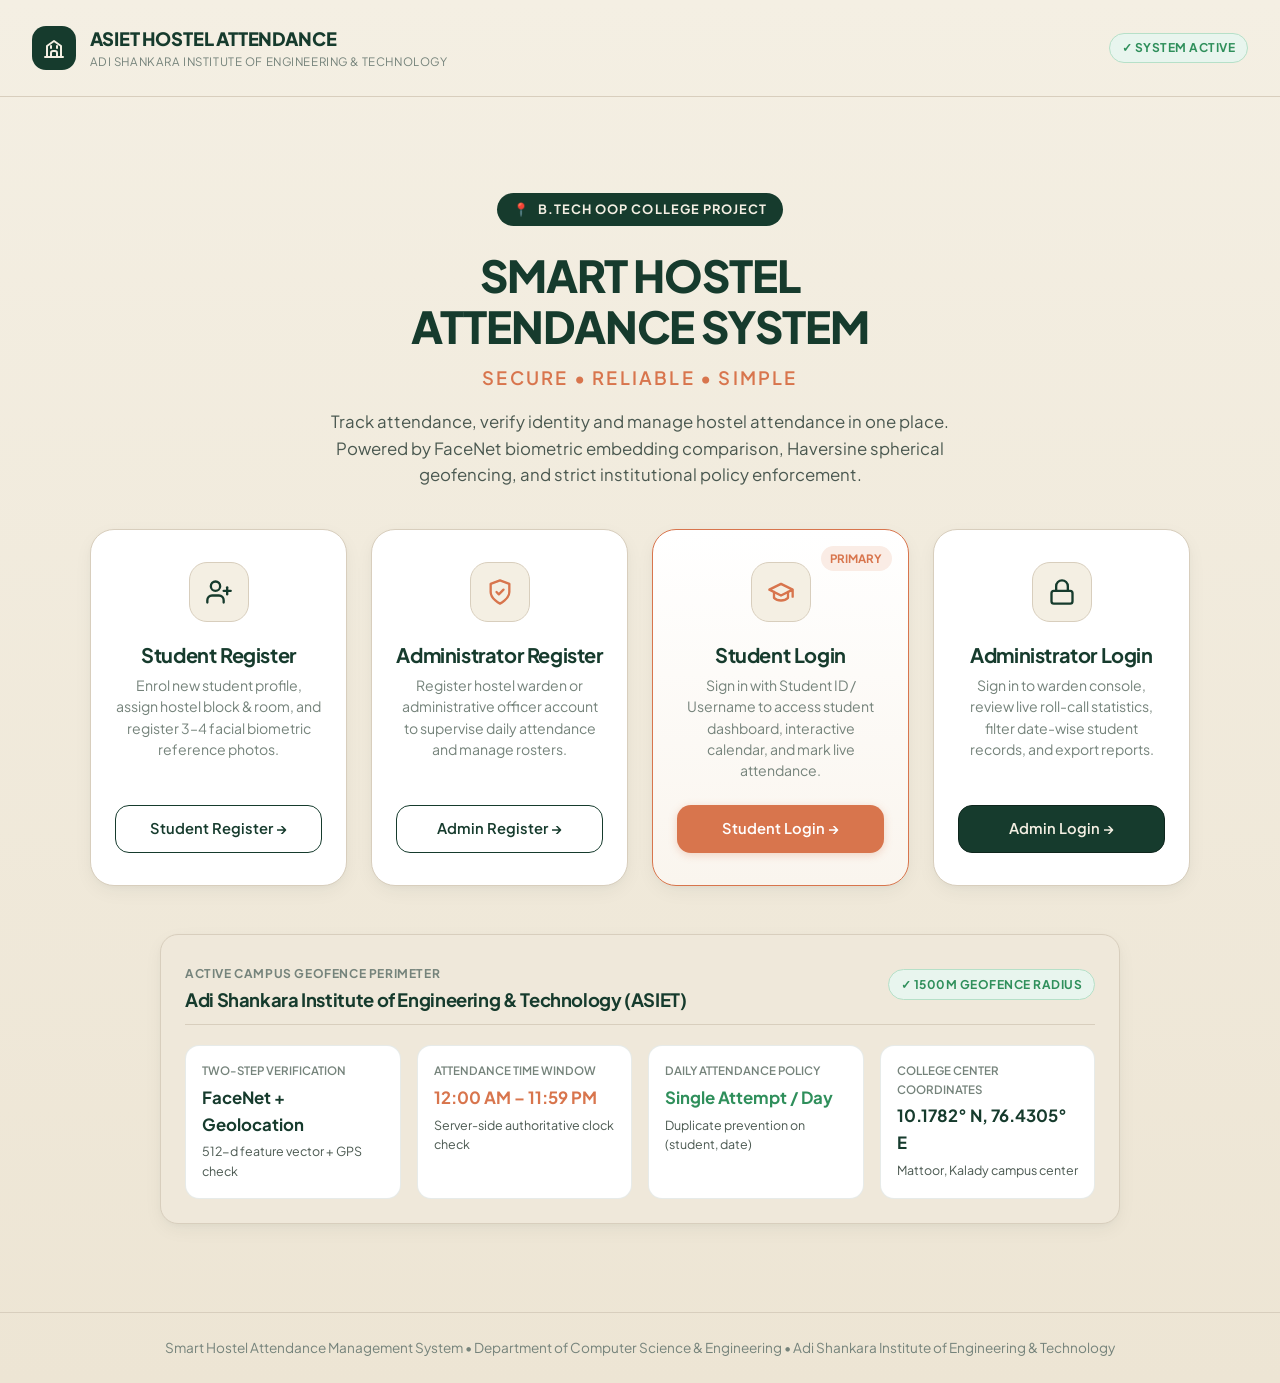
<file: frontend/index.html>
<!DOCTYPE html>
<html lang="en">
<head>
  <meta charset="UTF-8">
  <meta name="viewport" content="width=device-width, initial-scale=1.0">
  <title>Smart Hostel Attendance Management System | ASIET</title>
  <link rel="stylesheet" href="css/style.css">
</head>
<body style="background: linear-gradient(180deg, #F4EFE3 0%, #EDE5D4 100%);">

  <!-- Minimal Brand Header -->
  <header style="padding: 1.5rem 2rem; display: flex; justify-content: space-between; align-items: center; border-bottom: 1px solid var(--color-beige-border);">
    <div style="display: flex; align-items: center; gap: 0.85rem;">
      <div style="width: 44px; height: 44px; background: var(--color-forest-green); border-radius: var(--radius-md); display: flex; align-items: center; justify-content: center; color: var(--color-warm-cream);">
        <svg width="24" height="24" viewBox="0 0 24 24" fill="none" stroke="currentColor" stroke-width="2" stroke-linecap="round" stroke-linejoin="round"><path d="M3 21h18"/><path d="M5 21V10l7-5 7 5v11"/><path d="M9 21v-4a2 2 0 0 1 2-2h2a2 2 0 0 1 2 2v4"/><line x1="9" y1="10" x2="9" y2="12"/><line x1="15" y1="10" x2="15" y2="12"/></svg>
      </div>
      <div>
        <div style="font-weight: 800; font-size: 1.15rem; color: var(--color-forest-green); letter-spacing: -0.01em;">ASIET HOSTEL ATTENDANCE</div>
        <div style="font-size: 0.72rem; color: var(--text-muted); text-transform: uppercase; letter-spacing: 0.05em;">Adi Shankara Institute of Engineering & Technology</div>
      </div>
    </div>
    <div>
      <span class="badge badge-present">✓ SYSTEM ACTIVE</span>
    </div>
  </header>

  <!-- Hero Section -->
  <main class="container" style="flex: 1; display: flex; flex-direction: column; justify-content: center; padding-top: 2.5rem; padding-bottom: 3.5rem;">
    <div class="landing-hero">
      <div class="landing-badge">
        <span>📍</span> B.TECH OOP COLLEGE PROJECT
      </div>
      
      <h1 class="landing-title">
        SMART HOSTEL<br>ATTENDANCE SYSTEM
      </h1>
      
      <p class="landing-subtitle">
        Secure • Reliable • Simple
      </p>
      
      <p class="landing-desc">
        Track attendance, verify identity and manage hostel attendance in one place. Powered by FaceNet biometric embedding comparison, Haversine spherical geofencing, and strict institutional policy enforcement.
      </p>

      <!-- The 4 Major Options Required by User -->
      <div class="landing-options-grid">
        <!-- 1. Student Register -->
        <div class="landing-option-card">
          <div>
            <div class="option-icon" style="color: var(--color-forest-green);">
              <svg width="28" height="28" viewBox="0 0 24 24" fill="none" stroke="currentColor" stroke-width="2" stroke-linecap="round" stroke-linejoin="round"><path d="M16 21v-2a4 4 0 0 0-4-4H6a4 4 0 0 0-4 4v2"/><circle cx="9" cy="7" r="4"/><line x1="19" y1="8" x2="19" y2="14"/><line x1="22" y1="11" x2="16" y2="11"/></svg>
            </div>
            <h3 class="option-title">Student Register</h3>
            <p class="option-desc">Enrol new student profile, assign hostel block & room, and register 3–4 facial biometric reference photos.</p>
          </div>
          <a href="register.html" class="btn btn-outline btn-block">
            Student Register →
          </a>
        </div>

        <!-- 2. Administrator Register -->
        <div class="landing-option-card">
          <div>
            <div class="option-icon" style="color: var(--color-orange-accent);">
              <svg width="28" height="28" viewBox="0 0 24 24" fill="none" stroke="currentColor" stroke-width="2" stroke-linecap="round" stroke-linejoin="round"><path d="M12 22s8-4 8-10V5l-8-3-8 3v7c0 6 8 10 8 10z"/><path d="m9 12 2 2 4-4"/></svg>
            </div>
            <h3 class="option-title">Administrator Register</h3>
            <p class="option-desc">Register hostel warden or administrative officer account to supervise daily attendance and manage rosters.</p>
          </div>
          <a href="admin-register.html" class="btn btn-outline btn-block">
            Admin Register →
          </a>
        </div>

        <!-- 3. Student Login -->
        <div class="landing-option-card highlight">
          <span class="card-badge" style="background: var(--color-orange-subtle); color: var(--color-orange-accent);">PRIMARY</span>
          <div>
            <div class="option-icon" style="color: var(--color-orange-accent);">
              <svg width="28" height="28" viewBox="0 0 24 24" fill="none" stroke="currentColor" stroke-width="2" stroke-linecap="round" stroke-linejoin="round"><path d="M22 10v6M2 10l10-5 10 5-10 5z"/><path d="M6 12v5c3 3 9 3 12 0v-5"/></svg>
            </div>
            <h3 class="option-title">Student Login</h3>
            <p class="option-desc">Sign in with Student ID / Username to access student dashboard, interactive calendar, and mark live attendance.</p>
          </div>
          <a href="login.html" class="btn btn-primary btn-block">
            Student Login →
          </a>
        </div>

        <!-- 4. Administrator Login -->
        <div class="landing-option-card">
          <div>
            <div class="option-icon" style="color: var(--color-forest-green);">
              <svg width="28" height="28" viewBox="0 0 24 24" fill="none" stroke="currentColor" stroke-width="2" stroke-linecap="round" stroke-linejoin="round"><rect x="3" y="11" width="18" height="11" rx="2" ry="2"/><path d="M7 11V7a5 5 0 0 1 10 0v4"/></svg>
            </div>
            <h3 class="option-title">Administrator Login</h3>
            <p class="option-desc">Sign in to warden console, review live roll-call statistics, filter date-wise student records, and export reports.</p>
          </div>
          <a href="admin-login.html" class="btn btn-forest btn-block">
            Admin Login →
          </a>
        </div>
      </div>

      <!-- Campus Architecture Feature Overview (Warm Cream Card) -->
      <div class="card card-warm" style="max-width: 960px; margin: 0 auto; text-align: left; border-color: var(--color-beige-border);">
        <div style="display: flex; justify-content: space-between; align-items: center; border-bottom: 1px solid var(--color-beige-border); padding-bottom: 0.85rem; margin-bottom: 1.25rem; flex-wrap: wrap; gap: 0.75rem;">
          <div>
            <span style="font-size: 0.75rem; text-transform: uppercase; font-weight: 700; color: var(--text-muted); letter-spacing: 0.05em;">Active Campus Geofence Perimeter</span>
            <h4 style="font-size: 1.15rem; color: var(--color-forest-green); margin-top: 0.2rem;">Adi Shankara Institute of Engineering & Technology (ASIET)</h4>
          </div>
          <span class="badge badge-present">✓ 1500m GEOFENCE RADIUS</span>
        </div>

        <div style="display: grid; grid-template-columns: repeat(auto-fit, minmax(200px, 1fr)); gap: 1rem;">
          <div style="background: var(--bg-surface-card); padding: 1rem; border-radius: var(--radius-md); border: 1px solid var(--border-light);">
            <div style="font-size: 0.72rem; color: var(--text-muted); font-weight: 600; text-transform: uppercase;">Two-Step Verification</div>
            <div style="font-weight: 700; font-size: 1.05rem; color: var(--color-forest-green); margin: 0.25rem 0;">FaceNet + Geolocation</div>
            <div style="font-size: 0.78rem; color: var(--text-secondary);">512-d feature vector + GPS check</div>
          </div>

          <div style="background: var(--bg-surface-card); padding: 1rem; border-radius: var(--radius-md); border: 1px solid var(--border-light);">
            <div style="font-size: 0.72rem; color: var(--text-muted); font-weight: 600; text-transform: uppercase;">Attendance Time Window</div>
            <div style="font-weight: 700; font-size: 1.05rem; color: var(--color-orange-accent); margin: 0.25rem 0;">12:00 AM – 11:59 PM</div>
            <div style="font-size: 0.78rem; color: var(--text-secondary);">Server-side authoritative clock check</div>
          </div>

          <div style="background: var(--bg-surface-card); padding: 1rem; border-radius: var(--radius-md); border: 1px solid var(--border-light);">
            <div style="font-size: 0.72rem; color: var(--text-muted); font-weight: 600; text-transform: uppercase;">Daily Attendance Policy</div>
            <div style="font-weight: 700; font-size: 1.05rem; color: var(--status-present); margin: 0.25rem 0;">Single Attempt / Day</div>
            <div style="font-size: 0.78rem; color: var(--text-secondary);">Duplicate prevention on (student, date)</div>
          </div>

          <div style="background: var(--bg-surface-card); padding: 1rem; border-radius: var(--radius-md); border: 1px solid var(--border-light);">
            <div style="font-size: 0.72rem; color: var(--text-muted); font-weight: 600; text-transform: uppercase;">College Center Coordinates</div>
            <div style="font-weight: 700; font-size: 1.05rem; color: var(--color-forest-green); margin: 0.25rem 0;">10.1782° N, 76.4305° E</div>
            <div style="font-size: 0.78rem; color: var(--text-secondary);">Mattoor, Kalady campus center</div>
          </div>
        </div>
      </div>
    </div>
  </main>

  <!-- Footer -->
  <footer style="padding: 1.5rem 2rem; border-top: 1px solid var(--color-beige-border); text-align: center; font-size: 0.85rem; color: var(--text-muted);">
    Smart Hostel Attendance Management System • Department of Computer Science & Engineering • Adi Shankara Institute of Engineering & Technology
  </footer>

</body>
</html>
</file>
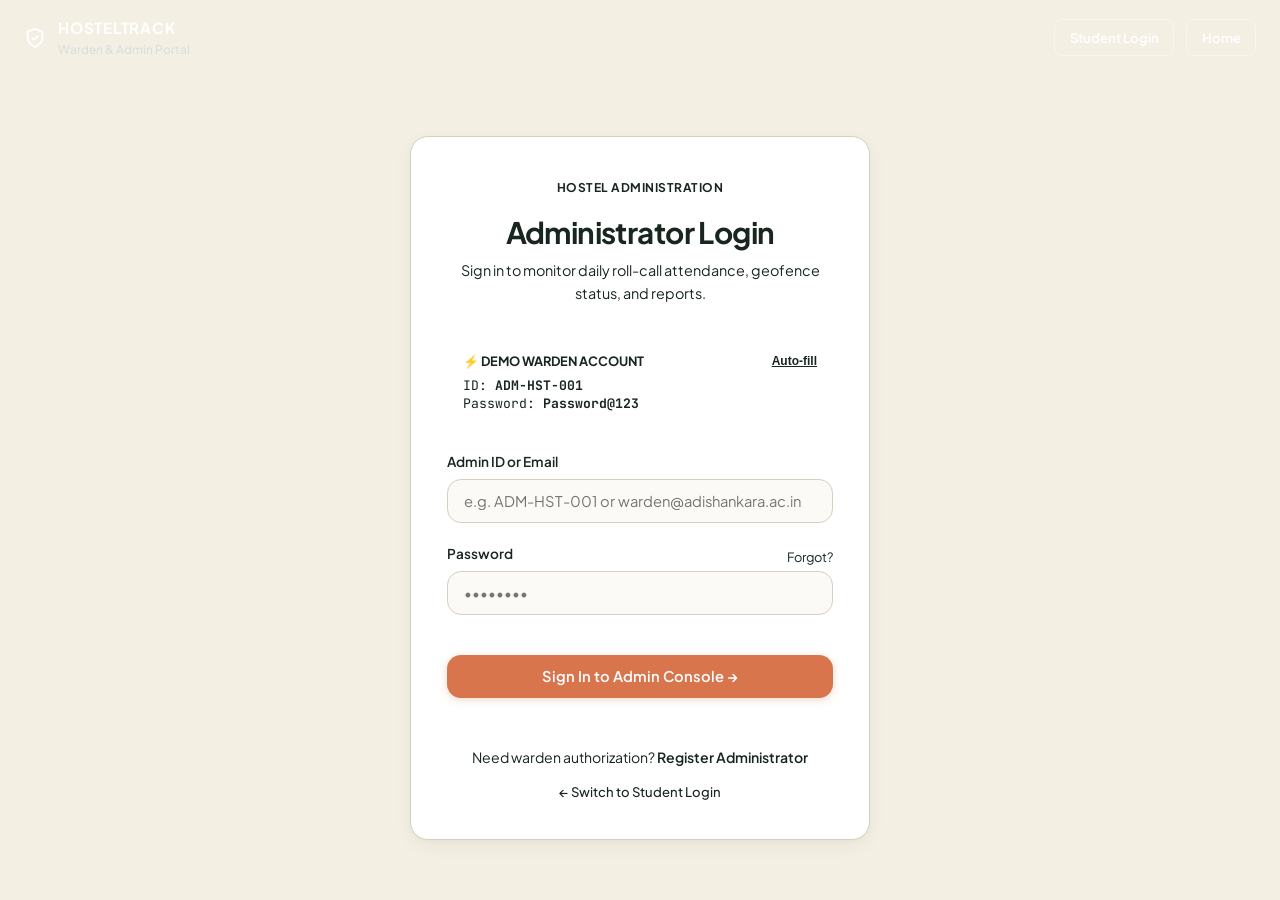
<file: frontend/admin-dashboard.html>
<!DOCTYPE html>
<html lang="en">
<head>
  <meta charset="UTF-8">
  <meta name="viewport" content="width=device-width, initial-scale=1.0">
  <title>Hostel Administrator Dashboard | Smart Hostel Attendance System</title>
  <link rel="stylesheet" href="css/style.css">
  <style>
    .donut-container {
      display: flex;
      align-items: center;
      gap: 2rem;
      flex-wrap: wrap;
    }
    .donut-chart-svg {
      width: 150px;
      height: 150px;
      transform: rotate(-90deg);
    }
    .donut-legend {
      display: flex;
      flex-direction: column;
      gap: 0.6rem;
      font-size: 0.88rem;
    }
    .legend-item {
      display: flex;
      align-items: center;
      gap: 0.5rem;
    }
    .legend-color {
      width: 12px;
      height: 12px;
      border-radius: 3px;
    }
    .modal-overlay {
      display: none;
      position: fixed;
      top: 0;
      left: 0;
      width: 100%;
      height: 100%;
      background: rgba(22, 59, 45, 0.45);
      backdrop-filter: blur(4px);
      z-index: 1000;
      align-items: center;
      justify-content: center;
      padding: 1.5rem;
    }
  </style>
</head>
<body>

  <!-- Mobile Top Bar Header -->
  <header class="mobile-header">
    <div style="display: flex; align-items: center; gap: 0.6rem;">
      <span style="display: flex; align-items: center; color: #fff;"><svg width="22" height="22" viewBox="0 0 24 24" fill="none" stroke="currentColor" stroke-width="2" stroke-linecap="round" stroke-linejoin="round"><path d="M12 22s8-4 8-10V5l-8-3-8 3v7c0 6 8 10 8 10z"/><path d="m9 12 2 2 4-4"/></svg></span>
      <span class="mobile-brand">Admin Console</span>
    </div>
    <button class="btn btn-sm btn-outline" onclick="Auth.logout()" style="color: #fff; border-color: rgba(255,255,255,0.4); padding: 0.25rem 0.6rem;">
      Logout
    </button>
  </header>

  <div class="app-layout">
    <!-- Desktop Left Navigation Sidebar (Dark Forest Green #163B2D) -->
    <aside class="sidebar" id="sidebar">
      <div class="sidebar-header">
        <div class="sidebar-logo-icon">
          <svg width="22" height="22" viewBox="0 0 24 24" fill="none" stroke="currentColor" stroke-width="2" stroke-linecap="round" stroke-linejoin="round"><path d="M12 22s8-4 8-10V5l-8-3-8 3v7c0 6 8 10 8 10z"/><path d="m9 12 2 2 4-4"/></svg>
        </div>
        <div>
          <div class="sidebar-brand-name">HOSTELTRACK</div>
          <div class="sidebar-brand-sub">WARDEN ADMIN</div>
        </div>
      </div>

      <ul class="sidebar-nav">
        <li>
          <a href="admin-dashboard.html" class="sidebar-link active">
            <span class="link-icon">📊</span>
            <span>Roll-Call Overview</span>
          </a>
        </li>
        <li>
          <a href="admin-students.html" class="sidebar-link">
            <span class="link-icon">👥</span>
            <span>Resident Students</span>
          </a>
        </li>
        <li>
          <a href="javascript:void(0)" onclick="AdminDashboardController.openSettingsModal()" class="sidebar-link">
            <span class="link-icon">📍</span>
            <span>Geofence & Rules</span>
          </a>
        </li>
        <li>
          <a href="javascript:void(0)" onclick="AdminDashboardController.exportCsv()" class="sidebar-link">
            <span class="link-icon">📥</span>
            <span>Export CSV</span>
          </a>
        </li>
        <li style="margin-top: auto;">
          <a href="javascript:void(0)" onclick="Auth.logout()" class="sidebar-link" style="color: #F1C4BF;">
            <span class="link-icon">🚪</span>
            <span>Logout</span>
          </a>
        </li>
      </ul>

      <div class="sidebar-footer">
        <div class="user-badge">
          <div class="user-avatar" id="admin-sidebar-avatar">W</div>
          <div class="user-info">
            <div class="user-name" id="admin-sidebar-name">Warden</div>
            <div class="user-role" id="admin-sidebar-role">Administrator</div>
          </div>
        </div>
      </div>
    </aside>

    <!-- Main Content Area -->
    <main class="main-wrapper">
      <!-- Topbar Header -->
      <div class="topbar">
        <div>
          <h1 class="topbar-greeting">
            <span id="admin-greeting">Good Morning</span>, <span id="admin-name-display">Warden</span>
          </h1>
          <p class="topbar-subtitle">
            Hostel: <strong id="admin-hostel-display" style="color: var(--color-primary);">Adi Shankara Main Campus Hostel</strong> • 
            <span id="admin-header-date" style="font-weight: 600; color: var(--color-accent);">September 26, 2026</span>
          </p>
        </div>

        <div class="topbar-actions" style="display: flex; gap: 0.75rem; align-items: center; flex-wrap: wrap;">
          <div style="display: flex; align-items: center; gap: 0.5rem; background: var(--color-surface); padding: 0.35rem 0.75rem; border-radius: var(--radius-sm); border: 1px solid var(--color-card-border);">
            <label for="admin-date-picker" style="font-size: 0.8rem; font-weight: 600; color: var(--color-text-secondary);">Date:</label>
            <input 
              type="date" 
              id="admin-date-picker" 
              class="form-control" 
              style="padding: 0.25rem 0.5rem; font-size: 0.85rem; width: auto; border: none; background: transparent;"
              onchange="AdminDashboardController.onDateFilterChange()"
            >
          </div>

          <button type="button" class="btn btn-secondary btn-sm" onclick="AdminDashboardController.exportCsv()">
            <span>📥</span> Export CSV
          </button>
        </div>
      </div>

      <!-- 4 MAJOR SUMMARY CARDS -->
      <div class="stats-grid" style="margin-bottom: 1.5rem;">
        <!-- Card 1: Total Students -->
        <div class="stat-card">
          <span class="stat-label">Total Resident Students</span>
          <div class="stat-value" id="stat-total-students">0</div>
          <span class="stat-trend" style="color: var(--color-text-secondary);">Enrolled hostel residents</span>
        </div>

        <!-- Card 2: Present (Green) -->
        <div class="stat-card" style="border-left: 4px solid var(--color-success);">
          <span class="stat-label" style="color: var(--color-success);">Present (Roll-Call)</span>
          <div class="stat-value" id="stat-present-count" style="color: var(--color-success);">0</div>
          <span class="stat-trend" style="color: var(--color-success);">Face & GPS Verified</span>
        </div>

        <!-- Card 3: Absent (Red) -->
        <div class="stat-card" style="border-left: 4px solid var(--color-alert);">
          <span class="stat-label" style="color: var(--color-alert);">Absent / Outside</span>
          <div class="stat-value" id="stat-absent-count" style="color: var(--color-alert);">0</div>
          <span class="stat-trend" style="color: var(--color-alert);">Marked or auto-closed</span>
        </div>

        <!-- Card 4: Not Marked (Grey) -->
        <div class="stat-card" style="border-left: 4px solid var(--color-text-secondary);">
          <span class="stat-label" style="color: var(--color-text-secondary);">Awaiting Roll-Call</span>
          <div class="stat-value" id="stat-not-marked-count" style="color: var(--color-text-secondary);">0</div>
          <span class="stat-trend" style="color: var(--color-text-secondary);">Window open (09:00 - 17:00)</span>
        </div>
      </div>

      <!-- Analytics & Geofence Overview (Donut Chart + Rules Card) -->
      <div style="display: grid; grid-template-columns: repeat(auto-fit, minmax(320px, 1fr)); gap: 1.25rem; margin-bottom: 1.5rem;">
        
        <!-- Donut Chart Card -->
        <div class="card">
          <div class="card-header">
            <h3 class="card-title">Attendance Distribution</h3>
            <span class="badge badge-present" id="stat-compliance-badge">0% Turnout</span>
          </div>

          <div class="donut-container">
            <div style="position: relative; width: 150px; height: 150px; flex-shrink: 0;">
              <svg class="donut-chart-svg" viewBox="0 0 42 42">
                <!-- Base background circle -->
                <circle cx="21" cy="21" r="15.91549430918954" fill="transparent" stroke="#E8E0D1" stroke-width="5"></circle>
                <!-- Present segment (Green) -->
                <circle id="donut-present" cx="21" cy="21" r="15.91549430918954" fill="transparent" stroke="#2F8F5B" stroke-width="5" stroke-dasharray="0 100" stroke-dashoffset="0"></circle>
                <!-- Absent segment (Red) -->
                <circle id="donut-absent" cx="21" cy="21" r="15.91549430918954" fill="transparent" stroke="#C85A50" stroke-width="5" stroke-dasharray="0 100" stroke-dashoffset="0"></circle>
                <!-- Not Marked segment (Grey) -->
                <circle id="donut-notmarked" cx="21" cy="21" r="15.91549430918954" fill="transparent" stroke="#8B8B82" stroke-width="5" stroke-dasharray="0 100" stroke-dashoffset="0"></circle>
              </svg>
              <!-- Center percentage label -->
              <div style="position: absolute; top: 0; left: 0; width: 100%; height: 100%; display: flex; flex-direction: column; align-items: center; justify-content: center; pointer-events: none;">
                <span id="donut-center-pct" style="font-size: 1.35rem; font-weight: 700; color: var(--color-primary); line-height: 1;">0%</span>
                <span style="font-size: 0.65rem; color: var(--color-text-secondary); text-transform: uppercase;">Present</span>
              </div>
            </div>

            <div class="donut-legend">
              <div class="legend-item">
                <span class="legend-color" style="background: var(--color-success);"></span>
                <span>Present: <strong id="legend-present">0</strong></span>
              </div>
              <div class="legend-item">
                <span class="legend-color" style="background: var(--color-alert);"></span>
                <span>Absent: <strong id="legend-absent">0</strong></span>
              </div>
              <div class="legend-item">
                <span class="legend-color" style="background: var(--color-neutral-grey);"></span>
                <span>Not Marked: <strong id="legend-notmarked">0</strong></span>
              </div>
            </div>
          </div>
        </div>

        <!-- Institutional Geofence & Rules Card -->
        <div class="card">
          <div class="card-header">
            <h3 class="card-title">Enforced Verification Rules</h3>
            <button class="btn btn-sm btn-outline" onclick="AdminDashboardController.openSettingsModal()">
              ⚙️ Modify
            </button>
          </div>
          <div style="display: flex; flex-direction: column; gap: 0.75rem; font-size: 0.88rem;">
            <div style="display: flex; justify-content: space-between; border-bottom: 1px solid var(--color-card-border); padding-bottom: 0.5rem;">
              <span style="color: var(--color-text-secondary);">Hostel GPS Coordinates</span>
              <strong style="font-family: var(--font-mono); color: var(--color-primary);" id="rule-coords">10.1782° N, 76.4305° E</strong>
            </div>
            <div style="display: flex; justify-content: space-between; border-bottom: 1px solid var(--color-card-border); padding-bottom: 0.5rem;">
              <span style="color: var(--color-text-secondary);">Allowed Geofence Radius</span>
              <strong style="color: var(--color-accent);" id="rule-radius">1500 meters (1.5 km)</strong>
            </div>
            <div style="display: flex; justify-content: space-between; border-bottom: 1px solid var(--color-card-border); padding-bottom: 0.5rem;">
              <span style="color: var(--color-text-secondary);">Roll-Call Time Window</span>
              <strong style="color: var(--color-primary);" id="rule-window">09:00 AM – 05:00 PM</strong>
            </div>
            <div style="display: flex; justify-content: space-between;">
              <span style="color: var(--color-text-secondary);">Biometric Engine</span>
              <strong style="color: var(--color-success);">FaceNet 512-d (Zero OpenCV)</strong>
            </div>
          </div>
        </div>

      </div>

      <!-- ATTENDANCE REGISTER TABLE SECTION -->
      <div class="card" style="padding: 1.25rem;">
        <div style="display: flex; justify-content: space-between; align-items: center; margin-bottom: 1.25rem; flex-wrap: wrap; gap: 0.75rem;">
          <div>
            <h3 class="card-title" style="margin: 0;">Resident Roll-Call Register</h3>
            <span style="font-size: 0.85rem; color: var(--color-text-secondary);">Click any student row to view full details and recent check-in log.</span>
          </div>

          <!-- Search and Filter Controls -->
          <div style="display: flex; gap: 0.5rem; flex-wrap: wrap;">
            <input 
              type="text" 
              id="admin-student-search" 
              class="form-control" 
              placeholder="Search name, ID, room..." 
              style="width: 220px; font-size: 0.85rem; padding: 0.4rem 0.75rem;"
              oninput="AdminDashboardController.filterTable()"
            >
            <select id="admin-status-filter" class="form-control" style="width: auto; font-size: 0.85rem; padding: 0.4rem 0.75rem;" onchange="AdminDashboardController.filterTable()">
              <option value="ALL">All Statuses</option>
              <option value="PRESENT">Present</option>
              <option value="ABSENT">Absent</option>
              <option value="NOT_MARKED">Not Marked</option>
            </select>
          </div>
        </div>

        <!-- Table -->
        <div class="table-container">
          <table class="data-table">
            <thead>
              <tr>
                <th>Student ID</th>
                <th>Resident Name</th>
                <th>Room</th>
                <th>Program</th>
                <th>Roll-Call Status</th>
                <th>Geofence Status</th>
                <th>Time</th>
                <th>Distance</th>
                <th>Action</th>
              </tr>
            </thead>
            <tbody id="admin-attendance-tbody">
              <tr>
                <td colspan="9" style="text-align: center; padding: 2.5rem; color: var(--color-text-secondary);">
                  Loading attendance records...
                </td>
              </tr>
            </tbody>
          </table>
        </div>
      </div>

    </main>
  </div>

  <!-- Mobile Bottom Navigation Bar -->
  <nav class="mobile-bottom-nav">
    <ul class="mobile-nav-items">
      <li>
        <a href="admin-dashboard.html" class="mobile-nav-link active">
          <span class="nav-icon">📊</span>
          <span>Overview</span>
        </a>
      </li>
      <li>
        <a href="admin-students.html" class="mobile-nav-link">
          <span class="nav-icon">👥</span>
          <span>Students</span>
        </a>
      </li>
      <li>
        <a href="javascript:void(0)" onclick="AdminDashboardController.openSettingsModal()" class="mobile-nav-link">
          <span class="nav-icon">⚙️</span>
          <span>Rules</span>
        </a>
      </li>
      <li>
        <a href="javascript:void(0)" onclick="AdminDashboardController.exportCsv()" class="mobile-nav-link">
          <span class="nav-icon">📥</span>
          <span>Export</span>
        </a>
      </li>
    </ul>
  </nav>

  <!-- STUDENT DETAIL MODAL -->
  <div id="student-detail-modal" class="modal-overlay">
    <div class="card" style="width: 100%; max-width: 600px; max-height: 90vh; overflow-y: auto; padding: 1.75rem; position: relative;">
      <div style="display: flex; justify-content: space-between; align-items: flex-start; margin-bottom: 1.25rem; border-bottom: 1px solid var(--color-card-border); padding-bottom: 0.75rem;">
        <div>
          <span class="badge badge-neutral" style="font-size: 0.75rem;">Resident Record</span>
          <h3 id="modal-student-name" style="margin: 0.25rem 0 0 0; font-size: 1.35rem; color: var(--color-primary);">Student Name</h3>
          <span id="modal-student-id" style="font-family: var(--font-mono); font-size: 0.85rem; color: var(--color-accent);">ASIET2024CS000</span>
        </div>
        <button onclick="AdminDashboardController.closeModal()" style="background: none; border: none; font-size: 1.5rem; color: var(--color-text-secondary); cursor: pointer;">&times;</button>
      </div>

      <div style="display: grid; grid-template-columns: 1fr 1fr; gap: 1rem; font-size: 0.88rem; background: var(--color-cream); padding: 1rem; border-radius: var(--radius-md); border: 1px solid var(--color-card-border); margin-bottom: 1.25rem;">
        <div>
          <span style="font-size: 0.75rem; color: var(--color-text-secondary); text-transform: uppercase;">Hostel & Room</span>
          <div id="modal-room-hostel" style="font-weight: 600; color: var(--color-primary);">Room A-101 • Main Hostel</div>
        </div>
        <div>
          <span style="font-size: 0.75rem; color: var(--color-text-secondary); text-transform: uppercase;">Overall Attendance</span>
          <div id="modal-percentage" style="font-size: 1.2rem; font-weight: 700; color: var(--color-success);">92.5%</div>
        </div>
        <div>
          <span style="font-size: 0.75rem; color: var(--color-text-secondary); text-transform: uppercase;">Course & Year</span>
          <div id="modal-course" style="color: var(--color-text-primary);">B.Tech CSE (3rd Year)</div>
        </div>
        <div>
          <span style="font-size: 0.75rem; color: var(--color-text-secondary); text-transform: uppercase;">Contact Phone</span>
          <div id="modal-contact" style="color: var(--color-text-primary);">+91 98765 43210</div>
        </div>
        <div style="grid-column: span 2;">
          <span style="font-size: 0.75rem; color: var(--color-text-secondary); text-transform: uppercase;">Biometric Profile</span>
          <div id="modal-face-status" style="margin-top: 0.2rem;">
            <span class="badge badge-present">FaceNet 512-d Enrolled</span>
          </div>
        </div>
      </div>

      <!-- Recent History in Modal -->
      <h4 style="margin: 0 0 0.5rem 0; font-size: 0.95rem; color: var(--color-primary);">Recent Check-Ins</h4>
      <div class="table-container" style="max-height: 180px; overflow-y: auto;">
        <table class="data-table" style="font-size: 0.82rem;">
          <thead>
            <tr>
              <th>Date</th>
              <th>Status</th>
              <th>Time</th>
              <th>Distance</th>
            </tr>
          </thead>
          <tbody id="modal-history-tbody">
            <tr>
              <td colspan="4" style="text-align: center; color: var(--color-text-secondary);">No records.</td>
            </tr>
          </tbody>
        </table>
      </div>

      <div style="margin-top: 1.25rem; display: flex; justify-content: flex-end;">
        <button class="btn btn-secondary btn-sm" onclick="AdminDashboardController.closeModal()">Close</button>
      </div>
    </div>
  </div>

  <!-- GEOFENCE & RULES SETTINGS MODAL -->
  <div id="settings-modal" class="modal-overlay">
    <div class="card" style="width: 100%; max-width: 500px; padding: 1.75rem; position: relative;">
      <div style="display: flex; justify-content: space-between; align-items: center; margin-bottom: 1.25rem; border-bottom: 1px solid var(--color-card-border); padding-bottom: 0.75rem;">
        <h3 style="margin: 0; font-size: 1.25rem; color: var(--color-primary);">📍 Geofence & Roll-Call Settings</h3>
        <button onclick="AdminDashboardController.closeSettingsModal()" style="background: none; border: none; font-size: 1.5rem; color: var(--color-text-secondary); cursor: pointer;">&times;</button>
      </div>

      <form id="settings-form" onsubmit="AdminDashboardController.saveSettings(event)">
        <div class="form-group">
          <label class="form-label">Hostel Center Latitude</label>
          <input type="number" step="any" id="set-lat" class="form-control" value="10.1782" required>
          <span class="form-hint">ASIET Kalady: 10.1782</span>
        </div>

        <div class="form-group">
          <label class="form-label">Hostel Center Longitude</label>
          <input type="number" step="any" id="set-lon" class="form-control" value="76.4305" required>
          <span class="form-hint">ASIET Kalady: 76.4305</span>
        </div>

        <div class="form-group">
          <label class="form-label">Allowed Radius (Meters)</label>
          <input type="number" id="set-radius" class="form-control" value="1500" min="50" max="10000" required>
          <span class="form-hint">Default: 1500m (Campus geofence perimeter)</span>
        </div>

        <div style="display: grid; grid-template-columns: 1fr 1fr; gap: 0.75rem;">
          <div class="form-group">
            <label class="form-label">Window Start</label>
            <input type="time" id="set-start" class="form-control" value="09:00" required>
          </div>
          <div class="form-group">
            <label class="form-label">Window End</label>
            <input type="time" id="set-end" class="form-control" value="17:00" required>
          </div>
        </div>

        <div style="display: flex; justify-content: flex-end; gap: 0.75rem; margin-top: 1.25rem;">
          <button type="button" class="btn btn-secondary btn-sm" onclick="AdminDashboardController.closeSettingsModal()">Cancel</button>
          <button type="submit" class="btn btn-primary btn-sm">Save Rules</button>
        </div>
      </form>
    </div>
  </div>

  <script src="js/config.js"></script>
  <script src="js/auth.js"></script>
  <script src="js/admin-dashboard.js"></script>
</body>
</html>
</file>
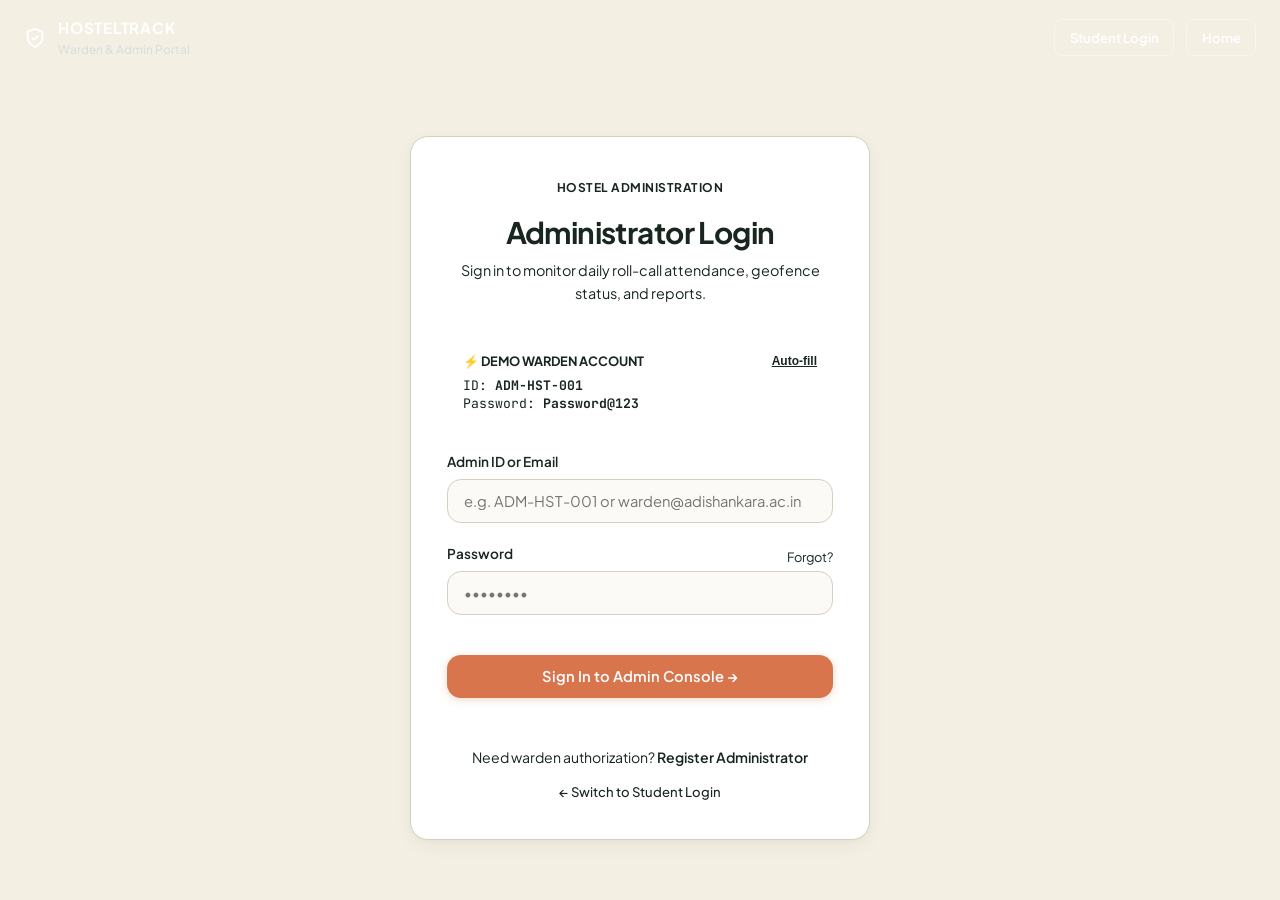
<file: frontend/admin-login.html>
<!DOCTYPE html>
<html lang="en">
<head>
  <meta charset="UTF-8">
  <meta name="viewport" content="width=device-width, initial-scale=1.0">
  <title>Hostel Administrator Login | Smart Hostel Attendance System</title>
  <link rel="stylesheet" href="css/style.css">
</head>
<body style="display: flex; flex-direction: column; min-height: 100vh;">

  <!-- Simple Header -->
  <header style="background: var(--color-primary); color: #fff; padding: 1rem 1.5rem; display: flex; justify-content: space-between; align-items: center;">
    <a href="index.html" style="display: flex; align-items: center; gap: 0.75rem; text-decoration: none; color: #fff;">
      <span style="display: flex; align-items: center; color: #fff;"><svg width="22" height="22" viewBox="0 0 24 24" fill="none" stroke="currentColor" stroke-width="2" stroke-linecap="round" stroke-linejoin="round"><path d="M12 22s8-4 8-10V5l-8-3-8 3v7c0 6 8 10 8 10z"/><path d="m9 12 2 2 4-4"/></svg></span>
      <div>
        <div style="font-weight: 700; letter-spacing: 0.05em; font-size: 0.95rem;">HOSTELTRACK</div>
        <div style="font-size: 0.75rem; color: #D4DDD8;">Warden & Admin Portal</div>
      </div>
    </a>
    <div style="display: flex; gap: 0.75rem;">
      <a href="login.html" class="btn btn-sm btn-outline" style="color: #fff; border-color: rgba(255,255,255,0.4);">Student Login</a>
      <a href="index.html" class="btn btn-sm btn-outline" style="color: #fff; border-color: rgba(255,255,255,0.4);">Home</a>
    </div>
  </header>

  <!-- Login Container -->
  <main style="flex-grow: 1; display: flex; align-items: center; justify-content: center; padding: 2.5rem 1rem;">
    <div class="card" style="max-width: 460px; width: 100%; padding: 2.25rem;">
      
      <div style="text-align: center; margin-bottom: 2rem;">
        <span class="badge badge-neutral" style="margin-bottom: 0.5rem;">Hostel Administration</span>
        <h1 style="font-size: 1.85rem; margin: 0.25rem 0 0.5rem 0; color: var(--color-primary);">Administrator Login</h1>
        <p style="font-size: 0.9rem; color: var(--color-text-secondary); margin: 0;">
          Sign in to monitor daily roll-call attendance, geofence status, and reports.
        </p>
      </div>

      <!-- Quick Demo Credentials Box -->
      <div style="background: var(--color-cream); border: 1px solid var(--color-card-border); border-radius: var(--radius-md); padding: 0.85rem 1rem; margin-bottom: 1.5rem;">
        <div style="font-size: 0.8rem; font-weight: 700; color: var(--color-primary); margin-bottom: 0.35rem; display: flex; align-items: center; justify-content: space-between;">
          <span>⚡ DEMO WARDEN ACCOUNT</span>
          <button type="button" onclick="fillAdminDemo()" style="background: none; border: none; font-size: 0.75rem; font-weight: 700; color: var(--color-accent); cursor: pointer; text-decoration: underline;">
            Auto-fill
          </button>
        </div>
        <div style="font-size: 0.82rem; font-family: var(--font-mono); color: var(--color-text-secondary); line-height: 1.4;">
          ID: <strong style="color: var(--color-text-primary);">ADM-HST-001</strong><br>
          Password: <strong style="color: var(--color-text-primary);">Password@123</strong>
        </div>
      </div>

      <form id="admin-login-form">
        <div class="form-group">
          <label class="form-label" for="admin-identifier">Admin ID or Email</label>
          <input 
            type="text" 
            id="admin-identifier" 
            class="form-control" 
            placeholder="e.g. ADM-HST-001 or warden@adishankara.ac.in" 
            required 
            autocomplete="username"
          >
        </div>

        <div class="form-group">
          <div style="display: flex; justify-content: space-between; align-items: center;">
            <label class="form-label" for="admin-password">Password</label>
            <a href="javascript:void(0)" onclick="showToast('For password resets, contact the institutional IT administrator.', 'info')" style="font-size: 0.8rem; color: var(--color-accent);">Forgot?</a>
          </div>
          <input 
            type="password" 
            id="admin-password" 
            class="form-control" 
            placeholder="••••••••" 
            required 
            autocomplete="current-password"
          >
        </div>

        <button type="submit" id="admin-login-btn" class="btn btn-primary btn-block" style="margin-top: 1.25rem;">
          Sign In to Admin Console →
        </button>
      </form>

      <div style="text-align: center; margin-top: 1.75rem; padding-top: 1.25rem; border-top: 1px solid var(--color-card-border); font-size: 0.88rem;">
        <p style="margin: 0; color: var(--color-text-secondary);">
          Need warden authorization? 
          <a href="admin-register.html" style="font-weight: 600; color: var(--color-accent);">Register Administrator</a>
        </p>
        <div style="margin-top: 0.75rem;">
          <a href="login.html" style="font-size: 0.82rem; color: var(--color-primary); font-weight: 500;">
            &larr; Switch to Student Login
          </a>
        </div>
      </div>

    </div>
  </main>

  <script src="js/config.js"></script>
  <script src="js/auth.js"></script>
  <script>
    function fillAdminDemo() {
      document.getElementById('admin-identifier').value = 'ADM-HST-001';
      document.getElementById('admin-password').value = 'Password@123';
    }

    document.addEventListener('DOMContentLoaded', () => {
      Auth.redirectIfLoggedIn();

      const form = document.getElementById('admin-login-form');
      form.addEventListener('submit', async (e) => {
        e.preventDefault();
        const identifier = document.getElementById('admin-identifier').value.trim();
        const password = document.getElementById('admin-password').value;
        const btn = document.getElementById('admin-login-btn');

        btn.disabled = true;
        btn.innerHTML = 'Authenticating Warden...';

        try {
          const result = await Auth.loginAdmin(identifier, password);
          if (result.success) {
            showToast('Administrator authenticated successfully!', 'success');
            setTimeout(() => {
              window.location.href = 'admin-dashboard.html';
            }, 600);
          } else {
            showToast(result.message || 'Invalid administrator credentials', 'error');
            btn.disabled = false;
            btn.innerHTML = 'Sign In to Admin Console →';
          }
        } catch (err) {
          showToast('An unexpected error occurred during admin authentication', 'error');
          btn.disabled = false;
          btn.innerHTML = 'Sign In to Admin Console →';
        }
      });
    });
  </script>
</body>
</html>
</file>
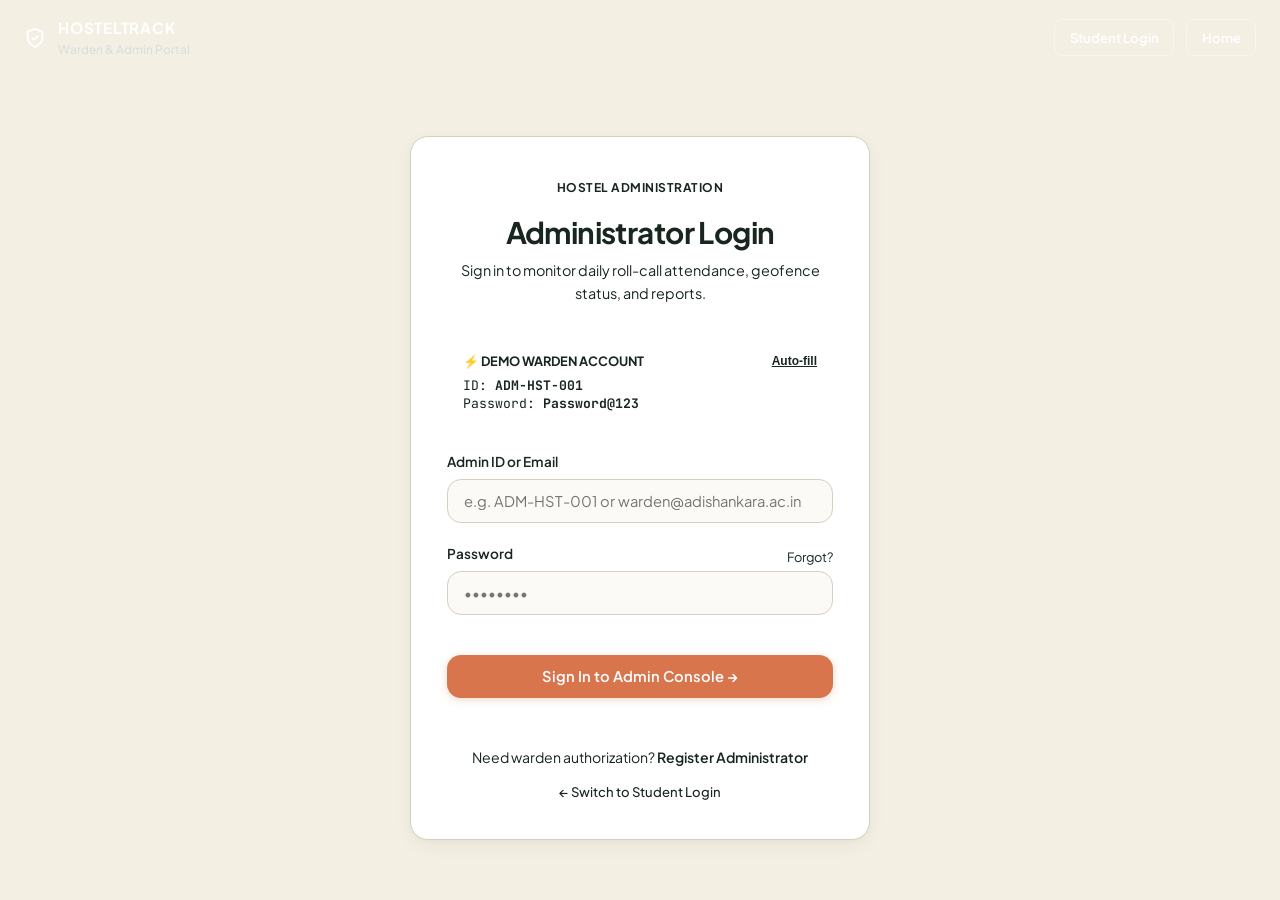
<file: frontend/admin-profile.html>
<!DOCTYPE html>
<html lang="en">
<head>
  <meta charset="UTF-8">
  <meta name="viewport" content="width=device-width, initial-scale=1.0">
  <title>Administrator Profile | HostelTrack</title>
  <link rel="stylesheet" href="css/style.css">
</head>
<body>

  <!-- Navigation Bar -->
  <nav class="navbar">
    <div class="container nav-container">
      <a href="admin-dashboard.html" class="nav-brand">
        <div class="brand-icon">
          <svg width="22" height="22" viewBox="0 0 24 24" fill="none" stroke="currentColor" stroke-width="2" stroke-linecap="round" stroke-linejoin="round"><path d="M12 22s8-4 8-10V5l-8-3-8 3v7c0 6 8 10 8 10z"/><path d="m9 12 2 2 4-4"/></svg>
        </div>
        <div class="brand-info">
          <span class="brand-title">HostelTrack</span>
          <span class="brand-subtitle">Administrator Profile</span>
        </div>
      </a>
      
      <ul class="nav-menu" id="nav-menu-list">
        <li><a href="admin-dashboard.html" class="nav-link">Dashboard</a></li>
        <li><a href="admin-dashboard.html#attendance-table-section" class="nav-link">Attendance</a></li>
        <li><a href="admin-students.html" class="nav-link">Students</a></li>
        <li><a href="admin-profile.html" class="nav-link active">Profile</a></li>
      </ul>

      <div class="nav-actions" id="nav-auth-section">
        <!-- Rendered by Auth.initNav() -->
      </div>

      <button class="mobile-toggle" onclick="toggleMobileNav()" aria-label="Toggle Navigation">☰</button>
    </div>
  </nav>

  <!-- Admin Profile Main Container -->
  <main class="container container-narrow" style="padding-top: 2.5rem; padding-bottom: 5rem;">
    <div style="margin-bottom: 2rem;">
      <span class="badge badge-neutral" style="margin-bottom: 0.4rem;">Staff Record</span>
      <h1 style="font-size: 2.1rem;">Administrator Profile</h1>
      <p style="font-size: 0.95rem; margin-top: 0.25rem;">
        Hostel Warden administration credentials and residential jurisdiction.
      </p>
    </div>

    <div style="display: grid; grid-template-columns: repeat(auto-fit, minmax(320px, 1fr)); gap: 1.75rem;">
      <!-- Card 1: Admin Personal & Staff Details -->
      <div class="card">
        <div class="card-header">
          <h3 class="card-title">Staff Information</h3>
          <span id="admin-prof-id" class="badge badge-neutral">ADM-HST-001</span>
        </div>

        <div style="display: flex; flex-direction: column; gap: 1rem; font-size: 0.9rem;">
          <div>
            <span class="stat-label">Full Name & Designation</span>
            <div id="admin-prof-name" style="font-weight: 600; color: var(--color-deep-brown); margin-top: 0.15rem;">
              Prof. K. Narayanan (Warden)
            </div>
          </div>
          <div>
            <span class="stat-label">Institutional Email</span>
            <div id="admin-prof-email" style="font-weight: 600; color: var(--color-deep-brown); margin-top: 0.15rem;">
              warden@adishankara.ac.in
            </div>
          </div>
          <div>
            <span class="stat-label">Contact Phone</span>
            <div id="admin-prof-phone" style="font-weight: 600; color: var(--color-deep-brown); margin-top: 0.15rem;">
              +91 94471 23456
            </div>
          </div>
          <div>
            <span class="stat-label">System Role</span>
            <div style="font-weight: 600; color: var(--status-present); margin-top: 0.15rem;">
              HOSTEL ADMINISTRATOR (Warden)
            </div>
          </div>
        </div>
      </div>

      <!-- Card 2: Assigned Hostel Block Jurisdiction -->
      <div class="card card-warm">
        <div class="card-header">
          <h3 class="card-title">Assigned Jurisdiction</h3>
          <span class="badge badge-present">Active Oversight</span>
        </div>

        <div style="display: flex; flex-direction: column; gap: 1rem; font-size: 0.9rem;">
          <div>
            <span class="stat-label">Hostel Name</span>
            <div id="admin-prof-hostel" style="font-weight: 600; color: var(--color-warm-brown); margin-top: 0.15rem;">
              Adi Shankara Institute Main Campus Hostel
            </div>
          </div>
          <div>
            <span class="stat-label">Institution</span>
            <div style="font-weight: 600; color: var(--color-deep-brown); margin-top: 0.15rem;">
              Adi Shankara Institute of Science and Technology
            </div>
            <div style="font-size: 0.82rem; color: var(--text-muted);">
              Kalady, Ernakulam, Kerala - 683574
            </div>
          </div>
          <div>
            <span class="stat-label">Geofence Parameters</span>
            <div style="font-family: var(--font-mono); font-size: 0.85rem; color: var(--color-deep-brown); margin-top: 0.15rem;">
              Radius: 1500m (1.5km) • Haversine Mode
            </div>
          </div>
        </div>
      </div>
    </div>

    <!-- Security Card -->
    <div class="card" style="margin-top: 1.75rem; display: flex; justify-content: space-between; align-items: center; flex-wrap: wrap; gap: 1rem;">
      <div>
        <h4 style="font-size: 1.05rem; color: var(--color-deep-brown);">Warden Session Management</h4>
        <p style="font-size: 0.85rem; color: var(--text-secondary);">Role: ADMIN • High-security institutional token.</p>
      </div>
      <button class="btn btn-secondary" onclick="Auth.logout()">
        <span>🚪</span> Log Out of Admin Account
      </button>
    </div>
  </main>

  <script src="js/config.js"></script>
  <script src="js/auth.js"></script>
  <script>
    document.addEventListener('DOMContentLoaded', () => {
      Auth.requireAdmin();
      Auth.initNav();

      const admin = Auth.getAdmin();
      if (admin) {
        const nameEl = document.getElementById('admin-prof-name');
        const idEl = document.getElementById('admin-prof-id');
        const emailEl = document.getElementById('admin-prof-email');
        const phoneEl = document.getElementById('admin-prof-phone');
        const hostelEl = document.getElementById('admin-prof-hostel');

        if (nameEl) nameEl.textContent = admin.fullName || 'Prof. K. Narayanan (Warden)';
        if (idEl) idEl.textContent = admin.adminId || 'ADM-HST-001';
        if (emailEl) emailEl.textContent = admin.email || 'warden@adishankara.ac.in';
        if (phoneEl) phoneEl.textContent = admin.phone || '+91 94471 23456';
        if (hostelEl) hostelEl.textContent = (admin.hostel && (admin.hostel.hostelName || admin.hostel.name)) || 'Adi Shankara Institute Main Campus Hostel';
      }
    });

    function toggleMobileNav() {
      const menu = document.getElementById('nav-menu-list');
      if (menu) menu.classList.toggle('show');
    }
  </script>
</body>
</html>
</file>
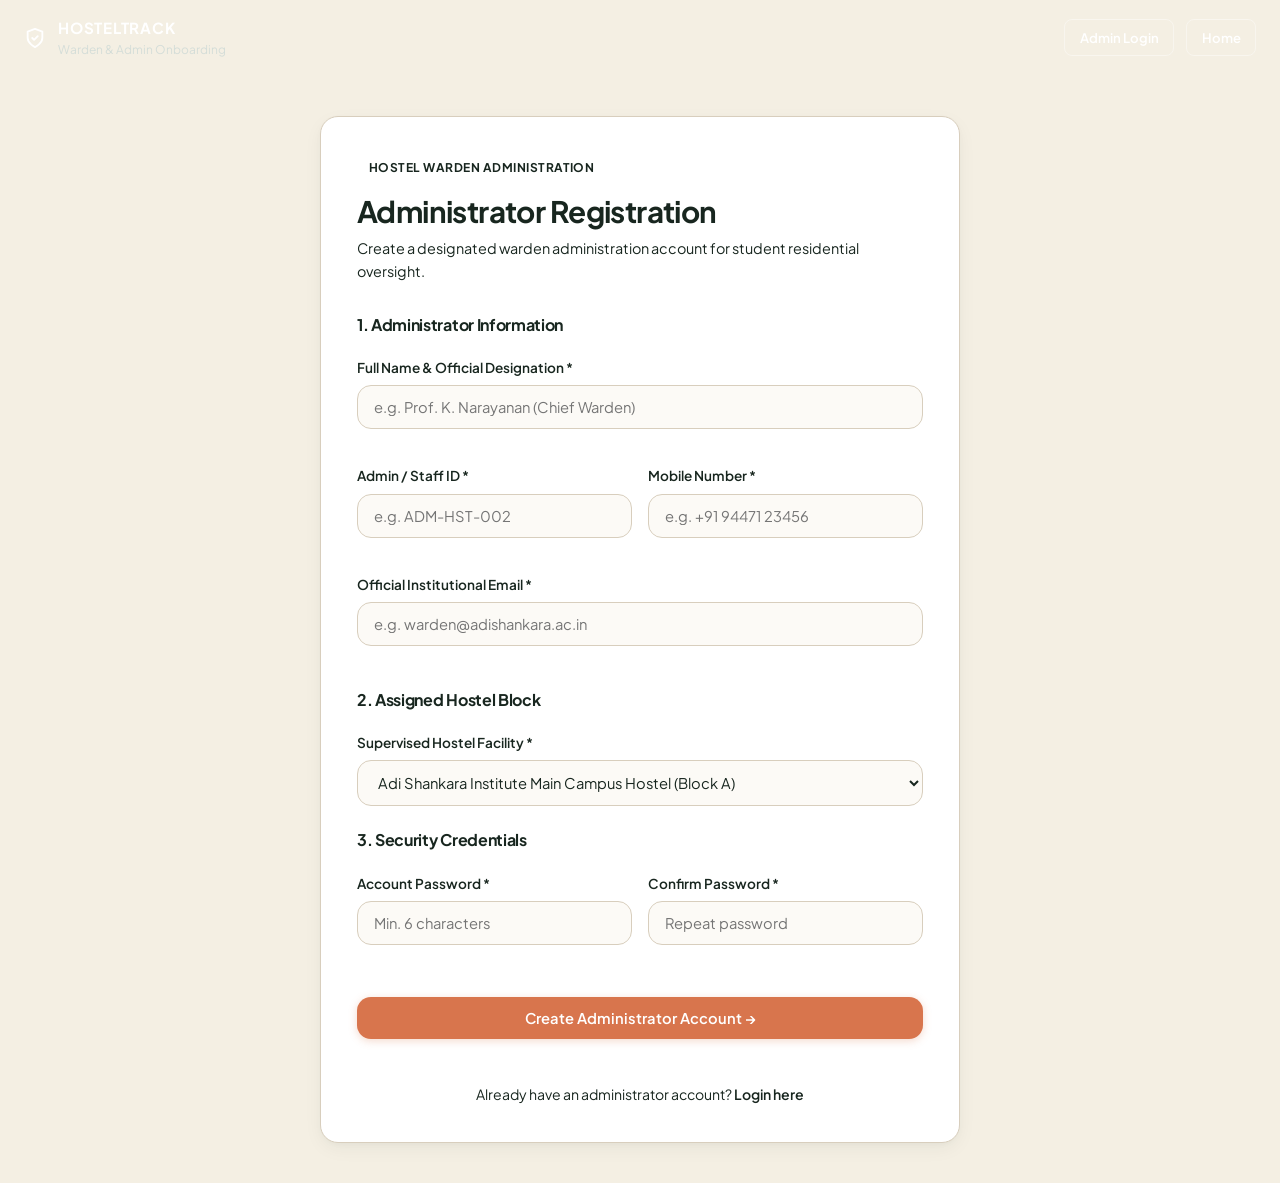
<file: frontend/admin-register.html>
<!DOCTYPE html>
<html lang="en">
<head>
  <meta charset="UTF-8">
  <meta name="viewport" content="width=device-width, initial-scale=1.0">
  <title>Hostel Administrator Registration | Smart Hostel Attendance System</title>
  <link rel="stylesheet" href="css/style.css">
</head>
<body style="display: flex; flex-direction: column; min-height: 100vh;">

  <!-- Simple Header -->
  <header style="background: var(--color-primary); color: #fff; padding: 1rem 1.5rem; display: flex; justify-content: space-between; align-items: center;">
    <a href="index.html" style="display: flex; align-items: center; gap: 0.75rem; text-decoration: none; color: #fff;">
      <span style="display: flex; align-items: center; color: #fff;"><svg width="22" height="22" viewBox="0 0 24 24" fill="none" stroke="currentColor" stroke-width="2" stroke-linecap="round" stroke-linejoin="round"><path d="M12 22s8-4 8-10V5l-8-3-8 3v7c0 6 8 10 8 10z"/><path d="m9 12 2 2 4-4"/></svg></span>
      <div>
        <div style="font-weight: 700; letter-spacing: 0.05em; font-size: 0.95rem;">HOSTELTRACK</div>
        <div style="font-size: 0.75rem; color: #D4DDD8;">Warden & Admin Onboarding</div>
      </div>
    </a>
    <div style="display: flex; gap: 0.75rem;">
      <a href="admin-login.html" class="btn btn-sm btn-outline" style="color: #fff; border-color: rgba(255,255,255,0.4);">Admin Login</a>
      <a href="index.html" class="btn btn-sm btn-outline" style="color: #fff; border-color: rgba(255,255,255,0.4);">Home</a>
    </div>
  </header>

  <!-- Admin Registration Container -->
  <main style="flex-grow: 1; display: flex; align-items: center; justify-content: center; padding: 2.5rem 1rem;">
    <div class="card" style="max-width: 640px; width: 100%; padding: 2.25rem;">
      
      <div style="margin-bottom: 2rem;">
        <span class="badge badge-neutral" style="margin-bottom: 0.5rem;">Hostel Warden Administration</span>
        <h1 style="font-size: 1.85rem; margin: 0.25rem 0 0.4rem 0; color: var(--color-primary);">Administrator Registration</h1>
        <p style="font-size: 0.9rem; color: var(--color-text-secondary); margin: 0;">
          Create a designated warden administration account for student residential oversight.
        </p>
      </div>

      <form id="admin-register-form">
        <!-- Personal & Admin Info -->
        <div style="margin-bottom: 1.5rem;">
          <h4 style="color: var(--color-primary); margin: 0 0 1rem 0; padding-bottom: 0.4rem; border-bottom: 1px solid var(--color-card-border); font-size: 1rem;">
            1. Administrator Information
          </h4>
          <div style="display: grid; grid-template-columns: 1fr 1fr; gap: 1rem;">
            <div class="form-group" style="grid-column: span 2;">
              <label class="form-label" for="admin-name">Full Name & Official Designation *</label>
              <input type="text" id="admin-name" class="form-control" placeholder="e.g. Prof. K. Narayanan (Chief Warden)" required>
            </div>
            <div class="form-group">
              <label class="form-label" for="admin-id">Admin / Staff ID *</label>
              <input type="text" id="admin-id" class="form-control" placeholder="e.g. ADM-HST-002" required>
            </div>
            <div class="form-group">
              <label class="form-label" for="admin-phone">Mobile Number *</label>
              <input type="tel" id="admin-phone" class="form-control" placeholder="e.g. +91 94471 23456" required>
            </div>
            <div class="form-group" style="grid-column: span 2;">
              <label class="form-label" for="admin-email">Official Institutional Email *</label>
              <input type="email" id="admin-email" class="form-control" placeholder="e.g. warden@adishankara.ac.in" required>
            </div>
          </div>
        </div>

        <!-- Assigned Hostel -->
        <div style="margin-bottom: 1.5rem;">
          <h4 style="color: var(--color-primary); margin: 0 0 1rem 0; padding-bottom: 0.4rem; border-bottom: 1px solid var(--color-card-border); font-size: 1rem;">
            2. Assigned Hostel Block
          </h4>
          <div class="form-group">
            <label class="form-label" for="admin-hostel">Supervised Hostel Facility *</label>
            <select id="admin-hostel" class="form-control" required>
              <option value="1">Adi Shankara Institute Main Campus Hostel (Block A)</option>
              <option value="2">ASIET Boys Hostel (Block B)</option>
              <option value="3">ASIET Ladies Hostel (Block C)</option>
            </select>
          </div>
        </div>

        <!-- Security Credentials -->
        <div style="margin-bottom: 2rem;">
          <h4 style="color: var(--color-primary); margin: 0 0 1rem 0; padding-bottom: 0.4rem; border-bottom: 1px solid var(--color-card-border); font-size: 1rem;">
            3. Security Credentials
          </h4>
          <div style="display: grid; grid-template-columns: 1fr 1fr; gap: 1rem;">
            <div class="form-group">
              <label class="form-label" for="admin-password">Account Password *</label>
              <input type="password" id="admin-password" class="form-control" placeholder="Min. 6 characters" minlength="6" required>
            </div>
            <div class="form-group">
              <label class="form-label" for="admin-confirm-password">Confirm Password *</label>
              <input type="password" id="admin-confirm-password" class="form-control" placeholder="Repeat password" minlength="6" required>
            </div>
          </div>
        </div>

        <button type="submit" id="admin-reg-btn" class="btn btn-primary btn-block">
          Create Administrator Account →
        </button>
      </form>

      <div style="text-align: center; margin-top: 1.5rem; padding-top: 1.25rem; border-top: 1px solid var(--color-card-border); font-size: 0.88rem;">
        <p style="margin: 0; color: var(--color-text-secondary);">
          Already have an administrator account? 
          <a href="admin-login.html" style="font-weight: 600; color: var(--color-accent);">Login here</a>
        </p>
      </div>

    </div>
  </main>

  <script src="js/config.js"></script>
  <script src="js/auth.js"></script>
  <script>
    document.addEventListener('DOMContentLoaded', () => {
      Auth.redirectIfLoggedIn();

      const form = document.getElementById('admin-register-form');
      form.addEventListener('submit', async (e) => {
        e.preventDefault();

        const pwd = document.getElementById('admin-password').value;
        const confirmPwd = document.getElementById('admin-confirm-password').value;

        if (pwd !== confirmPwd) {
          showToast('Passwords do not match', 'error');
          return;
        }

        const formData = {
          adminId: document.getElementById('admin-id').value.trim(),
          fullName: document.getElementById('admin-name').value.trim(),
          email: document.getElementById('admin-email').value.trim(),
          phone: document.getElementById('admin-phone').value.trim(),
          hostelId: parseInt(document.getElementById('admin-hostel').value, 10),
          password: pwd,
          confirmPassword: confirmPwd
        };

        const btn = document.getElementById('admin-reg-btn');
        btn.disabled = true;
        btn.innerHTML = 'Registering Administrator...';

        try {
          const result = await Auth.registerAdmin(formData);
          if (result.success) {
            showToast('Administrator registered successfully! Redirecting...', 'success');
            setTimeout(() => {
              window.location.href = 'admin-dashboard.html';
            }, 600);
          } else {
            showToast(result.message || 'Registration failed', 'error');
            btn.disabled = false;
            btn.innerHTML = 'Create Administrator Account →';
          }
        } catch (err) {
          showToast('An error occurred during registration', 'error');
          btn.disabled = false;
          btn.innerHTML = 'Create Administrator Account →';
        }
      });
    });
  </script>
</body>
</html>
</file>
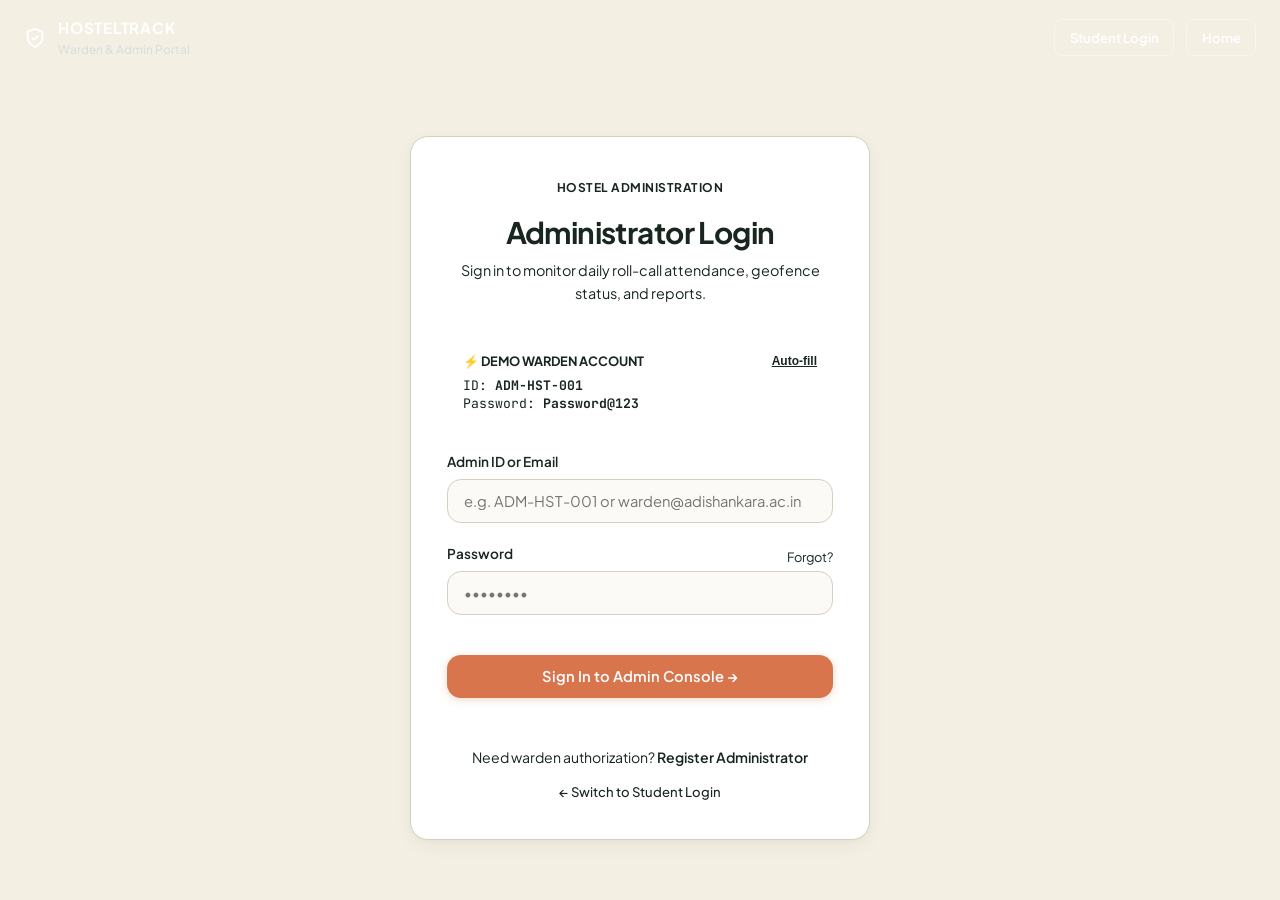
<file: frontend/admin-students.html>
<!DOCTYPE html>
<html lang="en">
<head>
  <meta charset="UTF-8">
  <meta name="viewport" content="width=device-width, initial-scale=1.0">
  <title>Resident Students Directory | Smart Hostel Attendance System</title>
  <link rel="stylesheet" href="css/style.css">
  <style>
    .modal-overlay {
      display: none;
      position: fixed;
      top: 0;
      left: 0;
      width: 100%;
      height: 100%;
      background: rgba(22, 59, 45, 0.45);
      backdrop-filter: blur(4px);
      z-index: 1000;
      align-items: center;
      justify-content: center;
      padding: 1.5rem;
    }
  </style>
</head>
<body>

  <!-- Mobile Top Bar Header -->
  <header class="mobile-header">
    <div style="display: flex; align-items: center; gap: 0.6rem;">
      <span style="display: flex; align-items: center; color: #fff;"><svg width="22" height="22" viewBox="0 0 24 24" fill="none" stroke="currentColor" stroke-width="2" stroke-linecap="round" stroke-linejoin="round"><path d="M12 22s8-4 8-10V5l-8-3-8 3v7c0 6 8 10 8 10z"/><path d="m9 12 2 2 4-4"/></svg></span>
      <span class="mobile-brand">Admin Console</span>
    </div>
    <button class="btn btn-sm btn-outline" onclick="Auth.logout()" style="color: #fff; border-color: rgba(255,255,255,0.4); padding: 0.25rem 0.6rem;">
      Logout
    </button>
  </header>

  <div class="app-layout">
    <!-- Desktop Left Navigation Sidebar (Dark Forest Green #163B2D) -->
    <aside class="sidebar" id="sidebar">
      <div class="sidebar-header">
        <div class="sidebar-logo-icon">
          <svg width="22" height="22" viewBox="0 0 24 24" fill="none" stroke="currentColor" stroke-width="2" stroke-linecap="round" stroke-linejoin="round"><path d="M12 22s8-4 8-10V5l-8-3-8 3v7c0 6 8 10 8 10z"/><path d="m9 12 2 2 4-4"/></svg>
        </div>
        <div>
          <div class="sidebar-brand-name">HOSTELTRACK</div>
          <div class="sidebar-brand-sub">WARDEN ADMIN</div>
        </div>
      </div>

      <ul class="sidebar-nav">
        <li>
          <a href="admin-dashboard.html" class="sidebar-link">
            <span class="link-icon">📊</span>
            <span>Roll-Call Overview</span>
          </a>
        </li>
        <li>
          <a href="admin-students.html" class="sidebar-link active">
            <span class="link-icon">👥</span>
            <span>Resident Students</span>
          </a>
        </li>
        <li>
          <a href="admin-dashboard.html" class="sidebar-link">
            <span class="link-icon">📍</span>
            <span>Geofence & Rules</span>
          </a>
        </li>
        <li>
          <a href="javascript:void(0)" onclick="exportFromDirectory()" class="sidebar-link">
            <span class="link-icon">📥</span>
            <span>Export CSV</span>
          </a>
        </li>
        <li style="margin-top: auto;">
          <a href="javascript:void(0)" onclick="Auth.logout()" class="sidebar-link" style="color: #F1C4BF;">
            <span class="link-icon">🚪</span>
            <span>Logout</span>
          </a>
        </li>
      </ul>

      <div class="sidebar-footer">
        <div class="user-badge">
          <div class="user-avatar" id="admin-sidebar-avatar">W</div>
          <div class="user-info">
            <div class="user-name" id="admin-sidebar-name">Warden</div>
            <div class="user-role">Administrator</div>
          </div>
        </div>
      </div>
    </aside>

    <!-- Main Content Area -->
    <main class="main-wrapper">
      <!-- Topbar Header -->
      <div class="topbar">
        <div>
          <h1 class="topbar-greeting">Resident Students Directory</h1>
          <p class="topbar-subtitle">
            Complete institutional register of hostel boarders, room allocations, and biometrics.
          </p>
        </div>

        <div class="topbar-actions">
          <input 
            type="text" 
            id="student-dir-search" 
            class="form-control" 
            placeholder="Search name, ID, or room..."
            style="width: 260px; font-size: 0.88rem;"
            oninput="AdminStudentsController.filterList()"
          >
        </div>
      </div>

      <!-- Students Directory Table Card -->
      <div class="card" style="padding: 1.25rem;">
        <div style="display: flex; justify-content: space-between; align-items: center; margin-bottom: 1.25rem;">
          <h3 class="card-title" style="margin: 0;">Enrolled Hostel Boarders</h3>
          <span id="student-count-badge" class="badge badge-neutral">5 Residents</span>
        </div>

        <div class="table-container">
          <table class="data-table">
            <thead>
              <tr>
                <th>Student ID</th>
                <th>Student Name</th>
                <th>Room Allocation</th>
                <th>Course / Department</th>
                <th>Academic Year</th>
                <th>Attendance Compliance</th>
                <th>Contact</th>
                <th>Action</th>
              </tr>
            </thead>
            <tbody id="students-dir-tbody">
              <tr>
                <td colspan="8" style="text-align: center; padding: 2.5rem; color: var(--color-text-secondary);">
                  Loading resident students...
                </td>
              </tr>
            </tbody>
          </table>
        </div>
      </div>
    </main>
  </div>

  <!-- Mobile Bottom Navigation Bar -->
  <nav class="mobile-bottom-nav">
    <ul class="mobile-nav-items">
      <li>
        <a href="admin-dashboard.html" class="mobile-nav-link">
          <span class="nav-icon">📊</span>
          <span>Overview</span>
        </a>
      </li>
      <li>
        <a href="admin-students.html" class="mobile-nav-link active">
          <span class="nav-icon">👥</span>
          <span>Students</span>
        </a>
      </li>
      <li>
        <a href="admin-dashboard.html" class="mobile-nav-link">
          <span class="nav-icon">📍</span>
          <span>Rules</span>
        </a>
      </li>
    </ul>
  </nav>

  <!-- STUDENT DETAIL MODAL -->
  <div id="student-detail-modal" class="modal-overlay">
    <div class="card" style="width: 100%; max-width: 600px; max-height: 90vh; overflow-y: auto; padding: 1.75rem; position: relative;">
      <div style="display: flex; justify-content: space-between; align-items: flex-start; margin-bottom: 1.25rem; border-bottom: 1px solid var(--color-card-border); padding-bottom: 0.75rem;">
        <div>
          <span class="badge badge-neutral" style="font-size: 0.75rem;">Resident Profile</span>
          <h3 id="modal-student-name" style="margin: 0.25rem 0 0 0; font-size: 1.35rem; color: var(--color-primary);">Student Name</h3>
          <span id="modal-student-id" style="font-family: var(--font-mono); font-size: 0.85rem; color: var(--color-accent);">ASIET2024CS000</span>
        </div>
        <button onclick="AdminStudentsController.closeModal()" style="background: none; border: none; font-size: 1.5rem; color: var(--color-text-secondary); cursor: pointer;">&times;</button>
      </div>

      <div style="display: grid; grid-template-columns: 1fr 1fr; gap: 1rem; font-size: 0.88rem; background: var(--color-cream); padding: 1rem; border-radius: var(--radius-md); border: 1px solid var(--color-card-border); margin-bottom: 1.25rem;">
        <div>
          <span style="font-size: 0.75rem; color: var(--color-text-secondary); text-transform: uppercase;">Hostel & Room</span>
          <div id="modal-room-hostel" style="font-weight: 600; color: var(--color-primary);">Room A-101 • Main Hostel</div>
        </div>
        <div>
          <span style="font-size: 0.75rem; color: var(--color-text-secondary); text-transform: uppercase;">Attendance Compliance</span>
          <div id="modal-percentage" style="font-size: 1.2rem; font-weight: 700; color: var(--color-success);">92.5%</div>
        </div>
        <div>
          <span style="font-size: 0.75rem; color: var(--color-text-secondary); text-transform: uppercase;">Course & Department</span>
          <div id="modal-course" style="color: var(--color-text-primary);">B.Tech CSE</div>
        </div>
        <div>
          <span style="font-size: 0.75rem; color: var(--color-text-secondary); text-transform: uppercase;">Contact Mobile</span>
          <div id="modal-contact" style="color: var(--color-text-primary);">+91 98765 43210</div>
        </div>
        <div style="grid-column: span 2;">
          <span style="font-size: 0.75rem; color: var(--color-text-secondary); text-transform: uppercase;">Biometric Template Status</span>
          <div id="modal-face-status" style="margin-top: 0.2rem;">
            <span class="badge badge-present">FaceNet 512-d Enrolled (Zero OpenCV)</span>
          </div>
        </div>
      </div>

      <div style="margin-top: 1.25rem; display: flex; justify-content: flex-end;">
        <button class="btn btn-secondary btn-sm" onclick="AdminStudentsController.closeModal()">Close</button>
      </div>
    </div>
  </div>

  <script src="js/config.js"></script>
  <script src="js/auth.js"></script>
  <script>
    function exportFromDirectory() {
      const todayStr = new Date().toISOString().split('T')[0];
      window.open(`${CONFIG.API_BASE_URL}/admin/attendance/export?date=${todayStr}`, '_blank');
    }

    const AdminStudentsController = {
      allStudents: [],

      async init() {
        Auth.requireAdmin();
        const admin = Auth.getAdmin();
        if (admin) {
          const sideName = document.getElementById('admin-sidebar-name');
          const sideAvatar = document.getElementById('admin-sidebar-avatar');
          const name = admin.fullName || admin.adminId || 'Warden';
          if (sideName) sideName.textContent = name;
          if (sideAvatar) sideAvatar.textContent = name.charAt(0).toUpperCase();
        }

        try {
          const res = await fetch(`${CONFIG.API_BASE_URL}/admin/students`);
          const data = await res.json();
          if (res.ok && data.success && Array.isArray(data.data)) {
            this.allStudents = data.data;
            this.renderTable(this.allStudents);
          } else {
            this.renderFallback();
          }
        } catch (e) {
          this.renderFallback();
        }
      },

      renderTable(students) {
        const tbody = document.getElementById('students-dir-tbody');
        const badge = document.getElementById('student-count-badge');
        if (badge) badge.textContent = `${students.length} Residents`;
        if (!tbody) return;

        if (students.length === 0) {
          tbody.innerHTML = `<tr><td colspan="8" style="text-align: center; padding: 2rem; color: var(--color-text-secondary);">No residents found.</td></tr>`;
          return;
        }

        tbody.innerHTML = students.map(s => `
          <tr style="cursor: pointer;" onclick="AdminStudentsController.openModal('${s.studentId}')">
            <td style="font-family: var(--font-mono); font-size: 0.85rem; font-weight: 600; color: var(--color-primary);">${s.studentId}</td>
            <td style="font-weight: 600; color: var(--color-text-primary);">${s.name}</td>
            <td>Room ${s.roomNumber || 'A-204'}</td>
            <td style="font-size: 0.85rem; color: var(--color-text-secondary);">${s.course || 'B.Tech CSE'}</td>
            <td>${s.academicYear || '3rd Year'}</td>
            <td><span class="badge badge-present">${s.attendanceRate || '88.5%'}</span></td>
            <td style="font-size: 0.82rem; color: var(--color-text-secondary);">${s.email || '--'}</td>
            <td>
              <button class="btn btn-sm btn-secondary" onclick="event.stopPropagation(); AdminStudentsController.openModal('${s.studentId}')">
                Profile &rarr;
              </button>
            </td>
          </tr>
        `).join('');
      },

      filterList() {
        const q = (document.getElementById('student-dir-search')?.value || '').toLowerCase().trim();
        if (!q) {
          this.renderTable(this.allStudents);
          return;
        }
        const filtered = this.allStudents.filter(s =>
          (s.name && s.name.toLowerCase().includes(q)) ||
          (s.studentId && s.studentId.toLowerCase().includes(q)) ||
          (s.roomNumber && s.roomNumber.toLowerCase().includes(q))
        );
        this.renderTable(filtered);
      },

      openModal(id) {
        const s = this.allStudents.find(x => x.studentId === id) || {
          studentId: id,
          name: 'Student ' + id,
          roomNumber: 'A-204',
          course: 'B.Tech CSE',
          academicYear: '3rd Year',
          phone: '+91 98765 43210',
          attendanceRate: '92.0%'
        };

        document.getElementById('modal-student-name').textContent = s.name;
        document.getElementById('modal-student-id').textContent = s.studentId;
        document.getElementById('modal-room-hostel').textContent = `Room ${s.roomNumber || 'A-204'} • Main Campus Hostel`;
        document.getElementById('modal-percentage').textContent = s.attendanceRate || '90%';
        document.getElementById('modal-course').textContent = `${s.course || 'B.Tech CSE'} (${s.academicYear || '3rd Year'})`;
        document.getElementById('modal-contact').textContent = s.phone || '+91 98765 43210';

        const modal = document.getElementById('student-detail-modal');
        if (modal) modal.style.display = 'flex';
      },

      closeModal() {
        const modal = document.getElementById('student-detail-modal');
        if (modal) modal.style.display = 'none';
      },

      renderFallback() {
        const registered = (typeof Auth !== 'undefined' && Auth.getRegisteredStudents) ? Auth.getRegisteredStudents() : [];
        const baseMocks = [
          { studentId: 'ASIET2024CS002', name: 'Nithin S', roomNumber: 'A-205', course: 'B.Tech CSE', academicYear: '3rd Year', phone: '+91 98451 23456', email: 'nithin@adishankara.ac.in', attendanceRate: '90.0%' },
          { studentId: 'ASIET2024CS003', name: 'Ajith P', roomNumber: 'A-206', course: 'B.Tech CSE', academicYear: '3rd Year', phone: '+91 98123 45678', email: 'ajith@adishankara.ac.in', attendanceRate: '88.0%' },
          { studentId: 'ASIET2024CS004', name: 'Rithin M', roomNumber: 'A-207', course: 'B.Tech CSE', academicYear: '3rd Year', phone: '+91 97451 11223', email: 'rithin@adishankara.ac.in', attendanceRate: '82.0%' }
        ];

        // Format registered students to include attendanceRate
        const formattedReg = registered.map(s => ({
          ...s,
          attendanceRate: s.attendanceRate || '95.0%'
        }));

        // Merge without duplicates
        const combined = [...formattedReg];
        baseMocks.forEach(m => {
          if (!combined.some(c => c.studentId.toUpperCase() === m.studentId.toUpperCase())) {
            combined.push(m);
          }
        });

        this.allStudents = combined;
        this.renderTable(combined);
      }
    };

    document.addEventListener('DOMContentLoaded', () => {
      AdminStudentsController.init();
    });
  </script>
</body>
</html>
</file>
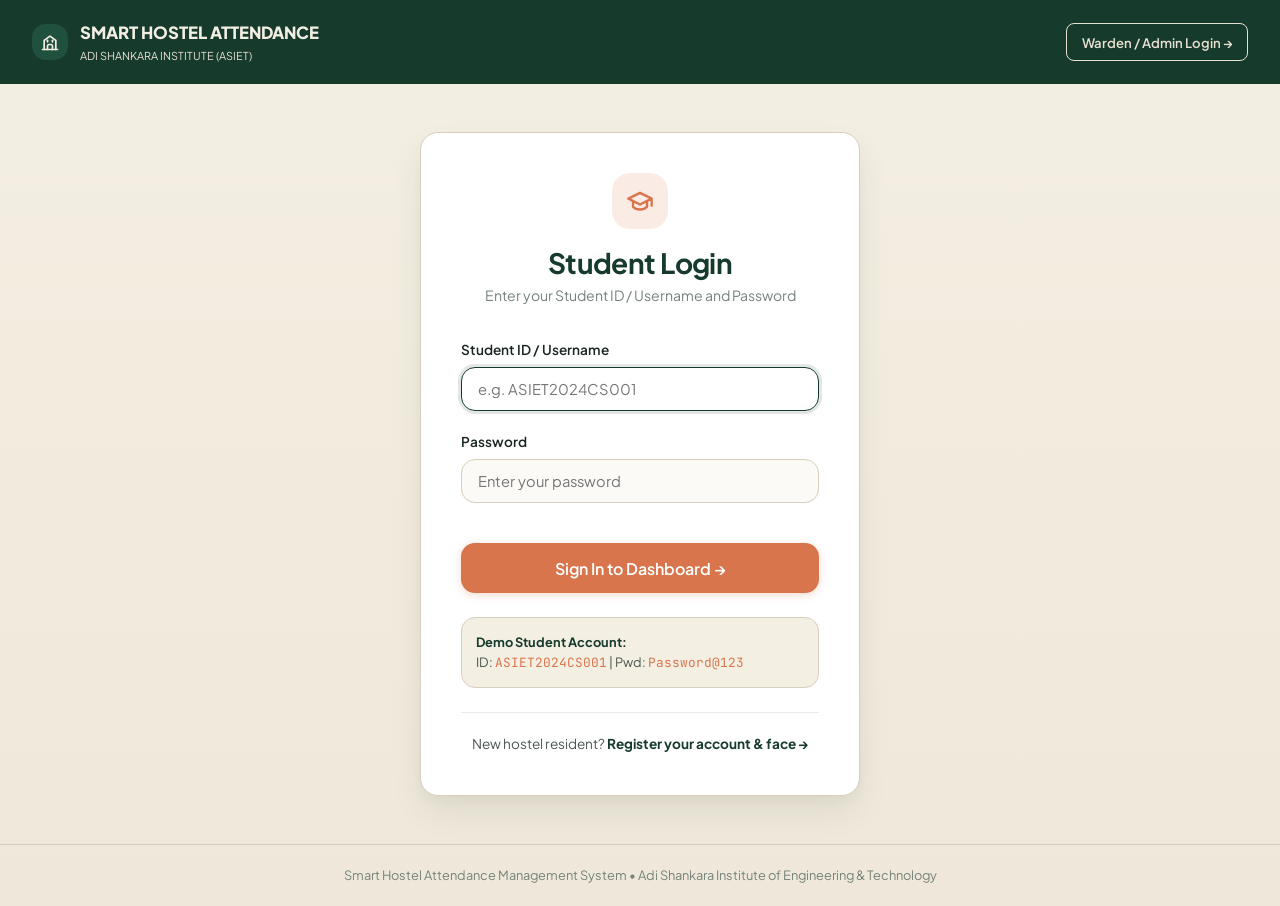
<file: frontend/dashboard.html>
<!DOCTYPE html>
<html lang="en">
<head>
  <meta charset="UTF-8">
  <meta name="viewport" content="width=device-width, initial-scale=1.0">
  <title>Student Dashboard | Smart Hostel Attendance System</title>
  <link rel="stylesheet" href="css/style.css">
  <style>
    .sidebar-photo {
      width: 48px;
      height: 48px;
      border-radius: 50%;
      object-fit: cover;
      border: 2px solid rgba(255,255,255,0.25);
      display: none;
    }
    .user-avatar.has-photo { display: none; }
  </style>
</head>
<body>

  <!-- Mobile Top Bar Header -->
  <header class="mobile-header">
    <div style="display: flex; align-items: center; gap: 0.6rem;">
      <span style="display: flex; align-items: center; color: #fff;"><svg width="22" height="22" viewBox="0 0 24 24" fill="none" stroke="currentColor" stroke-width="2" stroke-linecap="round" stroke-linejoin="round"><path d="M3 21h18"/><path d="M5 21V10l7-5 7 5v11"/><path d="M9 21v-4a2 2 0 0 1 2-2h2a2 2 0 0 1 2 2v4"/><line x1="9" y1="10" x2="9" y2="12"/><line x1="15" y1="10" x2="15" y2="12"/></svg></span>
      <span class="mobile-brand">Hostel Attendance</span>
    </div>
    <button class="btn btn-sm btn-outline" onclick="Auth.logout()" style="color: #fff; border-color: rgba(255,255,255,0.4); padding: 0.25rem 0.6rem;">
      Logout
    </button>
  </header>

  <div class="app-layout">
    <!-- Desktop Left Navigation Sidebar (Dark Forest Green #163B2D) -->
    <aside class="sidebar" id="sidebar">
      <div class="sidebar-header">
        <div class="sidebar-logo-icon">
          <svg width="22" height="22" viewBox="0 0 24 24" fill="none" stroke="currentColor" stroke-width="2" stroke-linecap="round" stroke-linejoin="round"><path d="M3 21h18"/><path d="M5 21V10l7-5 7 5v11"/><path d="M9 21v-4a2 2 0 0 1 2-2h2a2 2 0 0 1 2 2v4"/><line x1="9" y1="10" x2="9" y2="12"/><line x1="15" y1="10" x2="15" y2="12"/></svg>
        </div>
        <div>
          <div class="sidebar-brand-name">HOSTELTRACK</div>
          <div class="sidebar-brand-sub">ASIET KALADY</div>
        </div>
      </div>

      <ul class="sidebar-nav">
        <li>
          <a href="dashboard.html" class="sidebar-link active">
            <span class="link-icon">📊</span>
            <span>Dashboard</span>
          </a>
        </li>
        <li>
          <a href="attendance.html" class="sidebar-link">
            <span class="link-icon">📍</span>
            <span>Mark Attendance</span>
          </a>
        </li>
        <li>
          <a href="profile.html" class="sidebar-link">
            <span class="link-icon">👤</span>
            <span>My Profile</span>
          </a>
        </li>
        <li>
          <a href="history.html" class="sidebar-link">
            <span class="link-icon">🗓️</span>
            <span>Attendance History</span>
          </a>
        </li>
        <li>
          <a href="profile.html#settings" class="sidebar-link">
            <span class="link-icon">⚙️</span>
            <span>Settings</span>
          </a>
        </li>
        <li style="margin-top: auto;">
          <a href="javascript:void(0)" onclick="Auth.logout()" class="sidebar-link" style="color: #F1C4BF;">
            <span class="link-icon">🚪</span>
            <span>Logout</span>
          </a>
        </li>
      </ul>

      <div class="sidebar-footer">
        <div class="user-badge">
          <div class="user-avatar" id="sidebar-avatar">S</div>
          <img class="sidebar-photo" id="sidebar-photo" src="" alt="Student Photo">
          <div class="user-info">
            <div class="user-name" id="sidebar-user-name">Loading...</div>
            <div class="user-role" id="sidebar-user-id">Student</div>
          </div>
        </div>
      </div>
    </aside>

    <!-- Main Content Area -->
    <main class="main-wrapper">
      <!-- Topbar Header -->
      <div class="topbar">
        <div>
          <h1 class="topbar-greeting" id="dashboard-greeting">Good Morning!</h1>
          <p class="topbar-subtitle" id="dashboard-subtitle">
            Welcome to your hostel roll-call attendance overview.
          </p>
        </div>
        <div class="topbar-actions">
          <a href="attendance.html" class="btn btn-primary">
            <span>📷</span> Mark Attendance
          </a>
        </div>
      </div>

      <!-- 4 Attendance Statistic Cards (Dynamically Calculated) -->
      <div class="stats-grid">
        <div class="stat-card present">
          <div class="stat-info">
            <span class="stat-label">Present</span>
            <span class="stat-value" id="stat-present">--</span>
            <span style="font-size: 0.72rem; color: var(--status-present); font-weight: 600; margin-top: 0.25rem;">Verified Roll-Calls</span>
          </div>
          <div class="stat-icon-wrapper">✓</div>
        </div>

        <div class="stat-card absent">
          <div class="stat-info">
            <span class="stat-label">Absent</span>
            <span class="stat-value" id="stat-absent">--</span>
            <span style="font-size: 0.72rem; color: var(--status-absent); font-weight: 600; margin-top: 0.25rem;">Missed Days</span>
          </div>
          <div class="stat-icon-wrapper">✕</div>
        </div>

        <div class="stat-card not-marked">
          <div class="stat-info">
            <span class="stat-label">Not Marked</span>
            <span class="stat-value" id="stat-not-marked">--</span>
            <span style="font-size: 0.72rem; color: var(--text-muted); font-weight: 600; margin-top: 0.25rem;">Pending Today</span>
          </div>
          <div class="stat-icon-wrapper">⌛</div>
        </div>

        <div class="stat-card total">
          <div class="stat-info">
            <span class="stat-label">Total Days</span>
            <span class="stat-value" id="stat-total">--</span>
            <span style="font-size: 0.72rem; color: var(--color-orange-accent); font-weight: 600; margin-top: 0.25rem;" id="stat-percentage">Rate: --%</span>
          </div>
          <div class="stat-icon-wrapper">📅</div>
        </div>
      </div>

      <!-- Attendance Calendar & Quick Actions Grid -->
      <div style="display: grid; grid-template-columns: 2fr 1fr; gap: 2rem; margin-bottom: 2rem; align-items: start;">
        <!-- Monthly Attendance Calendar Card -->
        <div class="calendar-card">
          <div class="calendar-header">
            <div class="calendar-month-selector">
              <button type="button" class="btn btn-sm btn-secondary" id="btn-prev-month">◀</button>
              <h3 class="calendar-month-title" id="calendar-current-month">Loading Month...</h3>
              <button type="button" class="btn btn-sm btn-secondary" id="btn-next-month">▶</button>
            </div>
            
            <div class="calendar-legend">
              <span class="legend-item"><span class="dot dot-present"></span> Present</span>
              <span class="legend-item"><span class="dot dot-absent"></span> Absent</span>
              <span class="legend-item"><span class="dot dot-not-marked"></span> Not Marked</span>
            </div>
          </div>

          <!-- Weekday Headers -->
          <div class="calendar-grid" style="margin-bottom: 0.5rem;">
            <div class="calendar-weekday">Sun</div>
            <div class="calendar-weekday">Mon</div>
            <div class="calendar-weekday">Tue</div>
            <div class="calendar-weekday">Wed</div>
            <div class="calendar-weekday">Thu</div>
            <div class="calendar-weekday">Fri</div>
            <div class="calendar-weekday">Sat</div>
          </div>

          <!-- Calendar Days Grid (Dynamically Populated) -->
          <div class="calendar-grid" id="calendar-days-container">
            <!-- Day cells inserted dynamically -->
          </div>
        </div>

        <!-- Quick Actions & Status Column -->
        <div style="display: flex; flex-direction: column; gap: 1.5rem;">
          <!-- Quick Actions Card -->
          <div class="card card-cream">
            <div class="card-header">
              <h4 class="card-title">Quick Actions</h4>
              <span class="badge badge-present">SHORTCUTS</span>
            </div>
            <div style="display: flex; flex-direction: column; gap: 0.75rem;">
              <a href="attendance.html" class="btn btn-primary" style="justify-content: flex-start;">
                <span style="font-size: 1.15rem;">📷</span> Mark Today's Attendance
              </a>
              <a href="history.html" class="btn btn-secondary" style="justify-content: flex-start;">
                <span style="font-size: 1.15rem;">📜</span> View Attendance History
              </a>
              <a href="profile.html" class="btn btn-secondary" style="justify-content: flex-start;">
                <span style="font-size: 1.15rem;">👤</span> View My Profile & Biometrics
              </a>
            </div>
          </div>

          <!-- Attendance Policy Information Card -->
          <div class="card card-warm">
            <div class="card-header">
              <h4 class="card-title">Roll-Call Policy</h4>
              <span class="badge badge-not-marked">GUIDELINES</span>
            </div>
            <ul style="list-style: none; font-size: 0.85rem; color: var(--text-secondary); display: flex; flex-direction: column; gap: 0.6rem;">
              <li style="display: flex; gap: 0.5rem;">
                <span style="color: var(--color-orange-accent); font-weight: 700;">⏱️</span>
                <span><strong>Window:</strong> 12:00 AM – 11:59 PM daily.</span>
              </li>
              <li style="display: flex; gap: 0.5rem;">
                <span style="color: var(--status-present); font-weight: 700;">📍</span>
                <span><strong>Geofence:</strong> Within 1.5 km radius of college center.</span>
              </li>
              <li style="display: flex; gap: 0.5rem;">
                <span style="color: var(--color-forest-green); font-weight: 700;">👤</span>
                <span><strong>Biometrics:</strong> Live face match required.</span>
              </li>
              <li style="display: flex; gap: 0.5rem;">
                <span style="color: var(--status-absent); font-weight: 700;">⚠️</span>
                <span>Unmarked records automatically mark as <strong>Absent</strong> after 5:00 PM.</span>
              </li>
            </ul>
          </div>
        </div>
      </div>
    </main>
  </div>

  <!-- Mobile Bottom Navigation Bar -->
  <nav class="mobile-bottom-nav">
    <ul class="mobile-nav-items">
      <li>
        <a href="dashboard.html" class="mobile-nav-link active">
          <span class="nav-icon">📊</span>
          <span>Dashboard</span>
        </a>
      </li>
      <li>
        <a href="attendance.html" class="mobile-nav-link">
          <span class="nav-icon">📍</span>
          <span>Attendance</span>
        </a>
      </li>
      <li>
        <a href="history.html" class="mobile-nav-link">
          <span class="nav-icon">🗓️</span>
          <span>History</span>
        </a>
      </li>
      <li>
        <a href="profile.html" class="mobile-nav-link">
          <span class="nav-icon">👤</span>
          <span>Profile</span>
        </a>
      </li>
    </ul>
  </nav>

  <script src="js/config.js"></script>
  <script src="js/auth.js"></script>
  <script src="js/dashboard.js"></script>
</body>
</html>
</file>
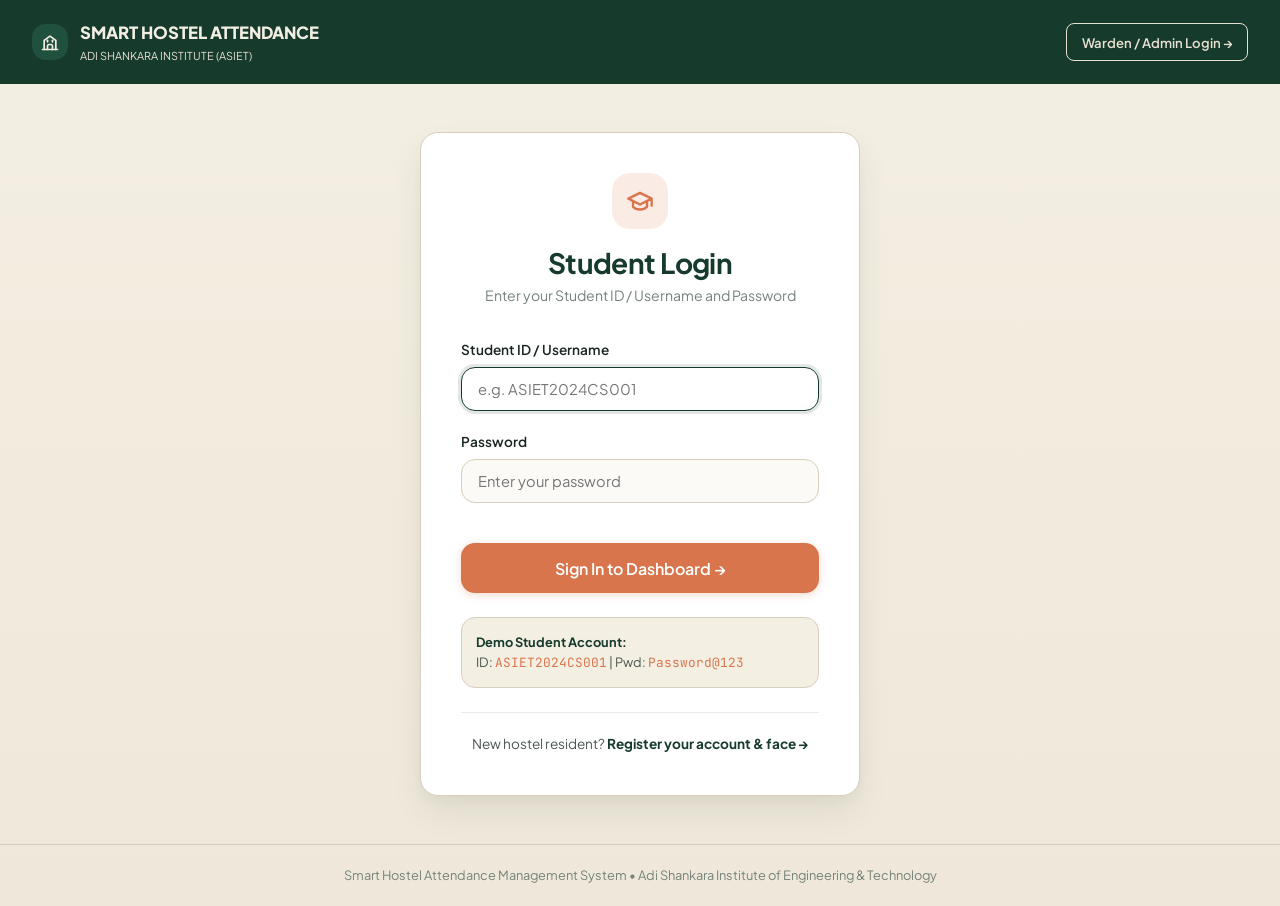
<file: frontend/face-registration.html>
<!DOCTYPE html>
<html lang="en">
<head>
  <meta charset="UTF-8">
  <meta name="viewport" content="width=device-width, initial-scale=1.0">
  <title>Register Face | HostelTrack</title>
  <link rel="stylesheet" href="css/style.css">
  <style>
    .upload-dropzone {
      border: 2px dashed var(--color-sand);
      border-radius: var(--radius-lg);
      background: var(--bg-surface-warm);
      padding: 2.5rem 1.5rem;
      text-align: center;
      cursor: pointer;
      transition: var(--transition-normal);
    }
    .upload-dropzone:hover, .upload-dropzone.dragover {
      border-color: var(--color-warm-brown);
      background: var(--bg-surface-subtle);
    }
    .photo-grid {
      display: grid;
      grid-template-columns: repeat(auto-fill, minmax(130px, 1fr));
      gap: 1rem;
      margin-top: 1.5rem;
    }
    .photo-card {
      position: relative;
      border-radius: var(--radius-md);
      overflow: hidden;
      border: 1px solid var(--border-light);
      background: var(--bg-surface);
      box-shadow: var(--shadow-subtle);
      aspect-ratio: 1;
    }
    .photo-card img {
      width: 100%;
      height: 100%;
      object-fit: cover;
    }
    .photo-badge {
      position: absolute;
      top: 6px;
      left: 6px;
      background: rgba(39, 30, 23, 0.75);
      color: var(--color-ivory);
      font-size: 0.7rem;
      font-weight: 600;
      padding: 2px 6px;
      border-radius: var(--radius-sm);
    }
    .photo-remove-btn {
      position: absolute;
      top: 6px;
      right: 6px;
      background: var(--status-absent);
      color: white;
      border: none;
      border-radius: 50%;
      width: 24px;
      height: 24px;
      cursor: pointer;
      font-size: 0.8rem;
      display: flex;
      align-items: center;
      justify-content: center;
      transition: var(--transition-fast);
    }
    .photo-remove-btn:hover {
      transform: scale(1.1);
    }
  </style>
</head>
<body>

  <!-- Navigation Bar -->
  <nav class="navbar">
    <div class="container nav-container">
      <a href="dashboard.html" class="nav-brand">
        <div class="brand-icon">
          <svg width="22" height="22" viewBox="0 0 24 24" fill="none" stroke="currentColor" stroke-width="2" stroke-linecap="round" stroke-linejoin="round"><path d="M3 21h18"/><path d="M5 21V10l7-5 7 5v11"/><path d="M9 21v-4a2 2 0 0 1 2-2h2a2 2 0 0 1 2 2v4"/><line x1="9" y1="10" x2="9" y2="12"/><line x1="15" y1="10" x2="15" y2="12"/></svg>
        </div>
        <div class="brand-info">
          <span class="brand-title">HostelTrack</span>
          <span class="brand-subtitle">Face Registration</span>
        </div>
      </a>
      
      <ul class="nav-menu" id="nav-menu-list">
        <li><a href="dashboard.html" class="nav-link">Dashboard</a></li>
        <li><a href="attendance.html" class="nav-link">Mark Attendance</a></li>
        <li><a href="face-registration.html" class="nav-link active">Face Registration</a></li>
        <li><a href="history.html" class="nav-link">Attendance History</a></li>
        <li><a href="profile.html" class="nav-link">Profile</a></li>
      </ul>

      <div class="nav-actions" id="nav-auth-section">
        <!-- Rendered by Auth.initNav() -->
      </div>

      <button class="mobile-toggle" onclick="toggleMobileNav()" aria-label="Toggle Navigation">☰</button>
    </div>
  </nav>

  <!-- Face Registration Main Container -->
  <main class="container container-narrow" style="padding-top: 2.5rem; padding-bottom: 5rem;">
    
    <!-- Header -->
    <div style="margin-bottom: 2rem;">
      <span class="badge badge-neutral" style="margin-bottom: 0.4rem;">Biometric Profile</span>
      <h1 style="font-size: 2.1rem;">Register Your Face</h1>
      <p style="font-size: 0.95rem; margin-top: 0.25rem; color: var(--text-secondary);">
        Register your face using up to 10 clear photos.
      </p>
    </div>

    <!-- Status Overview Card -->
    <div class="card card-warm" style="margin-bottom: 1.75rem;">
      <div style="display: flex; justify-content: space-between; align-items: center; flex-wrap: wrap; gap: 0.75rem;">
        <div>
          <span class="stat-label">Current Registration Status</span>
          <div style="display: flex; align-items: center; gap: 0.5rem; margin-top: 0.25rem;">
            <span id="face-status-badge" class="badge badge-neutral">CHECKING...</span>
            <span id="face-count-text" style="font-size: 0.88rem; color: var(--text-secondary);">-- / 10 photos enrolled</span>
          </div>
        </div>
        <button id="btn-reset-faces" class="btn btn-sm btn-secondary" style="display: none;" onclick="FaceRegistrationController.resetProfiles()">
          Reset Face Profile
        </button>
      </div>
    </div>

    <!-- Upload Card -->
    <div class="card" style="margin-bottom: 1.75rem;">
      <div class="card-header">
        <h3 class="card-title">Upload Face Photos</h3>
        <span id="selected-counter-badge" class="badge badge-neutral">0 / 10 Selected</span>
      </div>

      <p style="font-size: 0.88rem; color: var(--text-secondary); margin-bottom: 1.25rem;">
        Select up to 10 clear photos from your device under varied lighting and angles. Each photo must contain exactly one face.
      </p>

      <!-- Dropzone -->
      <div class="upload-dropzone" id="upload-dropzone" onclick="document.getElementById('face-file-input').click()">
        <input type="file" id="face-file-input" multiple accept="image/jpeg,image/png,image/webp" style="display: none;" onchange="FaceRegistrationController.handleFileSelect(event)">
        <div style="font-size: 2.25rem; margin-bottom: 0.5rem;">📸</div>
        <div style="font-weight: 600; color: var(--color-deep-brown); margin-bottom: 0.25rem;">
          Click to Browse or Drag Photos Here
        </div>
        <div style="font-size: 0.82rem; color: var(--text-muted);">
          Supported formats: JPEG, PNG, WebP • Maximum 10 photos allowed
        </div>
      </div>

      <!-- Photo Previews Grid -->
      <div id="photo-preview-grid" class="photo-grid" style="display: none;">
        <!-- Injected via JavaScript -->
      </div>

      <!-- Action Buttons -->
      <div style="margin-top: 1.75rem; display: flex; justify-content: flex-end; gap: 1rem; align-items: center; flex-wrap: wrap;">
        <button id="btn-clear-selection" class="btn btn-secondary" style="display: none;" onclick="FaceRegistrationController.clearSelection()">
          Clear All
        </button>
        <button id="btn-submit-faces" class="btn btn-primary btn-lg" disabled onclick="FaceRegistrationController.submitFaces()">
          <span>✓</span> Submit & Enroll Faces
        </button>
      </div>
    </div>

    <!-- Validation / Feedback Container -->
    <div id="enroll-results-box" style="display: none; margin-bottom: 1.75rem;">
      <!-- Detailed photo-by-photo results rendered dynamically -->
    </div>

    <!-- Privacy Notice Card -->
    <div style="background: var(--bg-surface-warm); border: 1px solid var(--border-light); border-radius: var(--radius-md); padding: 1.25rem;">
      <div style="display: flex; gap: 0.6rem; align-items: flex-start;">
        <span style="font-size: 1.1rem;">🔒</span>
        <div style="font-size: 0.85rem; color: var(--text-secondary); line-height: 1.5;">
          <strong style="color: var(--color-deep-brown); display: block; margin-bottom: 0.2rem;">Biometric Privacy Notice</strong>
          Face information is used only for attendance verification. Only authorized student data should be registered. Raw images are not permanently stored and numerical embeddings are encrypted and protected on institutional servers.
        </div>
      </div>
    </div>

  </main>

  <script src="js/config.js"></script>
  <script src="js/auth.js"></script>
  <script src="js/face-registration.js"></script>
  <script>
    function toggleMobileNav() {
      const menu = document.getElementById('nav-menu-list');
      if (menu) menu.classList.toggle('show');
    }
  </script>
</body>
</html>
</file>
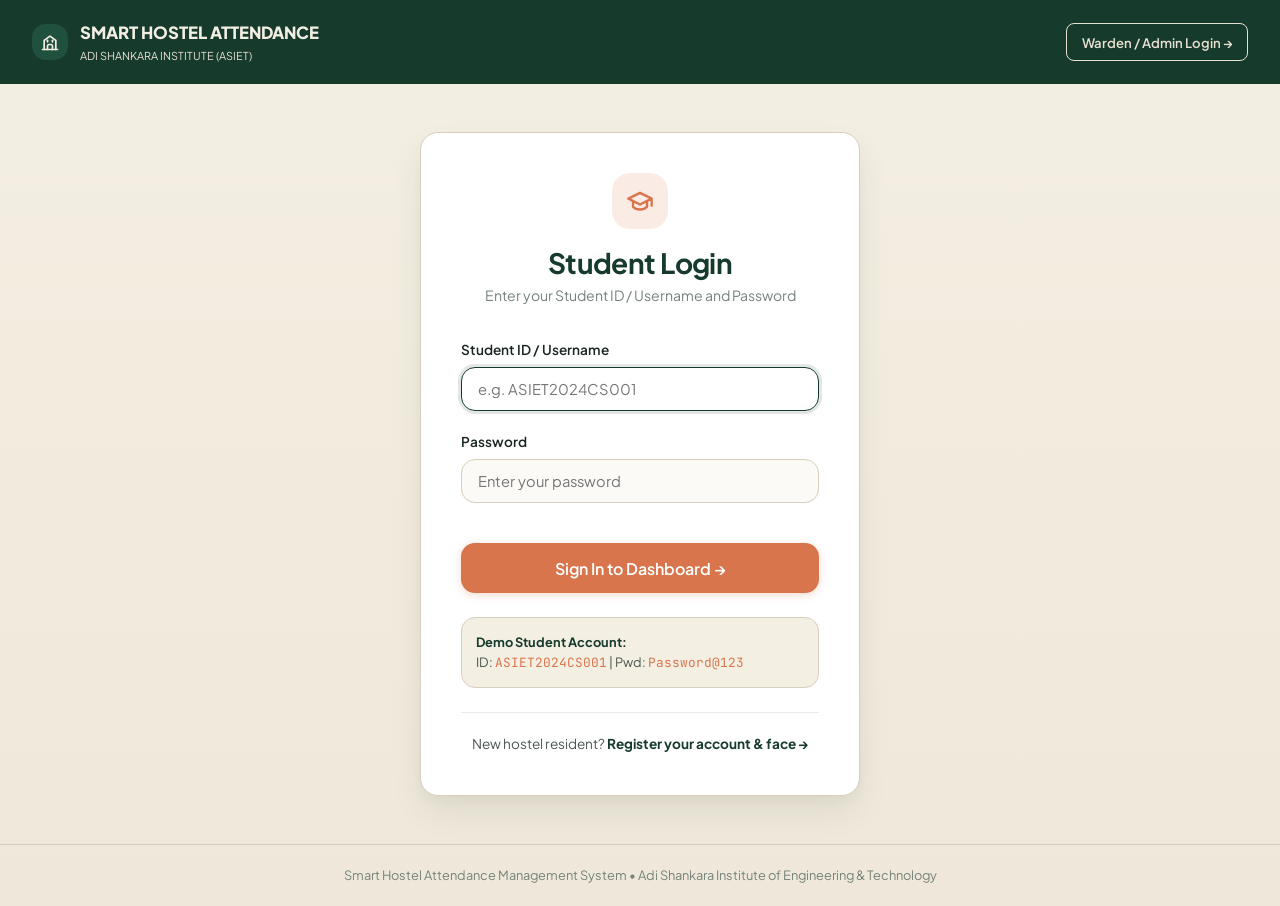
<file: frontend/history.html>
<!DOCTYPE html>
<html lang="en">
<head>
  <meta charset="UTF-8">
  <meta name="viewport" content="width=device-width, initial-scale=1.0">
  <title>Attendance History | Smart Hostel Attendance System</title>
  <link rel="stylesheet" href="css/style.css">
</head>
<body>

  <!-- Mobile Top Bar Header -->
  <header class="mobile-header">
    <div style="display: flex; align-items: center; gap: 0.6rem;">
      <span style="display: flex; align-items: center; color: #fff;"><svg width="22" height="22" viewBox="0 0 24 24" fill="none" stroke="currentColor" stroke-width="2" stroke-linecap="round" stroke-linejoin="round"><path d="M3 21h18"/><path d="M5 21V10l7-5 7 5v11"/><path d="M9 21v-4a2 2 0 0 1 2-2h2a2 2 0 0 1 2 2v4"/><line x1="9" y1="10" x2="9" y2="12"/><line x1="15" y1="10" x2="15" y2="12"/></svg></span>
      <span class="mobile-brand">Hostel Attendance</span>
    </div>
    <button class="btn btn-sm btn-outline" onclick="Auth.logout()" style="color: #fff; border-color: rgba(255,255,255,0.4); padding: 0.25rem 0.6rem;">
      Logout
    </button>
  </header>

  <div class="app-layout">
    <!-- Desktop Left Navigation Sidebar (Dark Forest Green #163B2D) -->
    <aside class="sidebar" id="sidebar">
      <div class="sidebar-header">
        <div class="sidebar-logo-icon">
          <svg width="22" height="22" viewBox="0 0 24 24" fill="none" stroke="currentColor" stroke-width="2" stroke-linecap="round" stroke-linejoin="round"><path d="M3 21h18"/><path d="M5 21V10l7-5 7 5v11"/><path d="M9 21v-4a2 2 0 0 1 2-2h2a2 2 0 0 1 2 2v4"/><line x1="9" y1="10" x2="9" y2="12"/><line x1="15" y1="10" x2="15" y2="12"/></svg>
        </div>
        <div>
          <div class="sidebar-brand-name">HOSTELTRACK</div>
          <div class="sidebar-brand-sub">ASIET KALADY</div>
        </div>
      </div>

      <ul class="sidebar-nav">
        <li>
          <a href="dashboard.html" class="sidebar-link">
            <span class="link-icon">📊</span>
            <span>Dashboard</span>
          </a>
        </li>
        <li>
          <a href="attendance.html" class="sidebar-link">
            <span class="link-icon">📍</span>
            <span>Mark Attendance</span>
          </a>
        </li>
        <li>
          <a href="profile.html" class="sidebar-link">
            <span class="link-icon">👤</span>
            <span>My Profile</span>
          </a>
        </li>
        <li>
          <a href="history.html" class="sidebar-link active">
            <span class="link-icon">🗓️</span>
            <span>Attendance History</span>
          </a>
        </li>
        <li style="margin-top: auto;">
          <a href="javascript:void(0)" onclick="Auth.logout()" class="sidebar-link" style="color: #F1C4BF;">
            <span class="link-icon">🚪</span>
            <span>Logout</span>
          </a>
        </li>
      </ul>

      <div class="sidebar-footer">
        <div class="user-badge">
          <div class="user-avatar" id="sidebar-avatar">S</div>
          <div class="user-info">
            <div class="user-name" id="sidebar-user-name">Loading...</div>
            <div class="user-role" id="sidebar-user-id">Student</div>
          </div>
        </div>
      </div>
    </aside>

    <!-- Main Content Area -->
    <main class="main-wrapper">
      <!-- Topbar Header -->
      <div class="topbar">
        <div>
          <h1 class="topbar-greeting">Roll-Call Attendance History</h1>
          <p class="topbar-subtitle">
            Historical log of daily biometric and geofence-verified check-ins.
          </p>
        </div>
        <div class="topbar-actions">
          <a href="attendance.html" class="btn btn-primary">
            <span>📷</span> Mark Attendance
          </a>
        </div>
      </div>

      <!-- Quick Summary Cards -->
      <div class="stats-grid" style="margin-bottom: 1.5rem;">
        <div class="stat-card">
          <span class="stat-label">Total Logged Days</span>
          <div class="stat-value" id="hist-stat-total">0</div>
          <span class="stat-trend" style="color: var(--color-text-secondary);">Semester audit records</span>
        </div>
        <div class="stat-card">
          <span class="stat-label">Present Sessions</span>
          <div class="stat-value" id="hist-stat-present" style="color: var(--color-success);">0</div>
          <span class="stat-trend" style="color: var(--color-success);">Verified roll-calls</span>
        </div>
        <div class="stat-card">
          <span class="stat-label">Absent Days</span>
          <div class="stat-value" id="hist-stat-absent" style="color: var(--color-alert);">0</div>
          <span class="stat-trend" style="color: var(--color-alert);">Missed / Outside boundary</span>
        </div>
        <div class="stat-card">
          <span class="stat-label">Compliance Rate</span>
          <div class="stat-value" id="hist-stat-rate" style="color: var(--color-primary);">0%</div>
          <span class="stat-trend" style="color: var(--color-text-secondary);">Minimum required: 75%</span>
        </div>
      </div>

      <!-- History Table Section -->
      <div class="card" style="padding: 1.25rem;">
        <div style="display: flex; justify-content: space-between; align-items: center; margin-bottom: 1.25rem; flex-wrap: wrap; gap: 0.75rem;">
          <div>
            <h3 class="card-title" style="margin: 0;">Institutional Audit Records</h3>
            <span style="font-size: 0.85rem; color: var(--color-text-secondary);">Chronological verification audit entries</span>
          </div>

          <!-- Filter Control -->
          <div style="display: flex; align-items: center; gap: 0.5rem;">
            <label for="filter-status" style="font-size: 0.85rem; font-weight: 600; color: var(--color-text-secondary);">Filter:</label>
            <select id="filter-status" class="form-control" style="width: auto; padding: 0.4rem 0.8rem; font-size: 0.85rem;" onchange="HistoryController.applyFilter()">
              <option value="ALL">All Records</option>
              <option value="PRESENT">Present Only</option>
              <option value="ABSENT">Absent Only</option>
            </select>
          </div>
        </div>

        <div class="table-container">
          <table class="data-table">
            <thead>
              <tr>
                <th>Date & Day</th>
                <th>Check-In Time</th>
                <th>Geofence Status</th>
                <th>GPS Distance</th>
                <th>Attendance Status</th>
                <th>Biometric Mode</th>
              </tr>
            </thead>
            <tbody id="history-table-body">
              <tr>
                <td colspan="6" style="text-align: center; padding: 2.5rem; color: var(--color-text-secondary);">
                  Loading attendance history...
                </td>
              </tr>
            </tbody>
          </table>
        </div>
      </div>

    </main>
  </div>

  <!-- Mobile Bottom Navigation Bar -->
  <nav class="mobile-bottom-nav">
    <ul class="mobile-nav-items">
      <li>
        <a href="dashboard.html" class="mobile-nav-link">
          <span class="nav-icon">📊</span>
          <span>Dashboard</span>
        </a>
      </li>
      <li>
        <a href="attendance.html" class="mobile-nav-link">
          <span class="nav-icon">📍</span>
          <span>Attendance</span>
        </a>
      </li>
      <li>
        <a href="history.html" class="mobile-nav-link active">
          <span class="nav-icon">🗓️</span>
          <span>History</span>
        </a>
      </li>
      <li>
        <a href="profile.html" class="mobile-nav-link">
          <span class="nav-icon">👤</span>
          <span>Profile</span>
        </a>
      </li>
    </ul>
  </nav>

  <script src="js/config.js"></script>
  <script src="js/auth.js"></script>
  <script src="js/history.js"></script>
</body>
</html>
</file>
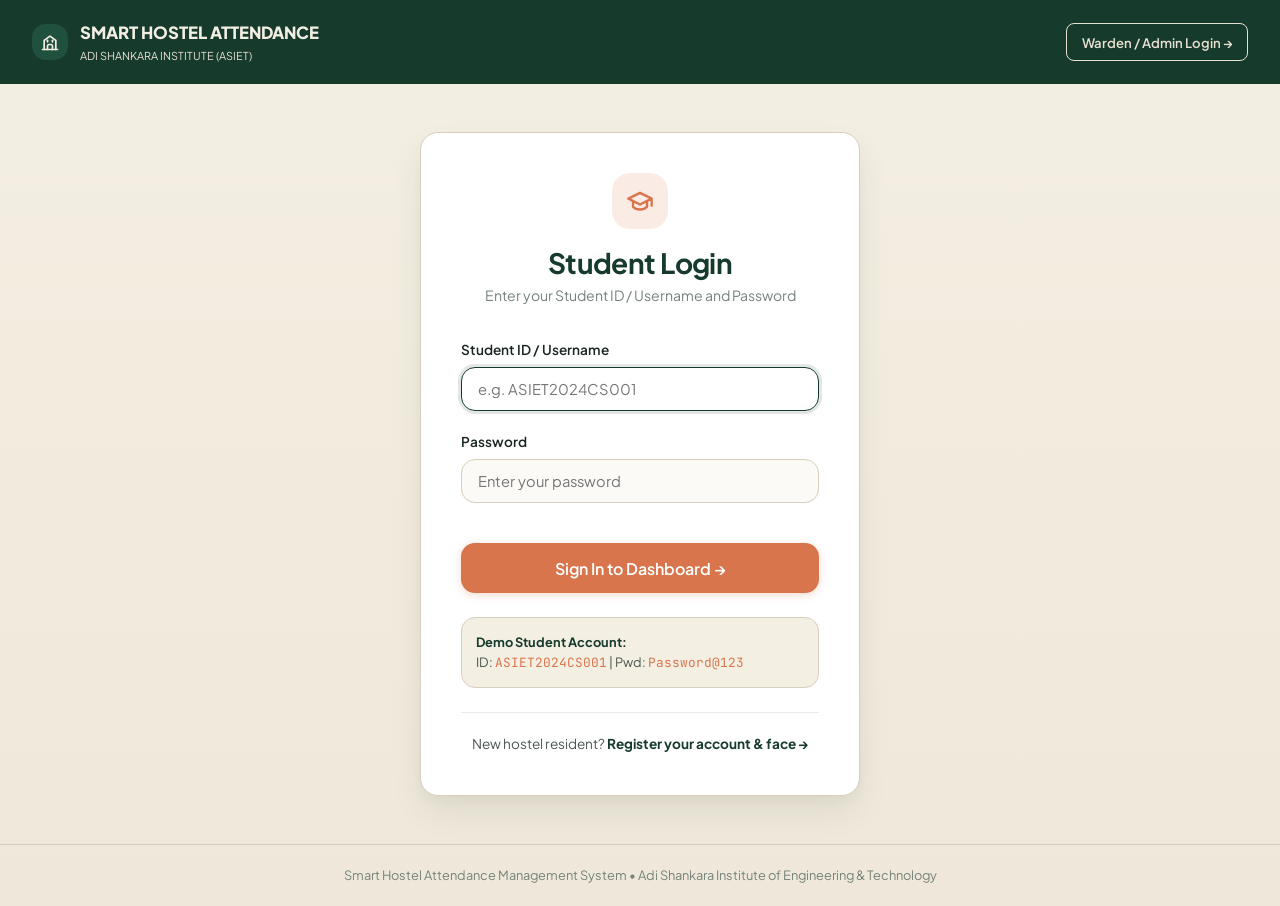
<file: frontend/login.html>
<!DOCTYPE html>
<html lang="en">
<head>
  <meta charset="UTF-8">
  <meta name="viewport" content="width=device-width, initial-scale=1.0">
  <title>Student Login | Smart Hostel Attendance System</title>
  <link rel="stylesheet" href="css/style.css">
</head>
<body style="background: linear-gradient(180deg, #F4EFE3 0%, #EFE8DA 100%); min-height: 100vh; display: flex; flex-direction: column;">

  <!-- Header -->
  <header style="padding: 1.25rem 2rem; background: var(--color-forest-green); color: var(--color-warm-cream); display: flex; justify-content: space-between; align-items: center;">
    <a href="index.html" style="text-decoration: none; display: flex; align-items: center; gap: 0.75rem; color: inherit;">
      <div style="width: 36px; height: 36px; background: var(--color-forest-green-light); border-radius: var(--radius-md); display: flex; align-items: center; justify-content: center; color: var(--color-warm-cream);">
        <svg width="20" height="20" viewBox="0 0 24 24" fill="none" stroke="currentColor" stroke-width="2" stroke-linecap="round" stroke-linejoin="round"><path d="M3 21h18"/><path d="M5 21V10l7-5 7 5v11"/><path d="M9 21v-4a2 2 0 0 1 2-2h2a2 2 0 0 1 2 2v4"/><line x1="9" y1="10" x2="9" y2="12"/><line x1="15" y1="10" x2="15" y2="12"/></svg>
      </div>
      <div>
        <div style="font-weight: 800; font-size: 1.05rem;">SMART HOSTEL ATTENDANCE</div>
        <div style="font-size: 0.68rem; color: var(--color-soft-beige); text-transform: uppercase;">Adi Shankara Institute (ASIET)</div>
      </div>
    </a>
    <div>
      <a href="admin-login.html" class="btn btn-sm btn-outline" style="border-color: var(--color-soft-beige); color: var(--color-soft-beige);">Warden / Admin Login →</a>
    </div>
  </header>

  <!-- Login Container -->
  <main class="container" style="flex: 1; display: flex; align-items: center; justify-content: center; padding: 3rem 1.5rem;">
    <div class="card" style="width: 100%; max-width: 440px; padding: 2.5rem; border-color: var(--color-beige-border); box-shadow: var(--shadow-elevated);">
      <div style="text-align: center; margin-bottom: 2rem;">
        <div style="width: 56px; height: 56px; background: var(--color-orange-subtle); color: var(--color-orange-accent); border-radius: var(--radius-lg); display: flex; align-items: center; justify-content: center; margin: 0 auto 1rem;">
          <svg width="28" height="28" viewBox="0 0 24 24" fill="none" stroke="currentColor" stroke-width="2" stroke-linecap="round" stroke-linejoin="round"><path d="M22 10v6M2 10l10-5 10 5-10 5z"/><path d="M6 12v5c3 3 9 3 12 0v-5"/></svg>
        </div>
        <h1 style="font-size: 1.75rem; color: var(--color-forest-green);">Student Login</h1>
        <p style="font-size: 0.88rem; color: var(--text-muted); margin-top: 0.25rem;">
          Enter your Student ID / Username and Password
        </p>
      </div>

      <form id="student-login-form">
        <div class="form-group">
          <label class="form-label" for="login-id">Student ID / Username</label>
          <input type="text" id="login-id" class="form-control" placeholder="e.g. ASIET2024CS001" required autofocus>
        </div>

        <div class="form-group">
          <div style="display: flex; justify-content: space-between; align-items: center; margin-bottom: 0.4rem;">
            <label class="form-label" for="login-password" style="margin-bottom: 0;">Password</label>
          </div>
          <input type="password" id="login-password" class="form-control" placeholder="Enter your password" required>
        </div>

        <button type="submit" id="login-btn" class="btn btn-primary btn-block btn-lg" style="margin-top: 1.25rem;">
          Sign In to Dashboard →
        </button>
      </form>

      <!-- Pre-seeded demo credentials pill -->
      <div style="margin-top: 1.5rem; background: var(--color-warm-cream); border: 1px solid var(--color-beige-border); border-radius: var(--radius-md); padding: 0.85rem; font-size: 0.8rem; color: var(--text-secondary);">
        <strong style="color: var(--color-forest-green);">Demo Student Account:</strong><br>
        ID: <code style="font-family: var(--font-mono); color: var(--color-orange-accent);">ASIET2024CS001</code> | Pwd: <code style="font-family: var(--font-mono); color: var(--color-orange-accent);">Password@123</code>
      </div>

      <div style="text-align: center; margin-top: 1.5rem; padding-top: 1.25rem; border-top: 1px solid var(--border-light); font-size: 0.85rem;">
        <p>New hostel resident? <a href="register.html" style="font-weight: 700; color: var(--color-forest-green);">Register your account & face →</a></p>
      </div>
    </div>
  </main>

  <footer style="padding: 1.25rem 2rem; border-top: 1px solid var(--color-beige-border); text-align: center; font-size: 0.8rem; color: var(--text-muted);">
    Smart Hostel Attendance Management System • Adi Shankara Institute of Engineering & Technology
  </footer>

  <script src="js/config.js"></script>
  <script src="js/auth.js"></script>
  <script>
    document.addEventListener('DOMContentLoaded', () => {
      Auth.redirectIfLoggedIn();

      const form = document.getElementById('student-login-form');
      form.addEventListener('submit', async (e) => {
        e.preventDefault();
        const id = document.getElementById('login-id').value.trim();
        const pwd = document.getElementById('login-password').value;
        const btn = document.getElementById('login-btn');

        if (!id || !pwd) {
          showToast('Please enter your Student ID and Password.', 'warning');
          return;
        }

        btn.disabled = true;
        btn.textContent = 'Verifying Credentials...';

        const result = await Auth.loginStudent(id, pwd);

        if (result.success) {
          showToast(result.message || 'Login successful! Redirecting...', 'success');
          setTimeout(() => {
            window.location.href = 'dashboard.html';
          }, 600);
        } else {
          showToast(result.message || 'Invalid Student ID or Password.', 'error');
          btn.disabled = false;
          btn.textContent = 'Sign In to Dashboard →';
        }
      });
    });
  </script>
</body>
</html>
</file>
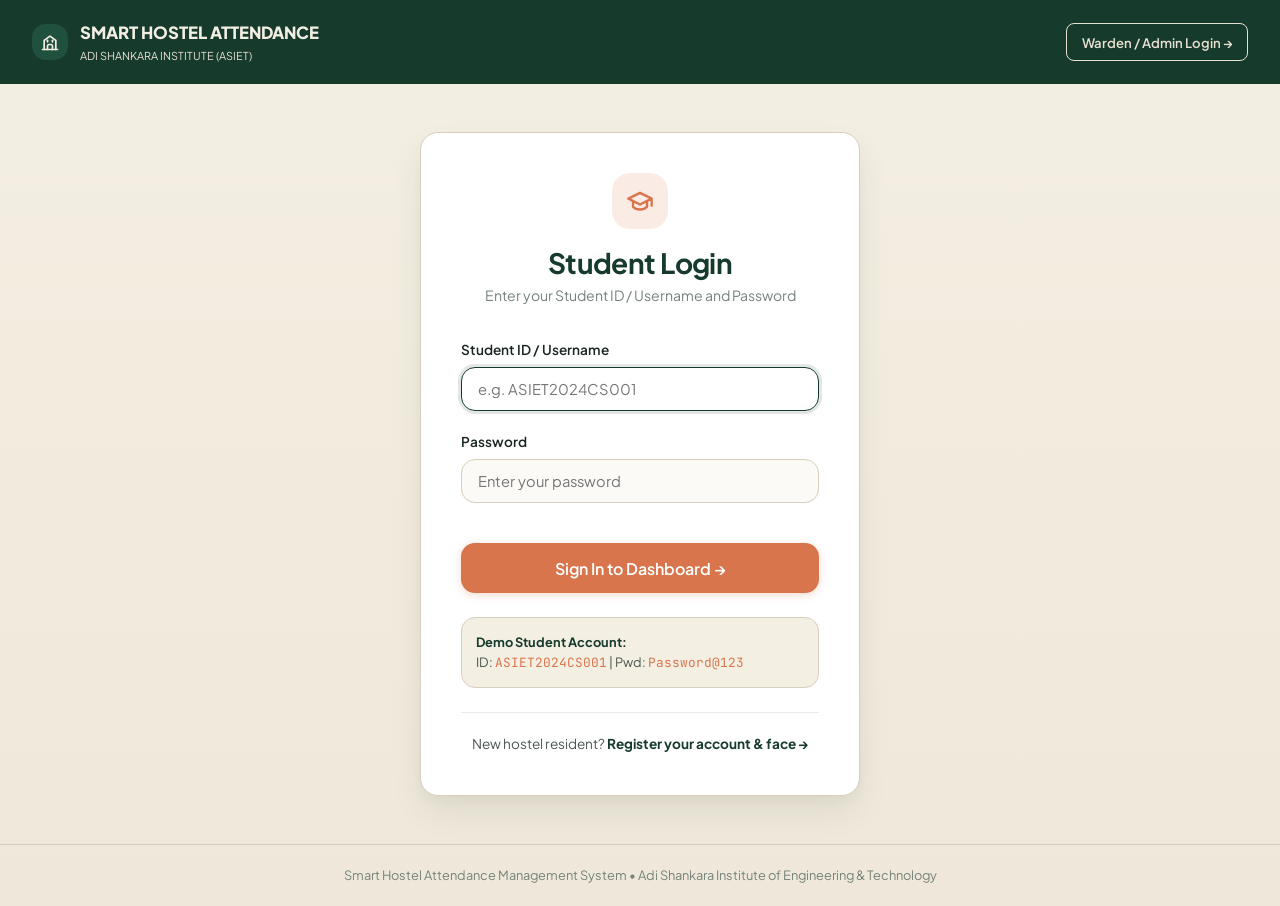
<file: frontend/profile.html>
<!DOCTYPE html>
<html lang="en">
<head>
  <meta charset="UTF-8">
  <meta name="viewport" content="width=device-width, initial-scale=1.0">
  <title>Student Profile | Smart Hostel Attendance System</title>
  <link rel="stylesheet" href="css/style.css">
  <style>
    .profile-hero {
      display: flex;
      align-items: center;
      gap: 1.5rem;
      padding: 1.5rem;
      background: var(--color-surface);
      border-radius: var(--radius-lg);
      border: 1px solid var(--color-card-border);
      margin-bottom: 1.5rem;
    }
    .profile-avatar-lg {
      width: 72px;
      height: 72px;
      border-radius: 50%;
      background: var(--color-primary);
      color: #fff;
      display: flex;
      align-items: center;
      justify-content: center;
      font-size: 2rem;
      font-weight: 700;
      flex-shrink: 0;
      border: 3px solid var(--color-accent-soft);
    }
    .profile-meta-grid {
      display: grid;
      grid-template-columns: repeat(auto-fit, minmax(280px, 1fr));
      gap: 1.25rem;
      margin-bottom: 1.5rem;
    }
    .meta-item {
      display: flex;
      flex-direction: column;
      gap: 0.2rem;
    }
    .meta-label {
      font-size: 0.78rem;
      text-transform: uppercase;
      letter-spacing: 0.05em;
      color: var(--color-text-secondary);
      font-weight: 600;
    }
    .meta-value {
      font-size: 0.95rem;
      font-weight: 600;
      color: var(--color-text-primary);
    }
    .biometric-gallery {
      display: grid;
      grid-template-columns: repeat(auto-fit, minmax(130px, 1fr));
      gap: 1rem;
      margin-top: 1rem;
    }
    .bio-photo-card {
      border: 1px solid var(--color-card-border);
      border-radius: var(--radius-md);
      overflow: hidden;
      background: var(--color-surface);
      text-align: center;
      transition: transform 0.2s ease, box-shadow 0.2s ease;
    }
    .bio-photo-card:hover {
      transform: translateY(-2px);
      box-shadow: 0 4px 12px rgba(22, 59, 45, 0.08);
    }
    .bio-photo-img {
      width: 100%;
      height: 120px;
      object-fit: cover;
      display: block;
      background: var(--color-cream);
    }
    .bio-photo-label {
      padding: 0.4rem 0.5rem;
      font-size: 0.75rem;
      font-weight: 600;
      color: var(--color-text-primary);
      background: var(--color-cream);
      border-top: 1px solid var(--color-card-border);
    }
  </style>
</head>
<body>

  <!-- Mobile Top Bar Header -->
  <header class="mobile-header">
    <div style="display: flex; align-items: center; gap: 0.6rem;">
      <span style="display: flex; align-items: center; color: #fff;"><svg width="22" height="22" viewBox="0 0 24 24" fill="none" stroke="currentColor" stroke-width="2" stroke-linecap="round" stroke-linejoin="round"><path d="M3 21h18"/><path d="M5 21V10l7-5 7 5v11"/><path d="M9 21v-4a2 2 0 0 1 2-2h2a2 2 0 0 1 2 2v4"/><line x1="9" y1="10" x2="9" y2="12"/><line x1="15" y1="10" x2="15" y2="12"/></svg></span>
      <span class="mobile-brand">Hostel Attendance</span>
    </div>
    <button class="btn btn-sm btn-outline" onclick="Auth.logout()" style="color: #fff; border-color: rgba(255,255,255,0.4); padding: 0.25rem 0.6rem;">
      Logout
    </button>
  </header>

  <div class="app-layout">
    <!-- Desktop Left Navigation Sidebar (Dark Forest Green #163B2D) -->
    <aside class="sidebar" id="sidebar">
      <div class="sidebar-header">
        <div class="sidebar-logo-icon">
          <svg width="22" height="22" viewBox="0 0 24 24" fill="none" stroke="currentColor" stroke-width="2" stroke-linecap="round" stroke-linejoin="round"><path d="M3 21h18"/><path d="M5 21V10l7-5 7 5v11"/><path d="M9 21v-4a2 2 0 0 1 2-2h2a2 2 0 0 1 2 2v4"/><line x1="9" y1="10" x2="9" y2="12"/><line x1="15" y1="10" x2="15" y2="12"/></svg>
        </div>
        <div>
          <div class="sidebar-brand-name">HOSTELTRACK</div>
          <div class="sidebar-brand-sub">ASIET KALADY</div>
        </div>
      </div>

      <ul class="sidebar-nav">
        <li>
          <a href="dashboard.html" class="sidebar-link">
            <span class="link-icon">📊</span>
            <span>Dashboard</span>
          </a>
        </li>
        <li>
          <a href="attendance.html" class="sidebar-link">
            <span class="link-icon">📍</span>
            <span>Mark Attendance</span>
          </a>
        </li>
        <li>
          <a href="profile.html" class="sidebar-link active">
            <span class="link-icon">👤</span>
            <span>My Profile</span>
          </a>
        </li>
        <li>
          <a href="history.html" class="sidebar-link">
            <span class="link-icon">🗓️</span>
            <span>Attendance History</span>
          </a>
        </li>
        <li style="margin-top: auto;">
          <a href="javascript:void(0)" onclick="Auth.logout()" class="sidebar-link" style="color: #F1C4BF;">
            <span class="link-icon">🚪</span>
            <span>Logout</span>
          </a>
        </li>
      </ul>

      <div class="sidebar-footer">
        <div class="user-badge">
          <div class="user-avatar" id="sidebar-avatar">S</div>
          <div class="user-info">
            <div class="user-name" id="sidebar-user-name">Loading...</div>
            <div class="user-role" id="sidebar-user-id">Student</div>
          </div>
        </div>
      </div>
    </aside>

    <!-- Main Content Area -->
    <main class="main-wrapper">
      <!-- Topbar Header -->
      <div class="topbar">
        <div>
          <h1 class="topbar-greeting">Student Institutional Profile</h1>
          <p class="topbar-subtitle">
            Academic enrollment, residential hostel room allocation, and enrolled biometrics.
          </p>
        </div>
        <div class="topbar-actions">
          <a href="attendance.html" class="btn btn-primary">
            <span>📷</span> Mark Attendance
          </a>
        </div>
      </div>

      <!-- Student Hero Banner -->
      <div class="profile-hero">
        <div class="profile-avatar-lg" id="profile-hero-avatar">S</div>
        <div style="flex-grow: 1;">
          <div style="display: flex; align-items: center; gap: 0.6rem; flex-wrap: wrap;">
            <h2 id="prof-hero-name" style="margin: 0; font-size: 1.5rem; color: var(--color-primary);">Student Name</h2>
            <span id="prof-hero-id" class="badge badge-present">ASIET2024CS001</span>
            <span class="badge badge-neutral" id="prof-hero-status">Active Resident</span>
          </div>
          <p id="prof-hero-dept" style="margin: 0.35rem 0 0 0; color: var(--color-text-secondary); font-size: 0.9rem;">
            B.Tech Computer Science and Engineering • Adi Shankara Institute
          </p>
        </div>
      </div>

      <!-- Profile Grid -->
      <div class="profile-meta-grid">
        
        <!-- Card 1: Personal Details -->
        <div class="card">
          <div class="card-header">
            <h3 class="card-title">Personal Particulars</h3>
            <span class="badge badge-neutral">Identity</span>
          </div>
          <div style="display: flex; flex-direction: column; gap: 0.9rem;">
            <div class="meta-item">
              <span class="meta-label">Full Legal Name</span>
              <span class="meta-value" id="prof-full-name">--</span>
            </div>
            <div class="meta-item">
              <span class="meta-label">University / Student ID</span>
              <span class="meta-value" id="prof-id-val" style="font-family: var(--font-mono); color: var(--color-accent);">--</span>
            </div>
            <div class="meta-item">
              <span class="meta-label">Gender</span>
              <span class="meta-value" id="prof-gender">--</span>
            </div>
            <div class="meta-item">
              <span class="meta-label">Date of Birth</span>
              <span class="meta-value" id="prof-dob">--</span>
            </div>
            <div class="meta-item">
              <span class="meta-label">Email Address</span>
              <span class="meta-value" id="prof-email">--</span>
            </div>
            <div class="meta-item">
              <span class="meta-label">Phone Number</span>
              <span class="meta-value" id="prof-phone">--</span>
            </div>
          </div>
        </div>

        <!-- Card 2: Academic & Hostel Allocation -->
        <div class="card">
          <div class="card-header">
            <h3 class="card-title">Academic & Hostel Details</h3>
            <span class="badge badge-present">Enrolled</span>
          </div>
          <div style="display: flex; flex-direction: column; gap: 0.9rem;">
            <div class="meta-item">
              <span class="meta-label">Institution</span>
              <span class="meta-value">Adi Shankara Institute of Science and Technology (ASIET)</span>
            </div>
            <div class="meta-item">
              <span class="meta-label">Course / Degree</span>
              <span class="meta-value" id="prof-course">B.Tech Computer Science and Engineering</span>
            </div>
            <div class="meta-item">
              <span class="meta-label">Department</span>
              <span class="meta-value" id="prof-dept">Computer Science and Engineering</span>
            </div>
            <div style="display: grid; grid-template-columns: 1fr 1fr; gap: 0.75rem;">
              <div class="meta-item">
                <span class="meta-label">Academic Year</span>
                <span class="meta-value" id="prof-year">3rd Year</span>
              </div>
              <div class="meta-item">
                <span class="meta-label">Semester & Division</span>
                <span class="meta-value" id="prof-sem-div">Sem 5 • Div A</span>
              </div>
            </div>
            <div style="border-top: 1px solid var(--color-card-border); padding-top: 0.85rem; margin-top: 0.2rem;">
              <div style="display: grid; grid-template-columns: 1fr 1fr; gap: 0.75rem;">
                <div class="meta-item">
                  <span class="meta-label">Hostel Facility</span>
                  <span class="meta-value" id="prof-hostel" style="color: var(--color-primary);">Main Campus Hostel</span>
                </div>
                <div class="meta-item">
                  <span class="meta-label">Room Allocation</span>
                  <span class="meta-value" id="prof-room" style="font-weight: 700; color: var(--color-accent);">Room A-204</span>
                </div>
              </div>
            </div>
          </div>
        </div>
      </div>

      <!-- Card 3: Biometric Facial Gallery -->
      <div class="card" style="margin-bottom: 1.5rem;">
        <div class="card-header" style="flex-wrap: wrap; gap: 0.5rem;">
          <div>
            <h3 class="card-title">Enrolled Multi-Angle Facial Biometrics</h3>
            <p style="font-size: 0.85rem; color: var(--color-text-secondary); margin: 0.25rem 0 0 0;">
              High-accuracy 512-dimensional vector representations computed via pure Java spatial-gradient FaceNet (Zero OpenCV).
            </p>
          </div>
          <div style="display: flex; align-items: center; gap: 0.5rem;">
            <span id="prof-face-status-badge" class="badge badge-present">FaceNet 512-d Enrolled</span>
          </div>
        </div>

        <div class="biometric-gallery" id="bio-gallery-container">
          <!-- Populated dynamically via JS -->
          <div class="bio-photo-card">
            <div style="height: 120px; display: flex; align-items: center; justify-content: center; background: #e0d9cd; font-size: 2rem;">👤</div>
            <div class="bio-photo-label">Angle 1 • Frontal</div>
          </div>
          <div class="bio-photo-card">
            <div style="height: 120px; display: flex; align-items: center; justify-content: center; background: #e0d9cd; font-size: 2rem;">👤</div>
            <div class="bio-photo-label">Angle 2 • Left Profile</div>
          </div>
          <div class="bio-photo-card">
            <div style="height: 120px; display: flex; align-items: center; justify-content: center; background: #e0d9cd; font-size: 2rem;">👤</div>
            <div class="bio-photo-label">Angle 3 • Right Profile</div>
          </div>
          <div class="bio-photo-card">
            <div style="height: 120px; display: flex; align-items: center; justify-content: center; background: #e0d9cd; font-size: 2rem;">👤</div>
            <div class="bio-photo-label">Angle 4 • Slight Tilt</div>
          </div>
        </div>
        <div style="margin-top: 1rem; font-size: 0.82rem; color: var(--color-text-secondary); display: flex; align-items: center; justify-content: space-between; flex-wrap: wrap; gap: 0.5rem;">
          <span>🔒 Biometric mathematical templates are securely hashed & protected on the institutional server.</span>
          <a href="attendance.html" class="btn btn-sm btn-outline">Test Biometric Verification &rarr;</a>
        </div>
      </div>

      <!-- Card 4: Session Security & Controls -->
      <div class="card" style="display: flex; justify-content: space-between; align-items: center; flex-wrap: wrap; gap: 1rem;">
        <div>
          <h4 style="margin: 0; font-size: 1rem; color: var(--color-primary);">Account & Authentication Security</h4>
          <p style="margin: 0.25rem 0 0 0; font-size: 0.85rem; color: var(--color-text-secondary);">
            Session verified via Spring Security and BCrypt cryptographic password hashing.
          </p>
        </div>
        <button class="btn btn-secondary" onclick="Auth.logout()">
          <span>🚪</span> Sign Out of Account
        </button>
      </div>

    </main>
  </div>

  <!-- Mobile Bottom Navigation Bar -->
  <nav class="mobile-bottom-nav">
    <ul class="mobile-nav-items">
      <li>
        <a href="dashboard.html" class="mobile-nav-link">
          <span class="nav-icon">📊</span>
          <span>Dashboard</span>
        </a>
      </li>
      <li>
        <a href="attendance.html" class="mobile-nav-link">
          <span class="nav-icon">📍</span>
          <span>Attendance</span>
        </a>
      </li>
      <li>
        <a href="history.html" class="mobile-nav-link">
          <span class="nav-icon">🗓️</span>
          <span>History</span>
        </a>
      </li>
      <li>
        <a href="profile.html" class="mobile-nav-link active">
          <span class="nav-icon">👤</span>
          <span>Profile</span>
        </a>
      </li>
    </ul>
  </nav>

  <script src="js/config.js"></script>
  <script src="js/auth.js"></script>
  <script src="js/profile.js"></script>
</body>
</html>
</file>
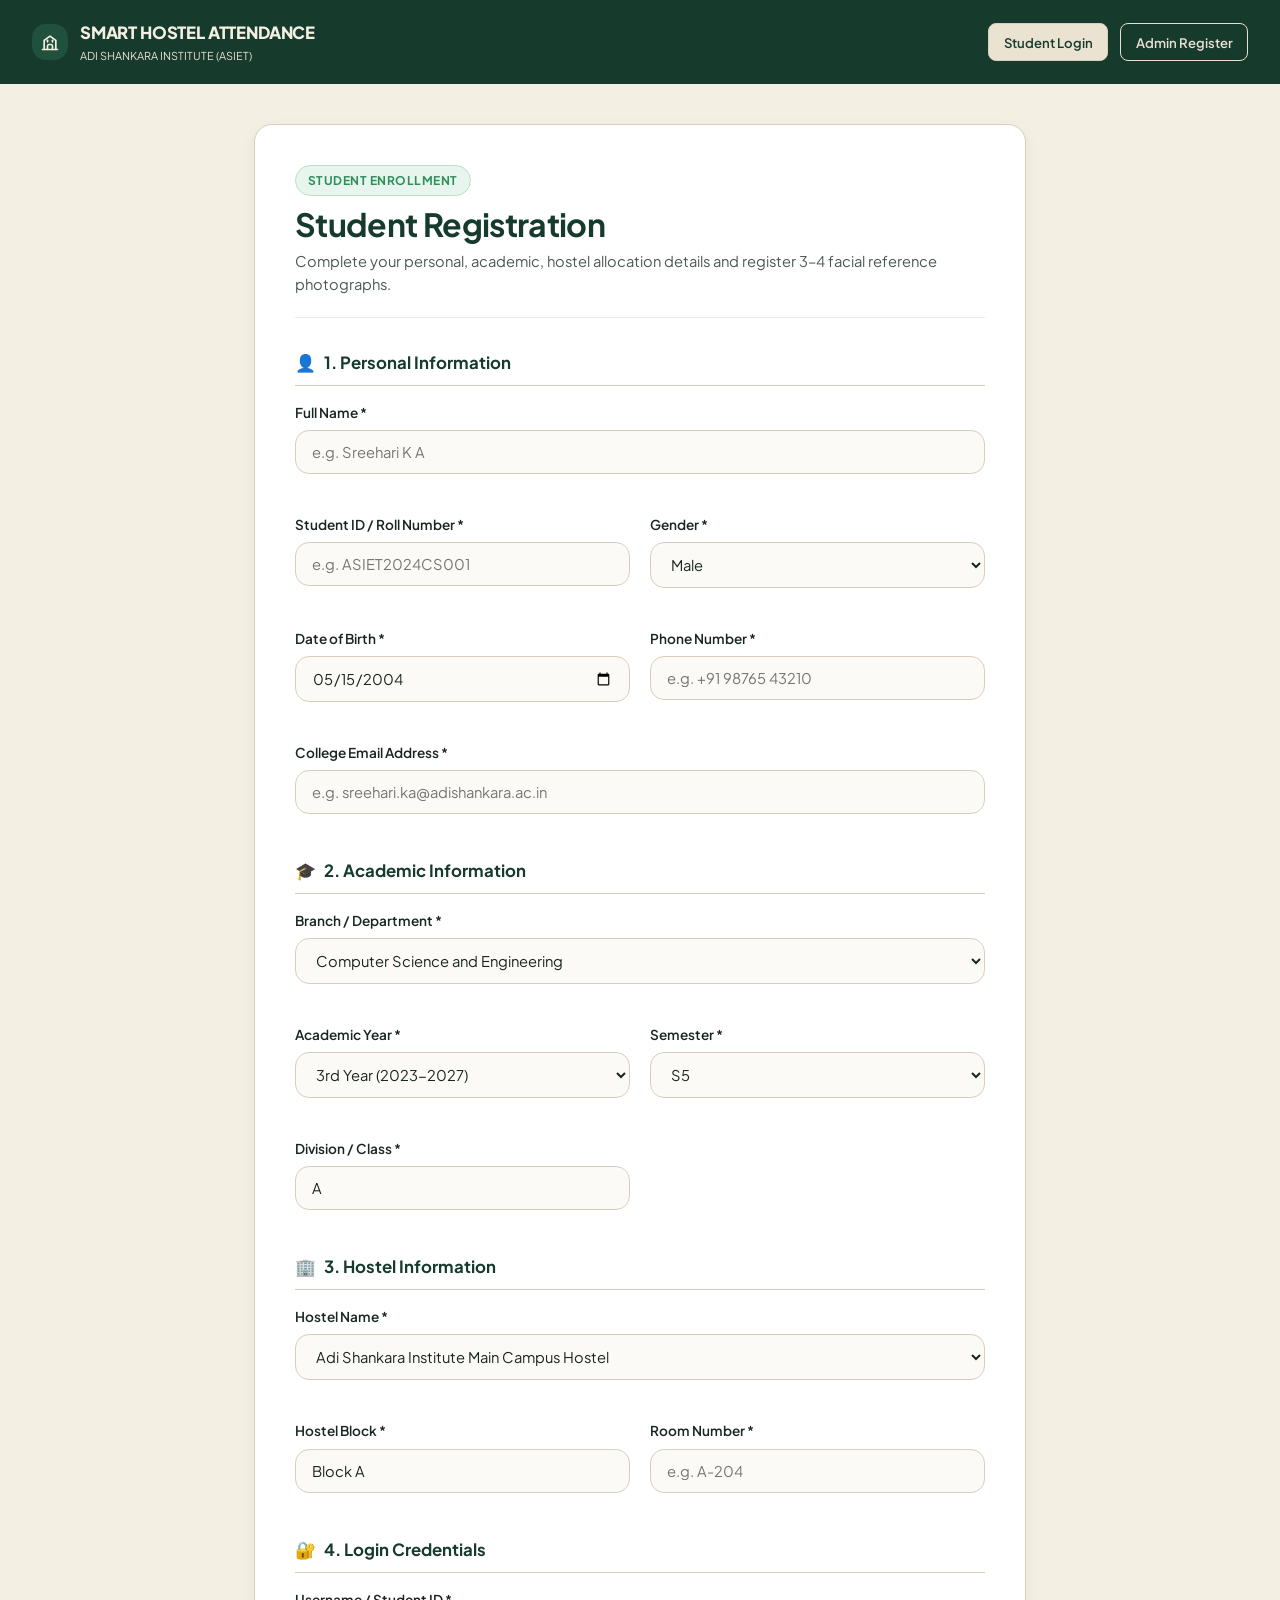
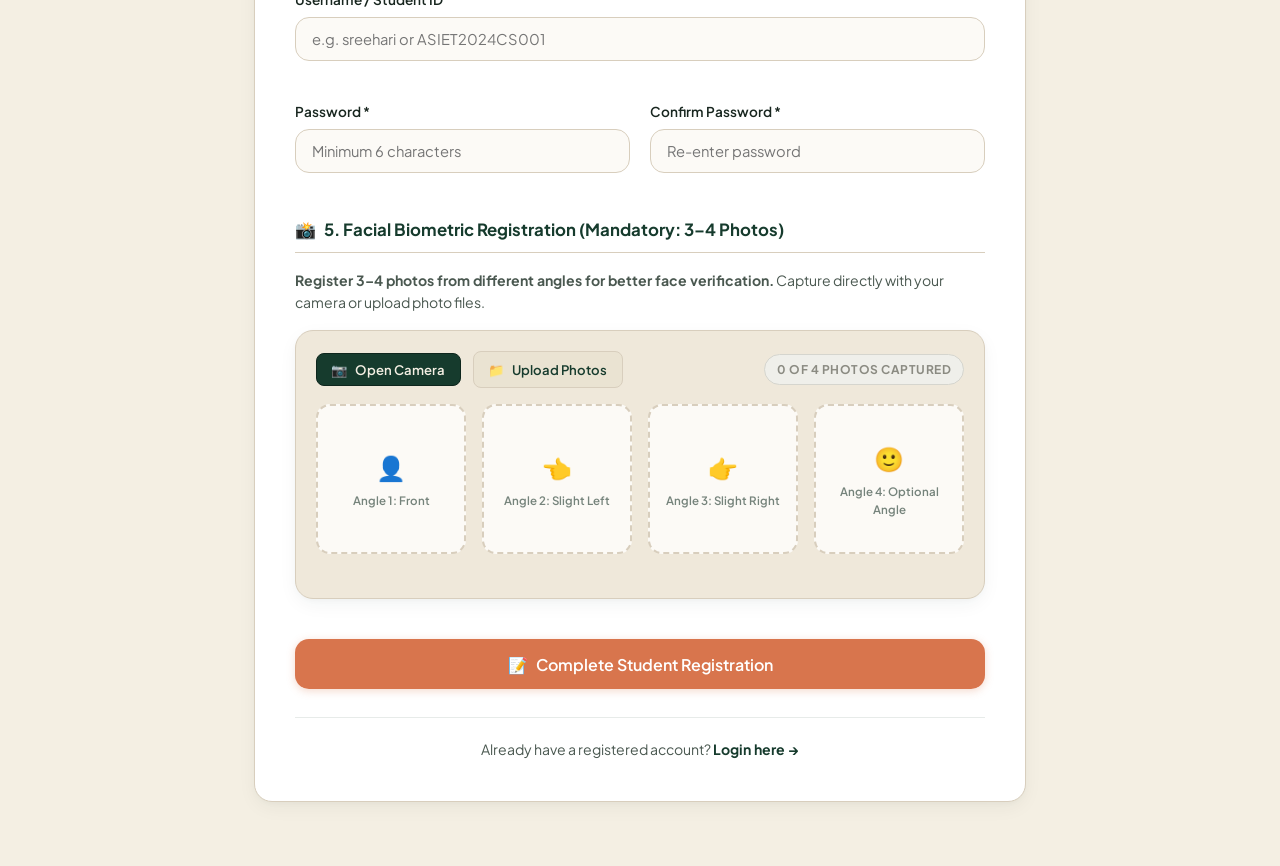
<file: frontend/register.html>
<!DOCTYPE html>
<html lang="en">
<head>
  <meta charset="UTF-8">
  <meta name="viewport" content="width=device-width, initial-scale=1.0">
  <title>Student Registration | Smart Hostel Attendance System</title>
  <link rel="stylesheet" href="css/style.css">
</head>
<body>

  <!-- Top Navigation Header -->
  <header style="padding: 1.25rem 2rem; background: var(--color-forest-green); color: var(--color-warm-cream); display: flex; justify-content: space-between; align-items: center;">
    <div style="display: flex; align-items: center; gap: 0.75rem;">
      <a href="index.html" style="text-decoration: none; display: flex; align-items: center; gap: 0.75rem; color: inherit;">
        <div style="width: 36px; height: 36px; background: var(--color-forest-green-light); border-radius: var(--radius-md); display: flex; align-items: center; justify-content: center; color: var(--color-warm-cream);">
          <svg width="20" height="20" viewBox="0 0 24 24" fill="none" stroke="currentColor" stroke-width="2" stroke-linecap="round" stroke-linejoin="round"><path d="M3 21h18"/><path d="M5 21V10l7-5 7 5v11"/><path d="M9 21v-4a2 2 0 0 1 2-2h2a2 2 0 0 1 2 2v4"/><line x1="9" y1="10" x2="9" y2="12"/><line x1="15" y1="10" x2="15" y2="12"/></svg>
        </div>
        <div>
          <div style="font-weight: 800; font-size: 1.05rem; letter-spacing: -0.01em;">SMART HOSTEL ATTENDANCE</div>
          <div style="font-size: 0.68rem; color: var(--color-soft-beige); text-transform: uppercase;">Adi Shankara Institute (ASIET)</div>
        </div>
      </a>
    </div>
    <div style="display: flex; gap: 0.75rem;">
      <a href="login.html" class="btn btn-sm btn-secondary">Student Login</a>
      <a href="admin-register.html" class="btn btn-sm btn-outline" style="border-color: var(--color-soft-beige); color: var(--color-soft-beige);">Admin Register</a>
    </div>
  </header>

  <!-- Main Registration Form Container -->
  <main class="container container-narrow" style="padding-top: 2.5rem; padding-bottom: 4rem;">
    <div class="card" style="padding: 2.5rem; border-color: var(--color-beige-border);">
      <div style="margin-bottom: 2rem; border-bottom: 1px solid var(--border-light); padding-bottom: 1.25rem;">
        <span class="badge badge-present" style="margin-bottom: 0.5rem;">Student Enrollment</span>
        <h1 style="font-size: 2rem; color: var(--color-forest-green);">Student Registration</h1>
        <p style="font-size: 0.92rem; margin-top: 0.35rem; color: var(--text-secondary);">
          Complete your personal, academic, hostel allocation details and register 3–4 facial reference photographs.
        </p>
      </div>

      <form id="student-reg-form">
        <!-- 1. Personal Information -->
        <div class="form-legend">
          <span>👤</span> 1. Personal Information
        </div>
        <div class="form-row">
          <div class="form-group" style="grid-column: span 2;">
            <label class="form-label" for="reg-name">Full Name *</label>
            <input type="text" id="reg-name" class="form-control" placeholder="e.g. Sreehari K A" required>
          </div>
          <div class="form-group">
            <label class="form-label" for="reg-student-id">Student ID / Roll Number *</label>
            <input type="text" id="reg-student-id" class="form-control" placeholder="e.g. ASIET2024CS001" required>
          </div>
          <div class="form-group">
            <label class="form-label" for="reg-gender">Gender *</label>
            <select id="reg-gender" class="form-control" required>
              <option value="Male">Male</option>
              <option value="Female">Female</option>
              <option value="Other">Other</option>
            </select>
          </div>
          <div class="form-group">
            <label class="form-label" for="reg-dob">Date of Birth *</label>
            <input type="date" id="reg-dob" class="form-control" value="2004-05-15" required>
          </div>
          <div class="form-group">
            <label class="form-label" for="reg-phone">Phone Number *</label>
            <input type="tel" id="reg-phone" class="form-control" placeholder="e.g. +91 98765 43210" required>
          </div>
          <div class="form-group" style="grid-column: span 2;">
            <label class="form-label" for="reg-email">College Email Address *</label>
            <input type="email" id="reg-email" class="form-control" placeholder="e.g. sreehari.ka@adishankara.ac.in" required>
          </div>
        </div>

        <!-- 2. Academic Information -->
        <div class="form-legend">
          <span>🎓</span> 2. Academic Information
        </div>
        <div class="form-row">
          <div class="form-group" style="grid-column: span 2;">
            <label class="form-label" for="reg-dept">Branch / Department *</label>
            <select id="reg-dept" class="form-control" required>
              <option value="Computer Science and Engineering">Computer Science and Engineering</option>
              <option value="Electronics and Communication Engineering">Electronics and Communication Engineering</option>
              <option value="Electrical and Electronics Engineering">Electrical and Electronics Engineering</option>
              <option value="Mechanical Engineering">Mechanical Engineering</option>
              <option value="Civil Engineering">Civil Engineering</option>
              <option value="Artificial Intelligence & Data Science">Artificial Intelligence & Data Science</option>
            </select>
          </div>
          <div class="form-group">
            <label class="form-label" for="reg-year">Academic Year *</label>
            <select id="reg-year" class="form-control" required>
              <option value="1st Year (2026-2030)">1st Year (2026-2030)</option>
              <option value="2nd Year (2025-2029)">2nd Year (2025-2029)</option>
              <option value="3rd Year (2023-2027)" selected>3rd Year (2023-2027)</option>
              <option value="4th Year (2022-2026)">4th Year (2022-2026)</option>
            </select>
          </div>
          <div class="form-group">
            <label class="form-label" for="reg-sem">Semester *</label>
            <select id="reg-sem" class="form-control" required>
              <option value="S1">S1</option>
              <option value="S2">S2</option>
              <option value="S3">S3</option>
              <option value="S4">S4</option>
              <option value="S5" selected>S5</option>
              <option value="S6">S6</option>
              <option value="S7">S7</option>
              <option value="S8">S8</option>
            </select>
          </div>
          <div class="form-group">
            <label class="form-label" for="reg-div">Division / Class *</label>
            <input type="text" id="reg-div" class="form-control" value="A" placeholder="e.g. A, B, or C" required>
          </div>
        </div>

        <!-- 3. Hostel Information -->
        <div class="form-legend">
          <span>🏢</span> 3. Hostel Information
        </div>
        <div class="form-row">
          <div class="form-group" style="grid-column: span 2;">
            <label class="form-label" for="reg-hostel">Hostel Name *</label>
            <select id="reg-hostel" class="form-control" required>
              <option value="1">Adi Shankara Institute Main Campus Hostel</option>
              <option value="2">ASIET Boys Hostel (Block B)</option>
              <option value="3">ASIET Ladies Hostel (Block C)</option>
            </select>
          </div>
          <div class="form-group">
            <label class="form-label" for="reg-block">Hostel Block *</label>
            <input type="text" id="reg-block" class="form-control" value="Block A" placeholder="e.g. Block A" required>
          </div>
          <div class="form-group">
            <label class="form-label" for="reg-room">Room Number *</label>
            <input type="text" id="reg-room" class="form-control" placeholder="e.g. A-204" required>
          </div>
        </div>

        <!-- 4. Login Credentials -->
        <div class="form-legend">
          <span>🔐</span> 4. Login Credentials
        </div>
        <div class="form-row">
          <div class="form-group" style="grid-column: span 2;">
            <label class="form-label" for="reg-username">Username / Student ID *</label>
            <input type="text" id="reg-username" class="form-control" placeholder="e.g. sreehari or ASIET2024CS001" required>
          </div>
          <div class="form-group">
            <label class="form-label" for="reg-password">Password *</label>
            <input type="password" id="reg-password" class="form-control" placeholder="Minimum 6 characters" minlength="6" required>
          </div>
          <div class="form-group">
            <label class="form-label" for="reg-confirm-password">Confirm Password *</label>
            <input type="password" id="reg-confirm-password" class="form-control" placeholder="Re-enter password" minlength="6" required>
          </div>
        </div>

        <!-- 5. Face Registration (3-4 Facial Photos) -->
        <div class="form-legend">
          <span>📸</span> 5. Facial Biometric Registration (Mandatory: 3–4 Photos)
        </div>
        <p style="font-size: 0.88rem; color: var(--text-secondary); margin-bottom: 1rem;">
          <strong>Register 3–4 photos from different angles for better face verification.</strong> Capture directly with your camera or upload photo files.
        </p>

        <!-- Live Camera Capture Modal / Section -->
        <div class="card card-warm" style="margin-bottom: 1.5rem; padding: 1.25rem;">
          <div style="display: flex; gap: 0.75rem; align-items: center; flex-wrap: wrap; margin-bottom: 1rem;">
            <button type="button" id="btn-start-camera" class="btn btn-sm btn-forest">
              <span>📷</span> Open Camera
            </button>
            <button type="button" id="btn-snap-photo" class="btn btn-sm btn-primary" style="display: none;">
              <span>⚡</span> Capture Current Angle
            </button>
            <label class="btn btn-sm btn-secondary" style="margin: 0; cursor: pointer;">
              <span>📁</span> Upload Photos
              <input type="file" id="file-photo-input" accept="image/*" multiple style="display: none;">
            </label>
            <span id="photo-count-badge" class="badge badge-not-marked" style="margin-left: auto;">0 of 4 photos captured</span>
          </div>

          <!-- Video preview container -->
          <div id="camera-enroll-preview" style="display: none; max-width: 380px; margin: 0 auto 1rem; border-radius: var(--radius-md); overflow: hidden; position: relative; border: 2px solid var(--color-forest-green);">
            <video id="enroll-video" autoplay playsinline style="width: 100%; height: auto; display: block;"></video>
            <div style="position: absolute; top: 50%; left: 50%; transform: translate(-50%, -50%); width: 140px; height: 180px; border: 2px dashed rgba(255,255,255,0.8); border-radius: 50% 50% 45% 45%; pointer-events: none;"></div>
          </div>
          <canvas id="enroll-canvas" style="display: none;"></canvas>

          <!-- 4 Slots Grid -->
          <div class="photo-enroll-grid">
            <div class="photo-enroll-slot" id="slot-1">
              <span style="font-size: 1.5rem; color: var(--text-muted);">👤</span>
              <span class="slot-label">Angle 1: Front</span>
            </div>
            <div class="photo-enroll-slot" id="slot-2">
              <span style="font-size: 1.5rem; color: var(--text-muted);">👈</span>
              <span class="slot-label">Angle 2: Slight Left</span>
            </div>
            <div class="photo-enroll-slot" id="slot-3">
              <span style="font-size: 1.5rem; color: var(--text-muted);">👉</span>
              <span class="slot-label">Angle 3: Slight Right</span>
            </div>
            <div class="photo-enroll-slot" id="slot-4">
              <span style="font-size: 1.5rem; color: var(--text-muted);">🙂</span>
              <span class="slot-label">Angle 4: Optional Angle</span>
            </div>
          </div>
        </div>

        <button type="submit" id="reg-submit-btn" class="btn btn-primary btn-block btn-lg" style="margin-top: 1rem;">
          <span>📝</span> Complete Student Registration
        </button>
      </form>

      <div style="text-align: center; margin-top: 1.75rem; padding-top: 1.25rem; border-top: 1px solid var(--border-light); font-size: 0.88rem;">
        <p>Already have a registered account? <a href="login.html" style="font-weight: 700; color: var(--color-forest-green);">Login here →</a></p>
      </div>
    </div>
  </main>

  <script src="js/config.js"></script>
  <script src="js/auth.js"></script>
  <script>
    let capturedImages = [];
    let mediaStream = null;

    document.addEventListener('DOMContentLoaded', () => {
      Auth.redirectIfLoggedIn();

      const btnStartCamera = document.getElementById('btn-start-camera');
      const btnSnapPhoto = document.getElementById('btn-snap-photo');
      const cameraPreview = document.getElementById('camera-enroll-preview');
      const video = document.getElementById('enroll-video');
      const canvas = document.getElementById('enroll-canvas');
      const fileInput = document.getElementById('file-photo-input');

      // Camera Start
      btnStartCamera.addEventListener('click', async () => {
        try {
          if (mediaStream) {
            mediaStream.getTracks().forEach(t => t.stop());
            mediaStream = null;
            cameraPreview.style.display = 'none';
            btnStartCamera.innerHTML = '<span>📷</span> Open Camera';
            btnSnapPhoto.style.display = 'none';
            return;
          }

          mediaStream = await navigator.mediaDevices.getUserMedia({ video: { width: 640, height: 480 } });
          video.srcObject = mediaStream;
          cameraPreview.style.display = 'block';
          btnStartCamera.innerHTML = '<span>🛑</span> Stop Camera';
          btnSnapPhoto.style.display = 'inline-flex';
        } catch (err) {
          showToast('Camera access denied or unavailable: ' + err.message, 'error');
        }
      });

      // Capture Photo
      btnSnapPhoto.addEventListener('click', () => {
        if (!mediaStream || capturedImages.length >= 4) {
          if (capturedImages.length >= 4) showToast('Maximum 4 photos already captured.', 'info');
          return;
        }

        canvas.width = video.videoWidth || 640;
        canvas.height = video.videoHeight || 480;
        const ctx = canvas.getContext('2d');
        ctx.drawImage(video, 0, 0, canvas.width, canvas.height);
        const dataUrl = canvas.toDataURL('image/jpeg', 0.85);

        addPhoto(dataUrl);
      });

      // File upload handler
      fileInput.addEventListener('change', (e) => {
        const files = Array.from(e.target.files);
        files.forEach(file => {
          if (capturedImages.length >= 4) return;
          const reader = new FileReader();
          reader.onload = (evt) => {
            addPhoto(evt.target.result);
          };
          reader.readAsDataURL(file);
        });
      });

      function addPhoto(dataUrl) {
        if (capturedImages.length >= 4) return;
        capturedImages.push(dataUrl);
        updatePhotoGrid();
      }

      window.removePhoto = function(index) {
        capturedImages.splice(index, 1);
        updatePhotoGrid();
      };

      function updatePhotoGrid() {
        const labels = ['Angle 1: Front', 'Angle 2: Slight Left', 'Angle 3: Slight Right', 'Angle 4: Additional'];
        const badge = document.getElementById('photo-count-badge');
        badge.textContent = `${capturedImages.length} of 4 photos captured`;
        if (capturedImages.length >= 3) {
          badge.className = 'badge badge-present';
        } else {
          badge.className = 'badge badge-not-marked';
        }

        for (let i = 1; i <= 4; i++) {
          const slot = document.getElementById(`slot-${i}`);
          const imgData = capturedImages[i - 1];
          if (imgData) {
            slot.className = 'photo-enroll-slot has-image';
            slot.innerHTML = `
              <img src="${imgData}" alt="Photo ${i}">
              <button type="button" class="slot-delete-btn" onclick="removePhoto(${i - 1})" title="Delete">✕</button>
              <span class="slot-label">${labels[i - 1]}</span>
            `;
          } else {
            slot.className = 'photo-enroll-slot';
            slot.innerHTML = `
              <span style="font-size: 1.5rem; color: var(--text-muted);">${i === 1 ? '👤' : i === 2 ? '👈' : i === 3 ? '👉' : '🙂'}</span>
              <span class="slot-label">${labels[i - 1]}</span>
            `;
          }
        }
      }

      // Registration Form Submission
      const form = document.getElementById('student-reg-form');
      form.addEventListener('submit', async (e) => {
        e.preventDefault();

        const pwd = document.getElementById('reg-password').value;
        const confirmPwd = document.getElementById('reg-confirm-password').value;

        if (pwd !== confirmPwd) {
          showToast('Passwords do not match.', 'error');
          return;
        }

        if (capturedImages.length < 3) {
          showToast('Please capture or upload at least 3 facial reference photos (front, left, right angles).', 'error');
          return;
        }

        const studentId = document.getElementById('reg-student-id').value.trim().toUpperCase();

        const payload = {
          studentId: studentId,
          name: document.getElementById('reg-name').value.trim(),
          email: document.getElementById('reg-email').value.trim(),
          phone: document.getElementById('reg-phone').value.trim(),
          gender: document.getElementById('reg-gender').value,
          dateOfBirth: document.getElementById('reg-dob').value,
          course: 'B.Tech ' + document.getElementById('reg-dept').value,
          department: document.getElementById('reg-dept').value,
          academicYear: document.getElementById('reg-year').value,
          semester: document.getElementById('reg-sem').value,
          division: document.getElementById('reg-div').value.trim(),
          hostelId: parseInt(document.getElementById('reg-hostel').value, 10),
          block: document.getElementById('reg-block').value.trim(),
          roomNumber: document.getElementById('reg-room').value.trim(),
          username: document.getElementById('reg-username').value.trim() || studentId,
          password: pwd,
          confirmPassword: confirmPwd,
          faceImages: capturedImages
        };

        const btn = document.getElementById('reg-submit-btn');
        btn.disabled = true;
        btn.innerHTML = 'Enrolling Student & Registering Face Biometrics...';

        const result = await Auth.registerStudent(payload);

        if (result.success) {
          // Save registered photos in localStorage for display in My Profile
          try {
            localStorage.setItem(`profile_photos_${studentId}`, JSON.stringify(capturedImages));
          } catch (e) {}

          showToast(result.message || 'Registration completed! Redirecting to login...', 'success');
          if (mediaStream) {
            mediaStream.getTracks().forEach(t => t.stop());
          }
          setTimeout(() => {
            window.location.href = 'login.html';
          }, 1200);
        } else {
          showToast(result.message || 'Registration failed.', 'error');
          btn.disabled = false;
          btn.innerHTML = '<span>📝</span> Complete Student Registration';
        }
      });
    });
  </script>
</body>
</html>
</file>
<file: frontend/css/style.css>
/* ==========================================================================
   SMART HOSTEL ATTENDANCE MANAGEMENT SYSTEM
   Design System: Dark Forest Green, Warm Cream, Soft Beige & Soft Orange
   Visual Language: Premium College Project Architecture
   ========================================================================== */

@import url('https://fonts.googleapis.com/css2?family=Plus+Jakarta+Sans:wght@300;400;500;600;700;800&family=JetBrains+Mono:wght@400;500&display=swap');

:root {
  /* --------------------------------------------------------------------------
     Core Visual Identity Palette (Strict Reference Compliance)
     -------------------------------------------------------------------------- */
  --color-forest-green: #163B2D;
  --color-forest-green-dark: #0E261D;
  --color-forest-green-light: #20503E;
  --color-forest-green-subtle: #2A634E;
  
  --color-warm-cream: #F4EFE3;
  --color-warm-cream-light: #FAF7F0;
  --color-warm-cream-dark: #EAE3D2;
  
  --color-soft-beige: #E8E0D1;
  --color-beige-border: #D8CEBD;
  --color-beige-dark: #C9BEAC;
  
  --color-orange-accent: #D8754D;
  --color-orange-hover: #C2633C;
  --color-orange-subtle: #FAECE5;
  
  /* Status Colors */
  --status-present: #2F8F5B;
  --status-present-bg: #E8F5EE;
  --status-present-border: #B6E0C8;
  
  --status-absent: #C85A50;
  --status-absent-bg: #FCEEEC;
  --status-absent-border: #F3C4BF;
  
  --status-not-marked: #8B8B82;
  --status-not-marked-bg: #EFEFEA;
  --status-not-marked-border: #D5D5CE;

  --status-future: #B8B7B0;
  --status-future-bg: #F7F6F2;
  --status-future-border: #E4E3DC;

  /* Surfaces & Backgrounds */
  --bg-app: #F4EFE3;
  --bg-surface: #FCFAF6;
  --bg-surface-warm: #EFE8DA;
  --bg-surface-card: #FFFFFF;
  --bg-sidebar: #163B2D;
  --bg-sidebar-hover: rgba(255, 255, 255, 0.08);
  --bg-sidebar-active: #20503E;

  /* Typography Colors */
  --text-primary: #18261F;
  --text-secondary: #4A5850;
  --text-muted: #75837B;
  --text-light: #9DA9A2;
  --text-inverse: #F4EFE3;
  --text-on-green: #E8E0D1;
  --text-on-green-bright: #FFFFFF;

  /* Borders & Shadows */
  --border-light: rgba(22, 59, 45, 0.10);
  --border-medium: rgba(22, 59, 45, 0.18);
  --border-strong: rgba(22, 59, 45, 0.35);

  --shadow-subtle: 0 2px 6px rgba(22, 59, 45, 0.04);
  --shadow-card: 0 6px 20px -2px rgba(22, 59, 45, 0.06), 0 2px 6px -1px rgba(22, 59, 45, 0.03);
  --shadow-elevated: 0 16px 36px -4px rgba(22, 59, 45, 0.09), 0 6px 14px -2px rgba(22, 59, 45, 0.04);
  --shadow-sidebar: 4px 0 24px rgba(14, 38, 29, 0.15);

  /* Fonts */
  --font-main: 'Plus Jakarta Sans', -apple-system, BlinkMacSystemFont, 'Segoe UI', Roboto, sans-serif;
  --font-mono: 'JetBrains Mono', monospace;

  /* Border Radii */
  --radius-xs: 4px;
  --radius-sm: 8px;
  --radius-md: 14px;
  --radius-lg: 18px;
  --radius-xl: 24px;
  --radius-full: 9999px;

  /* Transitions */
  --transition-fast: 0.15s ease;
  --transition-normal: 0.25s cubic-bezier(0.16, 1, 0.3, 1);
}

/* --------------------------------------------------------------------------
   Global Reset & Base
   -------------------------------------------------------------------------- */
*, *::before, *::after {
  box-sizing: border-box;
  margin: 0;
  padding: 0;
}

html {
  font-size: 16px;
  scroll-behavior: smooth;
}

body {
  font-family: var(--font-main);
  background-color: var(--bg-app);
  color: var(--text-primary);
  line-height: 1.6;
  min-height: 100vh;
  display: flex;
  flex-direction: column;
  -webkit-font-smoothing: antialiased;
}

/* Typography */
h1, h2, h3, h4, h5, h6 {
  color: var(--text-primary);
  font-weight: 700;
  line-height: 1.25;
  letter-spacing: -0.02em;
}

h1 { font-size: 2.25rem; }
h2 { font-size: 1.75rem; }
h3 { font-size: 1.35rem; }
h4 { font-size: 1.125rem; }

p {
  color: var(--text-secondary);
}

a {
  color: var(--color-orange-accent);
  text-decoration: none;
  transition: color var(--transition-fast);
}

a:hover {
  color: var(--color-orange-hover);
}

/* Layout Containers */
.container {
  width: 100%;
  max-width: 1200px;
  margin: 0 auto;
  padding: 0 1.5rem;
}

.container-narrow {
  max-width: 820px;
}

.container-wide {
  max-width: 1380px;
}

/* --------------------------------------------------------------------------
   Buttons
   -------------------------------------------------------------------------- */
.btn {
  display: inline-flex;
  align-items: center;
  justify-content: center;
  gap: 0.5rem;
  padding: 0.7rem 1.4rem;
  font-family: var(--font-main);
  font-size: 0.92rem;
  font-weight: 600;
  border-radius: var(--radius-md);
  border: 1px solid transparent;
  cursor: pointer;
  text-decoration: none;
  transition: all var(--transition-fast);
  white-space: nowrap;
}

.btn:disabled {
  opacity: 0.55;
  cursor: not-allowed;
  pointer-events: none;
}

.btn-primary {
  background-color: var(--color-orange-accent);
  color: #FFFFFF;
  box-shadow: 0 2px 8px rgba(216, 117, 77, 0.28);
}

.btn-primary:hover {
  background-color: var(--color-orange-hover);
  color: #FFFFFF;
  transform: translateY(-1px);
  box-shadow: 0 4px 12px rgba(216, 117, 77, 0.36);
}

.btn-forest {
  background-color: var(--color-forest-green);
  color: var(--color-warm-cream);
  border: 1px solid var(--color-forest-green-dark);
}

.btn-forest:hover {
  background-color: var(--color-forest-green-light);
  color: #FFFFFF;
  transform: translateY(-1px);
}

.btn-secondary {
  background-color: var(--color-warm-cream-dark);
  color: var(--color-forest-green);
  border: 1px solid var(--color-beige-border);
}

.btn-secondary:hover {
  background-color: var(--color-soft-beige);
  color: var(--color-forest-green-dark);
}

.btn-outline {
  background-color: transparent;
  color: var(--color-forest-green);
  border: 1.5px solid var(--color-forest-green);
}

.btn-outline:hover {
  background-color: var(--color-forest-green);
  color: var(--color-warm-cream);
}

.btn-danger {
  background-color: var(--status-absent);
  color: #FFFFFF;
}

.btn-danger:hover {
  background-color: #B54C42;
}

.btn-sm {
  padding: 0.45rem 0.9rem;
  font-size: 0.82rem;
  border-radius: var(--radius-sm);
}

.btn-lg {
  padding: 0.85rem 1.75rem;
  font-size: 1rem;
  border-radius: var(--radius-md);
}

.btn-block {
  width: 100%;
}

/* --------------------------------------------------------------------------
   Cards
   -------------------------------------------------------------------------- */
.card {
  background: var(--bg-surface-card);
  border-radius: var(--radius-lg);
  border: 1px solid var(--color-beige-border);
  box-shadow: var(--shadow-card);
  padding: 1.5rem;
  transition: transform var(--transition-fast), box-shadow var(--transition-fast);
}

.card-warm {
  background: var(--bg-surface-warm);
}

.card-cream {
  background: var(--bg-surface);
}

.card-forest {
  background: var(--color-forest-green);
  color: var(--text-on-green);
  border-color: var(--color-forest-green-dark);
}

.card-forest h1, .card-forest h2, .card-forest h3, .card-forest h4 {
  color: var(--text-on-green-bright);
}

.card-forest p {
  color: var(--text-on-green);
}

.card-header {
  display: flex;
  align-items: center;
  justify-content: space-between;
  margin-bottom: 1.25rem;
  padding-bottom: 0.85rem;
  border-bottom: 1px solid var(--border-light);
}

.card-title {
  font-size: 1.15rem;
  font-weight: 700;
  color: var(--text-primary);
}

/* --------------------------------------------------------------------------
   Landing Page (Reference Compliance: 4 Clear Action Cards)
   -------------------------------------------------------------------------- */
.landing-hero {
  padding: 3.5rem 1.5rem 2rem;
  text-align: center;
  position: relative;
}

.landing-badge {
  display: inline-flex;
  align-items: center;
  gap: 0.5rem;
  background: var(--color-forest-green);
  color: var(--color-warm-cream);
  padding: 0.4rem 1rem;
  border-radius: var(--radius-full);
  font-size: 0.8rem;
  font-weight: 700;
  letter-spacing: 0.08em;
  text-transform: uppercase;
  margin-bottom: 1.5rem;
}

.landing-title {
  font-size: 2.75rem;
  font-weight: 800;
  color: var(--color-forest-green);
  line-height: 1.15;
  margin-bottom: 0.75rem;
  letter-spacing: -0.025em;
}

.landing-subtitle {
  font-size: 1.15rem;
  font-weight: 600;
  color: var(--color-orange-accent);
  letter-spacing: 0.12em;
  text-transform: uppercase;
  margin-bottom: 1rem;
}

.landing-desc {
  max-width: 620px;
  margin: 0 auto 2.5rem;
  font-size: 1.05rem;
  color: var(--text-secondary);
}

/* The 4 Major Options Grid */
.landing-options-grid {
  display: grid;
  grid-template-columns: repeat(auto-fit, minmax(250px, 1fr));
  gap: 1.5rem;
  max-width: 1100px;
  margin: 0 auto 3rem;
}

.landing-option-card {
  background: var(--bg-surface-card);
  border: 1.5px solid var(--color-beige-border);
  border-radius: var(--radius-xl);
  padding: 2rem 1.5rem;
  text-align: center;
  transition: all var(--transition-normal);
  display: flex;
  flex-direction: column;
  justify-content: space-between;
  box-shadow: var(--shadow-card);
  position: relative;
  overflow: hidden;
}

.landing-option-card:hover {
  transform: translateY(-4px);
  border-color: var(--color-forest-green);
  box-shadow: var(--shadow-elevated);
}

.landing-option-card.highlight {
  border-color: var(--color-orange-accent);
  background: linear-gradient(180deg, #FFFFFF 0%, #FAF5EE 100%);
}

.landing-option-card .card-badge {
  position: absolute;
  top: 1rem;
  right: 1rem;
  font-size: 0.72rem;
  font-weight: 700;
  padding: 0.2rem 0.6rem;
  border-radius: var(--radius-full);
}

.option-icon {
  width: 60px;
  height: 60px;
  margin: 0 auto 1.25rem;
  border-radius: var(--radius-lg);
  background: var(--color-warm-cream);
  border: 1px solid var(--color-beige-border);
  display: flex;
  align-items: center;
  justify-content: center;
  font-size: 1.75rem;
}

.option-icon svg {
  display: block;
}

.option-title {
  font-size: 1.25rem;
  font-weight: 700;
  color: var(--color-forest-green);
  margin-bottom: 0.5rem;
}

.option-desc {
  font-size: 0.88rem;
  color: var(--text-muted);
  margin-bottom: 1.5rem;
  line-height: 1.5;
}

/* --------------------------------------------------------------------------
   App Dashboard Layout with Desktop Left Sidebar & Mobile Navigation
   -------------------------------------------------------------------------- */
.app-layout {
  display: flex;
  min-height: 100vh;
  background-color: var(--bg-app);
}

/* Left Sidebar Navigation (Desktop) */
.sidebar {
  width: 260px;
  background-color: var(--bg-sidebar);
  color: var(--text-on-green);
  display: flex;
  flex-direction: column;
  position: fixed;
  top: 0;
  bottom: 0;
  left: 0;
  z-index: 1000;
  box-shadow: var(--shadow-sidebar);
  transition: transform var(--transition-normal);
}

.sidebar-header {
  padding: 1.75rem 1.5rem;
  border-bottom: 1px solid rgba(255, 255, 255, 0.08);
  display: flex;
  align-items: center;
  gap: 0.85rem;
}

.sidebar-logo-icon {
  width: 40px;
  height: 40px;
  background: var(--color-forest-green-light);
  border: 1px solid rgba(255, 255, 255, 0.15);
  border-radius: var(--radius-md);
  display: flex;
  align-items: center;
  justify-content: center;
  color: var(--color-warm-cream);
  flex-shrink: 0;
}

.sidebar-logo-icon svg {
  display: block;
}

.brand-icon {
  width: 38px;
  height: 38px;
  background: var(--color-forest-green-light);
  border: 1px solid rgba(255, 255, 255, 0.15);
  border-radius: var(--radius-md);
  display: flex;
  align-items: center;
  justify-content: center;
  color: var(--color-warm-cream);
  flex-shrink: 0;
}

.brand-icon svg {
  display: block;
}

.sidebar-brand-name {
  font-size: 1.15rem;
  font-weight: 800;
  color: var(--text-on-green-bright);
  letter-spacing: -0.02em;
  line-height: 1.2;
}

.sidebar-brand-sub {
  font-size: 0.72rem;
  color: var(--color-soft-beige);
  letter-spacing: 0.04em;
  text-transform: uppercase;
}

.sidebar-nav {
  flex: 1;
  padding: 1.5rem 1rem;
  list-style: none;
  display: flex;
  flex-direction: column;
  gap: 0.35rem;
  overflow-y: auto;
}

.sidebar-link {
  display: flex;
  align-items: center;
  gap: 0.85rem;
  padding: 0.75rem 1rem;
  color: var(--text-on-green);
  font-weight: 500;
  font-size: 0.92rem;
  border-radius: var(--radius-md);
  transition: all var(--transition-fast);
  text-decoration: none;
}

.sidebar-link .link-icon {
  font-size: 1.15rem;
  width: 24px;
  text-align: center;
}

.sidebar-link:hover {
  background-color: var(--bg-sidebar-hover);
  color: var(--text-on-green-bright);
}

.sidebar-link.active {
  background-color: var(--color-forest-green-light);
  color: var(--text-on-green-bright);
  font-weight: 700;
  border-left: 3px solid var(--color-orange-accent);
}

.sidebar-footer {
  padding: 1.25rem 1.5rem;
  border-top: 1px solid rgba(255, 255, 255, 0.08);
}

.user-badge {
  display: flex;
  align-items: center;
  gap: 0.75rem;
}

.user-avatar {
  width: 38px;
  height: 38px;
  border-radius: var(--radius-full);
  background: var(--color-orange-accent);
  color: #FFFFFF;
  font-weight: 700;
  font-size: 0.95rem;
  display: flex;
  align-items: center;
  justify-content: center;
}

.user-info {
  display: flex;
  flex-direction: column;
  overflow: hidden;
}

.user-name {
  font-size: 0.88rem;
  font-weight: 600;
  color: var(--text-on-green-bright);
  white-space: nowrap;
  overflow: hidden;
  text-overflow: ellipsis;
}

.user-role {
  font-size: 0.72rem;
  color: var(--color-soft-beige);
}

/* Main Content Area */
.main-wrapper {
  flex: 1;
  margin-left: 260px;
  padding: 2rem 2.5rem 3.5rem;
  min-height: 100vh;
  display: flex;
  flex-direction: column;
  transition: margin var(--transition-normal);
}

/* Topbar Header */
.topbar {
  display: flex;
  justify-content: space-between;
  align-items: center;
  margin-bottom: 2rem;
  padding-bottom: 1.25rem;
  border-bottom: 1px solid var(--color-beige-border);
}

.topbar-greeting {
  font-size: 1.65rem;
  font-weight: 800;
  color: var(--color-forest-green);
  line-height: 1.2;
}

.topbar-subtitle {
  font-size: 0.88rem;
  color: var(--text-muted);
  margin-top: 0.2rem;
}

.topbar-actions {
  display: flex;
  align-items: center;
  gap: 1rem;
}

/* --------------------------------------------------------------------------
   Mobile Navigation (Bottom Bar & Compact Top Header)
   -------------------------------------------------------------------------- */
.mobile-header {
  display: none;
  background: var(--color-forest-green);
  color: var(--text-on-green-bright);
  padding: 0.85rem 1.25rem;
  align-items: center;
  justify-content: space-between;
  position: sticky;
  top: 0;
  z-index: 999;
}

.mobile-brand {
  font-size: 1.05rem;
  font-weight: 700;
  color: var(--text-on-green-bright);
}

.mobile-bottom-nav {
  display: none;
  position: fixed;
  bottom: 0;
  left: 0;
  right: 0;
  background: var(--color-forest-green);
  padding: 0.5rem 0.25rem;
  z-index: 1000;
  border-top: 1px solid rgba(255, 255, 255, 0.12);
  box-shadow: 0 -4px 16px rgba(0, 0, 0, 0.15);
}

.mobile-nav-items {
  display: flex;
  justify-content: space-around;
  list-style: none;
}

.mobile-nav-link {
  display: flex;
  flex-direction: column;
  align-items: center;
  gap: 0.2rem;
  color: var(--color-soft-beige);
  font-size: 0.68rem;
  font-weight: 500;
  padding: 0.35rem 0.5rem;
  text-decoration: none;
  border-radius: var(--radius-sm);
}

.mobile-nav-link.active {
  color: var(--color-orange-accent);
  font-weight: 700;
}

.mobile-nav-link .nav-icon {
  font-size: 1.2rem;
}

/* --------------------------------------------------------------------------
   Stat Summary Cards (4 Cards Grid)
   -------------------------------------------------------------------------- */
.stats-grid {
  display: grid;
  grid-template-columns: repeat(4, 1fr);
  gap: 1.25rem;
  margin-bottom: 2rem;
}

.stat-card {
  background: var(--bg-surface-card);
  border: 1px solid var(--color-beige-border);
  border-radius: var(--radius-lg);
  padding: 1.25rem 1.35rem;
  display: flex;
  align-items: center;
  justify-content: space-between;
  box-shadow: var(--shadow-card);
  transition: transform var(--transition-fast);
}

.stat-card:hover {
  transform: translateY(-2px);
}

.stat-info {
  display: flex;
  flex-direction: column;
}

.stat-label {
  font-size: 0.8rem;
  font-weight: 600;
  text-transform: uppercase;
  letter-spacing: 0.05em;
  color: var(--text-muted);
  margin-bottom: 0.35rem;
}

.stat-value {
  font-size: 2rem;
  font-weight: 800;
  color: var(--color-forest-green);
  line-height: 1;
}

.stat-icon-wrapper {
  width: 48px;
  height: 48px;
  border-radius: var(--radius-md);
  display: flex;
  align-items: center;
  justify-content: center;
  font-size: 1.35rem;
}

.stat-card.present .stat-icon-wrapper {
  background: var(--status-present-bg);
  color: var(--status-present);
}

.stat-card.present .stat-value {
  color: var(--status-present);
}

.stat-card.absent .stat-icon-wrapper {
  background: var(--status-absent-bg);
  color: var(--status-absent);
}

.stat-card.absent .stat-value {
  color: var(--status-absent);
}

.stat-card.not-marked .stat-icon-wrapper {
  background: var(--status-not-marked-bg);
  color: var(--status-not-marked);
}

.stat-card.total .stat-icon-wrapper {
  background: var(--color-orange-subtle);
  color: var(--color-orange-accent);
}

/* --------------------------------------------------------------------------
   Monthly Attendance Calendar
   -------------------------------------------------------------------------- */
.calendar-card {
  background: var(--bg-surface-card);
  border: 1px solid var(--color-beige-border);
  border-radius: var(--radius-lg);
  padding: 1.5rem;
  box-shadow: var(--shadow-card);
  margin-bottom: 2rem;
}

.calendar-header {
  display: flex;
  align-items: center;
  justify-content: space-between;
  margin-bottom: 1.5rem;
  padding-bottom: 1rem;
  border-bottom: 1px solid var(--border-light);
}

.calendar-month-selector {
  display: flex;
  align-items: center;
  gap: 1rem;
}

.calendar-month-title {
  font-size: 1.25rem;
  font-weight: 700;
  color: var(--color-forest-green);
}

.calendar-legend {
  display: flex;
  align-items: center;
  gap: 1.25rem;
  font-size: 0.82rem;
}

.legend-item {
  display: flex;
  align-items: center;
  gap: 0.4rem;
  font-weight: 500;
  color: var(--text-secondary);
}

.dot {
  width: 10px;
  height: 10px;
  border-radius: var(--radius-full);
  display: inline-block;
}

.dot-present {
  background-color: var(--status-present);
}

.dot-absent {
  background-color: var(--status-absent);
}

.dot-not-marked {
  background-color: var(--status-not-marked);
}

.calendar-grid {
  display: grid;
  grid-template-columns: repeat(7, 1fr);
  gap: 0.5rem;
}

.calendar-weekday {
  text-align: center;
  font-size: 0.78rem;
  font-weight: 700;
  color: var(--text-muted);
  text-transform: uppercase;
  padding: 0.5rem 0;
  letter-spacing: 0.05em;
}

.calendar-day-cell {
  aspect-ratio: 1 / 1;
  background: var(--bg-surface);
  border: 1px solid var(--border-light);
  border-radius: var(--radius-md);
  padding: 0.5rem;
  display: flex;
  flex-direction: column;
  justify-content: space-between;
  align-items: center;
  cursor: pointer;
  transition: all var(--transition-fast);
  position: relative;
}

.calendar-day-cell:hover {
  background: var(--color-warm-cream);
  border-color: var(--color-beige-border);
}

.calendar-day-cell.today {
  border: 2px solid var(--color-forest-green);
  font-weight: 700;
}

.calendar-day-cell.empty {
  background: transparent;
  border-color: transparent;
  cursor: default;
}

.day-number {
  font-size: 0.88rem;
  font-weight: 600;
  color: var(--text-primary);
}

.day-dot-container {
  display: flex;
  justify-content: center;
  align-items: center;
  margin-top: 0.25rem;
}

.day-dot {
  width: 8px;
  height: 8px;
  border-radius: var(--radius-full);
}

/* --------------------------------------------------------------------------
   Mark Attendance Flow (Camera + Two-Step Verification Panels)
   -------------------------------------------------------------------------- */
.attendance-layout {
  display: grid;
  grid-template-columns: 1.1fr 0.9fr;
  gap: 2rem;
  align-items: start;
}

.camera-container {
  background: #0E261D;
  border-radius: var(--radius-xl);
  overflow: hidden;
  position: relative;
  aspect-ratio: 4 / 3;
  display: flex;
  align-items: center;
  justify-content: center;
  box-shadow: var(--shadow-elevated);
  border: 3px solid var(--color-forest-green-light);
}

#camera-video, #captured-canvas {
  width: 100%;
  height: 100%;
  object-fit: cover;
}

.camera-overlay-guide {
  position: absolute;
  top: 50%;
  left: 50%;
  transform: translate(-50%, -50%);
  width: 220px;
  height: 290px;
  border: 2px dashed rgba(244, 239, 227, 0.7);
  border-radius: 50% 50% 45% 45%;
  pointer-events: none;
  box-shadow: 0 0 0 9999px rgba(14, 38, 29, 0.35);
}

.camera-status-pill {
  position: absolute;
  top: 1rem;
  left: 1rem;
  background: rgba(14, 38, 29, 0.85);
  color: var(--color-warm-cream);
  padding: 0.35rem 0.85rem;
  border-radius: var(--radius-full);
  font-size: 0.78rem;
  font-weight: 600;
  display: flex;
  align-items: center;
  gap: 0.4rem;
  backdrop-filter: blur(8px);
}

.camera-controls {
  margin-top: 1.25rem;
  display: flex;
  gap: 1rem;
}

/* Step Verification Cards */
.verification-card {
  background: var(--bg-surface-card);
  border: 1.5px solid var(--color-beige-border);
  border-radius: var(--radius-lg);
  padding: 1.5rem;
  margin-bottom: 1.25rem;
  box-shadow: var(--shadow-card);
  transition: all var(--transition-fast);
}

.verification-card.success {
  border-color: var(--status-present);
  background: var(--status-present-bg);
}

.verification-card.failed {
  border-color: var(--status-absent);
  background: var(--status-absent-bg);
}

.step-badge {
  display: inline-block;
  font-size: 0.72rem;
  font-weight: 700;
  text-transform: uppercase;
  letter-spacing: 0.06em;
  padding: 0.25rem 0.65rem;
  border-radius: var(--radius-full);
  background: var(--color-warm-cream-dark);
  color: var(--color-forest-green);
  margin-bottom: 0.65rem;
}

.verification-title {
  font-size: 1.1rem;
  font-weight: 700;
  color: var(--text-primary);
  display: flex;
  align-items: center;
  gap: 0.6rem;
  margin-bottom: 0.4rem;
}

.verification-desc {
  font-size: 0.88rem;
  color: var(--text-secondary);
}

/* --------------------------------------------------------------------------
   Forms & Inputs
   -------------------------------------------------------------------------- */
.form-group {
  margin-bottom: 1.25rem;
}

.form-label {
  display: block;
  font-size: 0.85rem;
  font-weight: 600;
  color: var(--text-primary);
  margin-bottom: 0.4rem;
}

.form-control {
  width: 100%;
  padding: 0.75rem 1rem;
  font-family: var(--font-main);
  font-size: 0.92rem;
  color: var(--text-primary);
  background: var(--bg-surface);
  border: 1.5px solid var(--color-beige-border);
  border-radius: var(--radius-md);
  transition: all var(--transition-fast);
  outline: none;
}

.form-control:focus {
  border-color: var(--color-forest-green);
  background: #FFFFFF;
  box-shadow: 0 0 0 3px rgba(22, 59, 45, 0.12);
}

.form-row {
  display: grid;
  grid-template-columns: repeat(auto-fit, minmax(220px, 1fr));
  gap: 1.25rem;
}

.form-legend {
  font-size: 1.05rem;
  font-weight: 700;
  color: var(--color-forest-green);
  margin: 1.5rem 0 1rem;
  padding-bottom: 0.5rem;
  border-bottom: 1px solid var(--color-beige-border);
  display: flex;
  align-items: center;
  gap: 0.5rem;
}

/* Multi-photo upload grid */
.photo-enroll-grid {
  display: grid;
  grid-template-columns: repeat(4, 1fr);
  gap: 1rem;
  margin: 1rem 0 1.5rem;
}

.photo-enroll-slot {
  aspect-ratio: 1 / 1;
  background: var(--bg-surface);
  border: 2px dashed var(--color-beige-border);
  border-radius: var(--radius-md);
  display: flex;
  flex-direction: column;
  align-items: center;
  justify-content: center;
  position: relative;
  overflow: hidden;
  text-align: center;
  padding: 0.5rem;
}

.photo-enroll-slot.has-image {
  border-style: solid;
  border-color: var(--status-present);
}

.photo-enroll-slot img {
  width: 100%;
  height: 100%;
  object-fit: cover;
}

.slot-label {
  font-size: 0.72rem;
  font-weight: 600;
  color: var(--text-muted);
  margin-top: 0.35rem;
}

.slot-delete-btn {
  position: absolute;
  top: 4px;
  right: 4px;
  width: 22px;
  height: 22px;
  border-radius: var(--radius-full);
  background: var(--status-absent);
  color: #fff;
  border: none;
  font-size: 0.75rem;
  cursor: pointer;
}

/* --------------------------------------------------------------------------
   Tables
   -------------------------------------------------------------------------- */
.table-responsive {
  width: 100%;
  overflow-x: auto;
  border-radius: var(--radius-lg);
  border: 1px solid var(--color-beige-border);
  background: var(--bg-surface-card);
  box-shadow: var(--shadow-card);
}

.data-table {
  width: 100%;
  border-collapse: collapse;
  text-align: left;
  font-size: 0.88rem;
}

.data-table th {
  background: var(--bg-surface-warm);
  color: var(--color-forest-green);
  font-weight: 700;
  padding: 1rem 1.25rem;
  border-bottom: 1px solid var(--color-beige-border);
  text-transform: uppercase;
  font-size: 0.75rem;
  letter-spacing: 0.05em;
}

.data-table td {
  padding: 1rem 1.25rem;
  border-bottom: 1px solid var(--border-light);
  color: var(--text-secondary);
}

.data-table tr:last-child td {
  border-bottom: none;
}

.data-table tr:hover td {
  background: var(--color-warm-cream-light);
}

/* Badges */
.badge {
  display: inline-flex;
  align-items: center;
  gap: 0.35rem;
  padding: 0.3rem 0.75rem;
  border-radius: var(--radius-full);
  font-size: 0.75rem;
  font-weight: 700;
  text-transform: uppercase;
  letter-spacing: 0.04em;
}

.badge-present {
  background: var(--status-present-bg);
  color: var(--status-present);
  border: 1px solid var(--status-present-border);
}

.badge-absent {
  background: var(--status-absent-bg);
  color: var(--status-absent);
  border: 1px solid var(--status-absent-border);
}

.badge-not-marked {
  background: var(--status-not-marked-bg);
  color: var(--status-not-marked);
  border: 1px solid var(--status-not-marked-border);
}

/* --------------------------------------------------------------------------
   Toast Notifications
   -------------------------------------------------------------------------- */
#toast-container {
  position: fixed;
  top: 1.5rem;
  right: 1.5rem;
  z-index: 9999;
  display: flex;
  flex-direction: column;
  gap: 0.75rem;
}

.toast {
  min-width: 300px;
  max-width: 440px;
  background: #FFFFFF;
  border-radius: var(--radius-md);
  padding: 1rem 1.25rem;
  box-shadow: var(--shadow-elevated);
  border-left: 4px solid var(--color-forest-green);
  display: flex;
  align-items: center;
  gap: 0.75rem;
  font-size: 0.9rem;
  font-weight: 500;
  animation: slideInRight 0.3s cubic-bezier(0.16, 1, 0.3, 1);
}

.toast.toast-success {
  border-left-color: var(--status-present);
}

.toast.toast-error {
  border-left-color: var(--status-absent);
}

.toast.toast-warning {
  border-left-color: var(--color-orange-accent);
}

@keyframes slideInRight {
  from {
    transform: translateX(100%);
    opacity: 0;
  }
  to {
    transform: translateX(0);
    opacity: 1;
  }
}

/* --------------------------------------------------------------------------
   Responsive Media Queries
   -------------------------------------------------------------------------- */
@media (max-width: 1024px) {
  .sidebar {
    width: 210px;
  }
  .main-wrapper {
    margin-left: 210px;
    padding: 1.5rem 1.75rem 3rem;
  }
  .stats-grid {
    grid-template-columns: repeat(2, 1fr);
  }
  .attendance-layout {
    grid-template-columns: 1fr;
  }
}

@media (max-width: 768px) {
  .sidebar {
    display: none;
  }
  .main-wrapper {
    margin-left: 0;
    padding: 1.25rem 1.25rem 5.5rem;
  }
  .mobile-header {
    display: flex;
  }
  .mobile-bottom-nav {
    display: block;
  }
  .stats-grid {
    grid-template-columns: 1fr;
  }
  .landing-title {
    font-size: 2rem;
  }
  .photo-enroll-grid {
    grid-template-columns: repeat(2, 1fr);
  }
}
</file>
